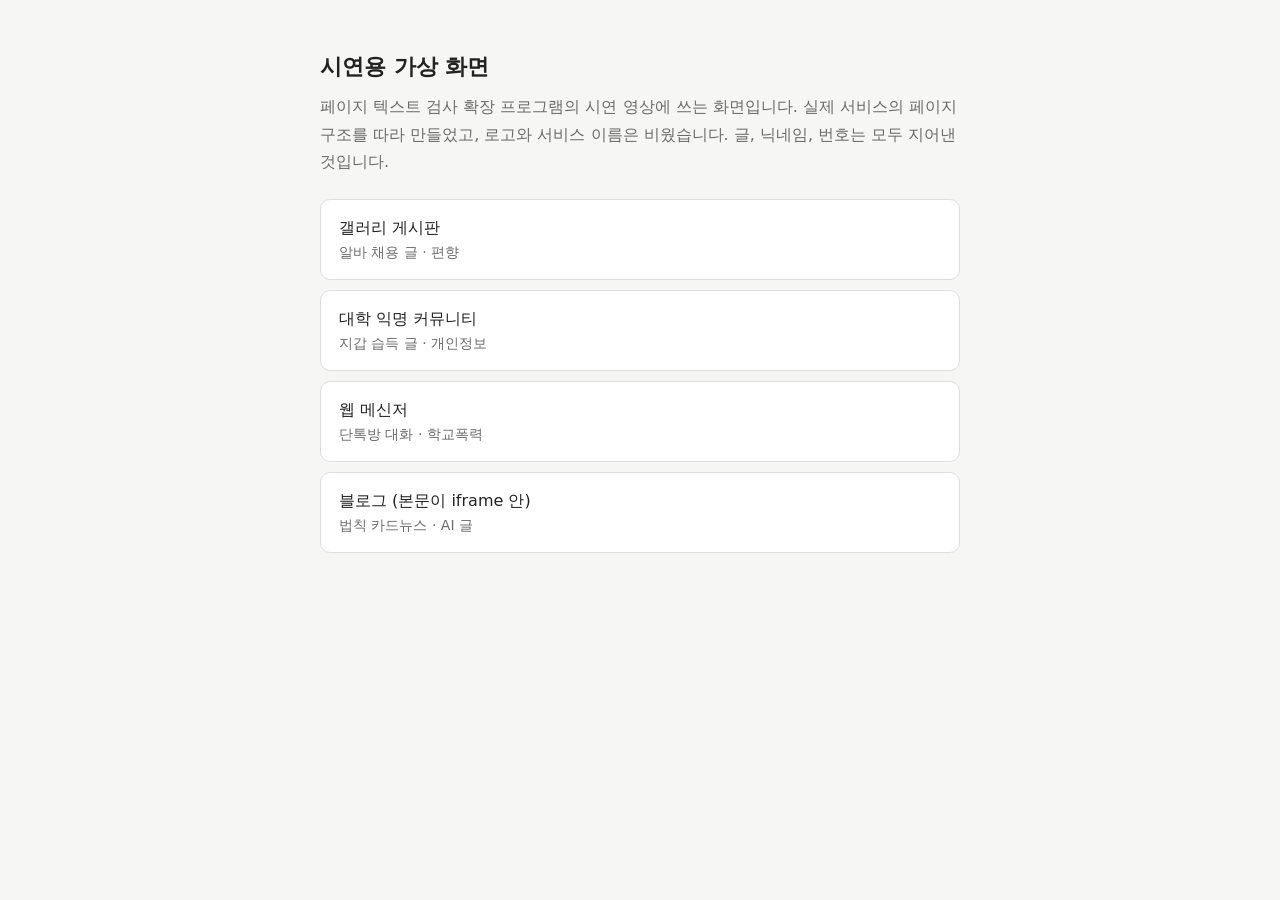
<file: index.html>
<!doctype html>
<html lang="ko">
<head>
<meta charset="utf-8">
<meta name="viewport" content="width=device-width, initial-scale=1">
<meta name="robots" content="noindex, nofollow">
<title>시연용 가상 화면</title>
<style>
  :root { --bg: #f6f6f4; --ink: #222; --muted: #6b6b6b; --line: #ddd; --paper: #fff; }
  @media (prefers-color-scheme: dark) { :root { --bg: #18181a; --ink: #eee; --muted: #a0a0a0; --line: #333; --paper: #222225; } }
  body { margin: 0; background: var(--bg); color: var(--ink); font: 16px/1.7 "Apple SD Gothic Neo", "Malgun Gothic", system-ui, sans-serif; }
  main { max-width: 640px; margin: 0 auto; padding: 48px 16px; }
  h1 { font-size: 22px; margin: 0 0 8px; }
  p { color: var(--muted); margin: 0 0 24px; }
  a { display: block; background: var(--paper); border: 1px solid var(--line); border-radius: 10px; padding: 14px 18px; margin-bottom: 10px; color: inherit; text-decoration: none; }
  a span { display: block; color: var(--muted); font-size: 14px; }
</style>
</head>
<body>
<main>
  <h1>시연용 가상 화면</h1>
  <p>페이지 텍스트 검사 확장 프로그램의 시연 영상에 쓰는 화면입니다. 실제 서비스의 페이지 구조를 따라 만들었고, 로고와 서비스 이름은 비웠습니다. 글, 닉네임, 번호는 모두 지어낸 것입니다.</p>
  <a href="gallery/index.html">갤러리 게시판<span>알바 채용 글 · 편향</span></a>
  <a href="campus/index.html">대학 익명 커뮤니티<span>지갑 습득 글 · 개인정보</span></a>
  <a href="chat/index.html">웹 메신저<span>단톡방 대화 · 학교폭력</span></a>
  <a href="blog/index.html">블로그 (본문이 iframe 안)<span>법칙 카드뉴스 · AI 글</span></a>
</main>
</body>
</html>
</file>
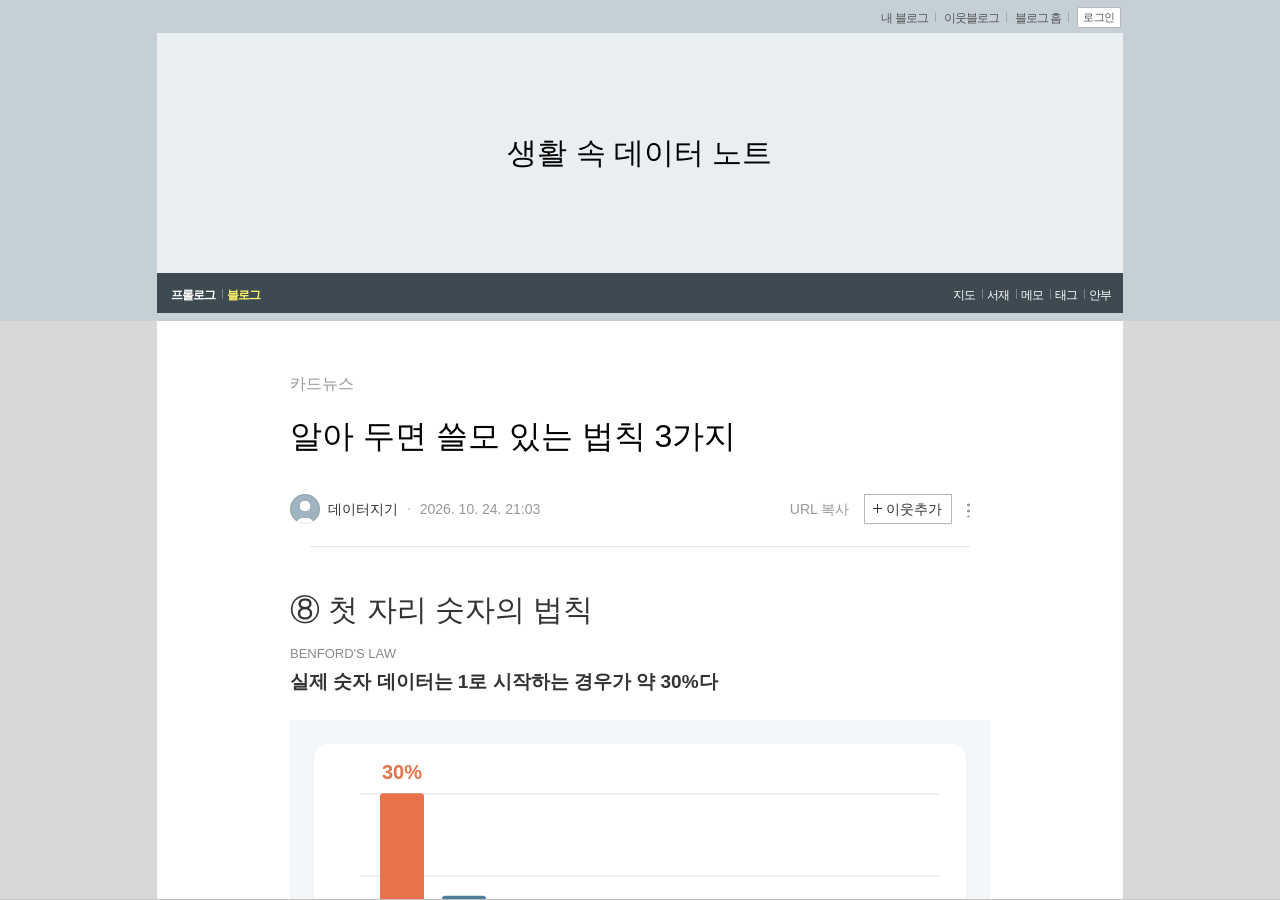
<file: blog/index.html>
<!DOCTYPE html>
<html lang="ko">
<head>
<meta charset="utf-8">
<meta name="robots" content="noindex, nofollow">
<title>생활 속 데이터 노트</title>
<style type="text/css">
html { width: 100%; height: 100%; }
body { width: 100%; height: 100%; margin: 0; padding: 0; font-size: 0; }
#mainFrame { width: 100%; height: 100%; margin: 0; padding: 0; border: 0; }
.blind { position: absolute; overflow: hidden; clip: rect(0 0 0 0); width: 1px; height: 1px; margin: -1px; }
</style>
</head>
<body>
<iframe id="mainFrame" name="mainFrame" allowfullscreen="true" src="PostView.html?blogId=datanote_jigi&amp;logNo=224460210384&amp;redirect=Dlog&amp;widgetTypeCall=true&amp;noTrackingCode=true&amp;directAccess=false" scrolling="auto"></iframe>
<p class="blind">이 페이지는 확장 프로그램 시연을 위해 만든 가상의 화면입니다. 글, 닉네임, 번호는 모두 지어낸 것입니다.</p>
<script>
// The outer page takes its title from the post page inside the frame.
(function () {
  var frame = document.getElementById("mainFrame");
  frame.addEventListener("load", function () {
    try { if (frame.contentDocument && frame.contentDocument.title) document.title = frame.contentDocument.title; } catch (e) {}
  });
})();
</script>
</body>
</html>
</file>
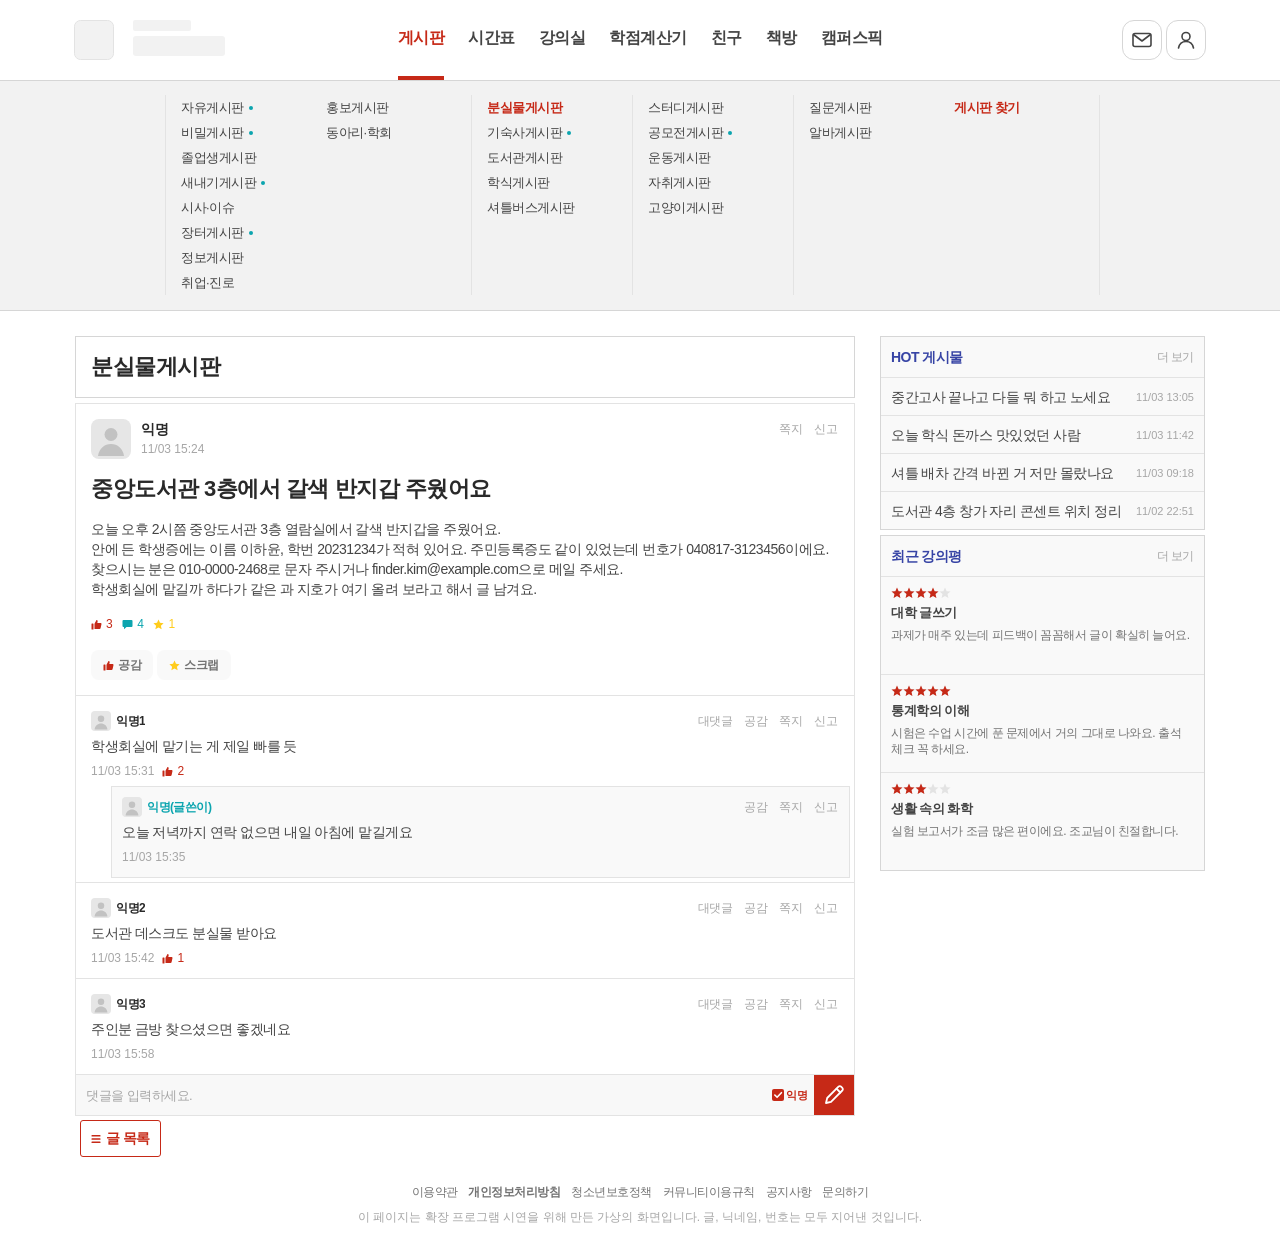
<file: campus/index.html>
<!DOCTYPE html>
<html lang="ko">
<head>
<meta charset="utf-8">
<meta name="robots" content="noindex, nofollow">
<meta name="viewport" content="width=device-width, initial-scale=1">
<title>분실물게시판</title>
<link rel="icon" href="data:,">
<link rel="stylesheet" href="style.css">
</head>
<body>
<div id="app">
  <nav>
    <div class="wrap">
      <div id="logo">
        <a href="./"><img src="img/blank.svg" alt=""></a>
        <p><span class="name multiple"></span><span class="subname"></span></p>
      </div>
      <div id="account">
        <a href="./" title="쪽지함" class="icon message">쪽지함</a>
        <a href="./" title="내 정보" class="icon my">내 정보</a>
      </div>
      <ul id="menu">
        <li class="active"><a href="./">게시판</a></li>
        <li><a href="./">시간표</a></li>
        <li><a href="./">강의실</a></li>
        <li><a href="./">학점계산기</a></li>
        <li><a href="./">친구</a></li>
        <li><a href="./">책방</a></li>
        <li><a href="./">캠퍼스픽</a></li>
      </ul>
    </div>
  </nav>

  <div id="submenu">
    <div class="wrap">
      <div class="divider"></div>
      <div class="group">
        <ul>
          <li><a href="./" class="new">자유게시판</a></li>
          <li><a href="./" class="new">비밀게시판</a></li>
          <li><a href="./">졸업생게시판</a></li>
          <li><a href="./" class="new">새내기게시판</a></li>
          <li><a href="./">시사·이슈</a></li>
          <li><a href="./" class="new">장터게시판</a></li>
          <li><a href="./">정보게시판</a></li>
          <li><a href="./">취업·진로</a></li>
        </ul>
      </div>
      <div class="group">
        <ul>
          <li><a href="./">홍보게시판</a></li>
          <li><a href="./">동아리·학회</a></li>
        </ul>
      </div>
      <div class="divider"></div>
      <div class="group">
        <ul>
          <li><a href="./" class="active">분실물게시판</a></li>
          <li><a href="./" class="new">기숙사게시판</a></li>
          <li><a href="./">도서관게시판</a></li>
          <li><a href="./">학식게시판</a></li>
          <li><a href="./">셔틀버스게시판</a></li>
        </ul>
      </div>
      <div class="divider"></div>
      <div class="group">
        <ul>
          <li><a href="./">스터디게시판</a></li>
          <li><a href="./" class="new">공모전게시판</a></li>
          <li><a href="./">운동게시판</a></li>
          <li><a href="./">자취게시판</a></li>
          <li><a href="./">고양이게시판</a></li>
        </ul>
      </div>
      <div class="divider"></div>
      <div class="group">
        <ul>
          <li><a href="./">질문게시판</a></li>
          <li><a href="./">알바게시판</a></li>
        </ul>
      </div>
      <div class="group">
        <ul>
          <li><a href="./" class="search">게시판 찾기</a></li>
        </ul>
      </div>
      <div class="divider"></div>
      <hr>
    </div>
  </div>

  <div id="container" class="article">
    <aside class="none">
      <div class="title">
        <a class="hamburger"></a>
        <h1><a href="./">분실물게시판</a></h1>
      </div>
    </aside>
    <div class="rightside">
      <div class="card">
        <div class="board">
          <h3><a href="./">HOT 게시물<span>더 보기</span></a></h3>
          <a class="list" href="./"><time>11/03 13:05</time><p>중간고사 끝나고 다들 뭐 하고 노세요</p><hr></a>
          <a class="list" href="./"><time>11/03 11:42</time><p>오늘 학식 돈까스 맛있었던 사람</p><hr></a>
          <a class="list" href="./"><time>11/03 09:18</time><p>셔틀 배차 간격 바뀐 거 저만 몰랐나요</p><hr></a>
          <a class="list" href="./"><time>11/02 22:51</time><p>도서관 4층 창가 자리 콘센트 위치 정리</p><hr></a>
        </div>
      </div>
      <div class="card">
        <div class="board">
          <h3><a href="./">최근 강의평<span>더 보기</span></a></h3>
          <a class="article" href="./"><span class="star"><span class="on" style="width: 80%;"></span></span><p class="title">대학 글쓰기</p><p class="small">과제가 매주 있는데 피드백이 꼼꼼해서 글이 확실히 늘어요.</p><hr></a>
          <a class="article" href="./"><span class="star"><span class="on" style="width: 100%;"></span></span><p class="title">통계학의 이해</p><p class="small">시험은 수업 시간에 푼 문제에서 거의 그대로 나와요. 출석 체크 꼭 하세요.</p><hr></a>
          <a class="article" href="./"><span class="star"><span class="on" style="width: 60%;"></span></span><p class="title">생활 속의 화학</p><p class="small">실험 보고서가 조금 많은 편이에요. 조교님이 친절합니다.</p><hr></a>
        </div>
      </div>
    </div>
    <div class="wrap title">
      <h1><a href="./">분실물게시판</a></h1>
      <hr>
    </div>
    <div class="wrap notification none"></div>
    <div class="wrap bubbles none"></div>
    <div class="wrap articles">
      <div class="loading"></div>
    </div>
    <hr>
  </div>

  <footer id="bottom">
    <ul class="links">
      <li><a href="./">이용약관</a></li>
      <li class="privacy"><a href="./">개인정보처리방침</a></li>
      <li><a href="./">청소년보호정책</a></li>
      <li><a href="./">커뮤니티이용규칙</a></li>
      <li><a href="./">공지사항</a></li>
      <li><a href="./">문의하기</a></li>
    </ul>
    <p class="notice">이 페이지는 확장 프로그램 시연을 위해 만든 가상의 화면입니다. 글, 닉네임, 번호는 모두 지어낸 것입니다.</p>
  </footer>
</div>

<script>
// The service fetches the article as data and renders it on the client; here the reply is inline.
var DATA = {
  moim: { name: "분실물게시판" },
  article: {
    title: "중앙도서관 3층에서 갈색 반지갑 주웠어요",
    text: "오늘 오후 2시쯤 중앙도서관 3층 열람실에서 갈색 반지갑을 주웠어요.<br />안에 든 학생증에는 이름 이하윤, 학번 20231234가 적혀 있어요. 주민등록증도 같이 있었는데 번호가 040817-3123456이에요.<br />찾으시는 분은 010-0000-2468로 문자 주시거나 finder.kim@example.com으로 메일 주세요.<br />학생회실에 맡길까 하다가 같은 과 지호가 여기 올려 보라고 해서 글 남겨요.",
    created_at: "2026-11-03 15:24:10",
    posvote: 3, comment: 4, scrap_count: 1,
    user_nickname: "익명", user_picture: "img/profile.svg"
  },
  comments: [
    { id: "c1", parent_id: "0", user_nickname: "익명1", text: "학생회실에 맡기는 게 제일 빠를 듯", created_at: "2026-11-03 15:31:02", posvote: 2 },
    { id: "c2", parent_id: "c1", user_nickname: "익명(글쓴이)", is_writer: true, text: "오늘 저녁까지 연락 없으면 내일 아침에 맡길게요", created_at: "2026-11-03 15:35:47", posvote: 0 },
    { id: "c3", parent_id: "0", user_nickname: "익명2", text: "도서관 데스크도 분실물 받아요", created_at: "2026-11-03 15:42:19", posvote: 1 },
    { id: "c4", parent_id: "0", user_nickname: "익명3", text: "주인분 금방 찾으셨으면 좋겠네요", created_at: "2026-11-03 15:58:33", posvote: 0 }
  ]
};

(function () {
  function el(tag, attrs, children) {
    var node = document.createElement(tag);
    for (var k in attrs || {}) {
      if (k === "text") node.textContent = attrs[k];
      else node.setAttribute(k, attrs[k]);
    }
    (children || []).forEach(function (c) { node.appendChild(c); });
    return node;
  }
  // "2026-11-03 15:24:10" -> "11/03 15:24"
  function shortTime(s) {
    var m = /^\d{4}-(\d{2})-(\d{2}) (\d{2}):(\d{2})/.exec(s);
    return m ? m[1] + "/" + m[2] + " " + m[3] + ":" + m[4] : s;
  }
  // The reply carries the body as text with <br /> between lines: one p.large, text nodes and <br>.
  function bodyParagraph(html) {
    var p = el("p", { "class": "large" });
    html.split(/<br\s*\/?>/i).forEach(function (line, i) {
      if (i > 0) p.appendChild(document.createElement("br"));
      p.appendChild(document.createTextNode(line));
    });
    return p;
  }
  function statusList(items, extraClass) {
    return el("ul", { "class": "status" + (extraClass ? " " + extraClass : "") }, items.map(function (it) {
      var li = el("li", { "class": it[0], text: it[1] });
      if (it[2]) li.setAttribute("title", it[2]);
      if (it[0] === "messagesend") li.setAttribute("data-modal", "messageSend");
      return li;
    }));
  }
  function commentNode(c) {
    var child = c.parent_id !== "0";
    var buttons = child ? [] : [["childcomment", "대댓글"]];
    buttons = buttons.concat([["commentvote", "공감"], ["messagesend", "쪽지"], ["abuse", "신고"]]);
    var vote = el("li", { "class": "vote commentvote", text: String(c.posvote) });
    vote.style.display = c.posvote > 0 ? "list-item" : "none";
    return el("article", { "class": child ? "child" : "parent" }, [
      el("img", { src: DATA.article.user_picture, "class": "picture medium", alt: "" }),
      el("h3", { "class": "medium" + (c.is_writer ? " writer" : ""), text: c.user_nickname }),
      statusList(buttons),
      el("hr"),
      el("p", { "class": "large", text: c.text }),
      el("time", { "class": "medium", text: shortTime(c.created_at) }),
      el("ul", { "class": "status commentvotestatus" }, [vote])
    ]);
  }
  function writeForm(child) {
    var anonym = el("li", { title: "익명", "class": "anonym active" });
    anonym.addEventListener("click", function () { anonym.classList.toggle("active"); });
    var form = el("form", { "class": child ? "writecomment child" : "writecomment" }, [
      el("input", { type: "text", name: "text", maxlength: "300", autocomplete: "off",
        placeholder: child ? "대댓글을 입력하세요." : "댓글을 입력하세요.", "class": "text" }),
      el("ul", { "class": "option" }, [anonym, el("li", { title: child ? "대댓글 작성 완료" : "댓글 작성 완료", "class": "submit" })]),
      el("div", { "class": "clearBothOnly" })
    ]);
    form.addEventListener("submit", function (e) { e.preventDefault(); });
    if (child) form.style.display = "none";
    return form;
  }

  function render() {
    var a = DATA.article;
    var post = el("a", { "class": "article" }, [
      el("img", { src: a.user_picture, "class": "picture large", alt: "" }),
      el("div", { "class": "profile" }, [
        el("h3", { "class": "large", text: a.user_nickname }),
        el("time", { "class": "large", text: shortTime(a.created_at) })
      ]),
      statusList([["messagesend", "쪽지"], ["abuse", "신고"]]),
      el("hr"),
      el("h2", { "class": "large", text: a.title }),
      bodyParagraph(a.text),
      statusList([["vote", String(a.posvote), "공감"], ["comment", String(a.comment), "댓글"], ["scrap", String(a.scrap_count), "스크랩"]], "left"),
      el("hr"),
      el("div", { "class": "buttons" }, [el("span", { "class": "posvote", text: "공감" }), el("span", { "class": "scrap", text: "스크랩" })])
    ]);
    var comments = el("div", { "class": "comments" }, DATA.comments.map(commentNode).concat([writeForm(true), writeForm(false)]));
    comments.style.display = "block";
    var wrap = document.querySelector("#container > div.wrap.articles");
    wrap.textContent = "";
    wrap.appendChild(el("article", { "class": "item" }, [post, comments]));
    wrap.appendChild(el("div", { "class": "clearBothOnly" }));
    wrap.appendChild(el("div", { "class": "pagination" }, [el("a", { "class": "list", href: "./", text: "글 목록" })]));
    document.title = a.title + " - " + DATA.moim.name;
  }

  window.addEventListener("load", function () { setTimeout(render, 120); });
})();
</script>
</body>
</html>
</file>
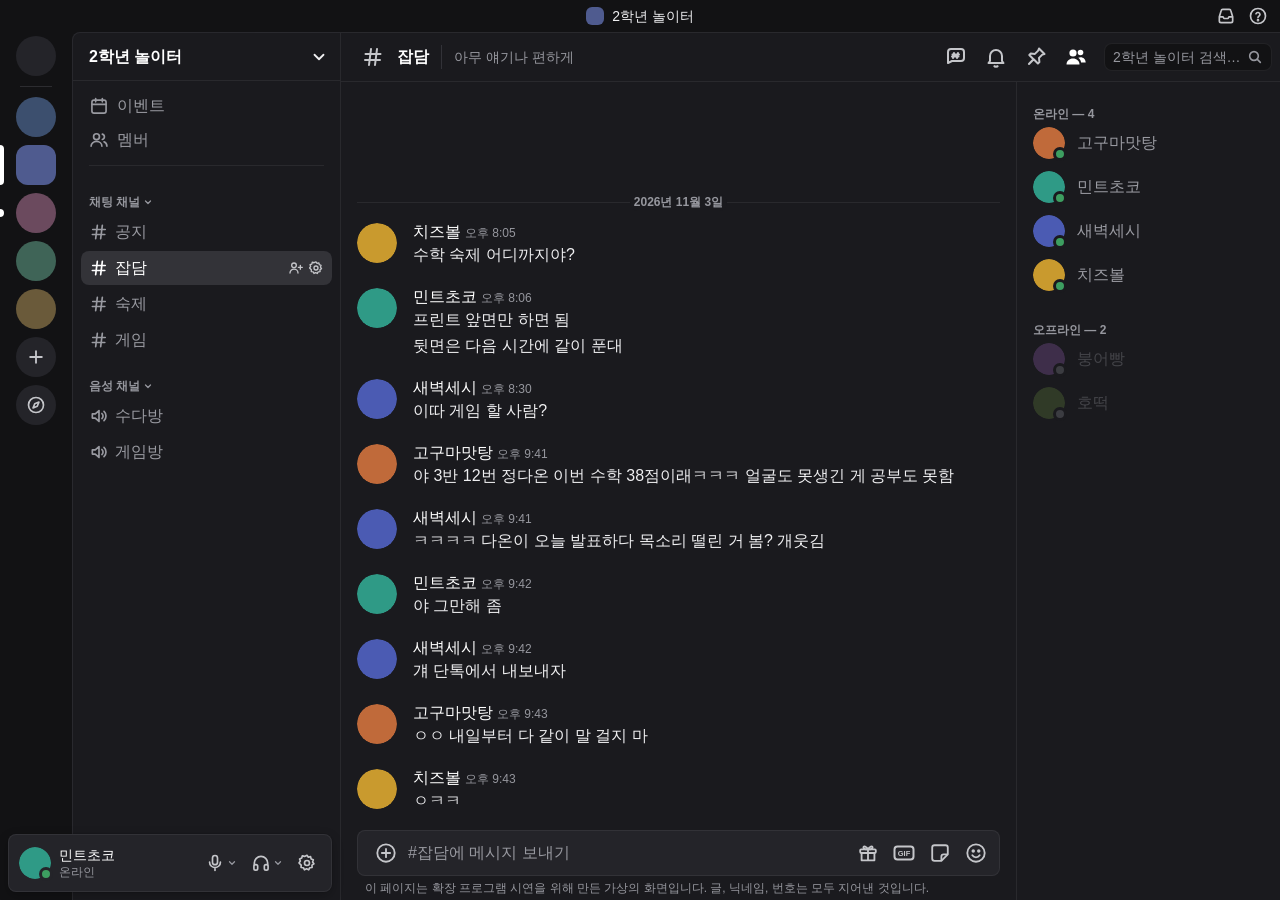
<file: chat/index.html>
<!doctype html>
<html lang="ko" class="platform-web theme-dark theme-darker images-dark density-default font-size-16 has-webkit-scrollbar visual-refresh">
<head>
<meta charset="utf-8">
<meta name="viewport" content="width=device-width, initial-scale=1">
<meta name="robots" content="noindex, nofollow">
<title>#잡담 | 2학년 놀이터</title>
<link rel="icon" href="data:,">
<style>
:root {
  --background-base-lowest: #121214;
  --background-base-lower: #1a1a1e;
  --background-base-low: #202024;
  --background-surface-high: #242429;
  --background-surface-higher: #28282d;
  --background-surface-highest: #2c2d32;
  --text-default: #efeff1;
  --text-strong: #ffffff;
  --text-subtle: #c5c6ca;
  --text-muted: #96979e;
  --channels-default: #999aa1;
  --text-link: #4d96ee;
  --brand-500: #5865f2;
  --border-subtle: rgba(151, 151, 159, 0.122);
  --border-normal: rgba(151, 151, 159, 0.2);
  --interactive-background-hover: rgba(151, 151, 159, 0.122);
  --interactive-background-active: rgba(151, 151, 159, 0.161);
  --interactive-background-selected: rgba(151, 151, 159, 0.2);
  --interactive-icon-default: #c5c6ca;
  --message-background-hover: rgba(151, 151, 159, 0.078);
  --status-online: #3d9e60;
  --status-danger: #da3e44;
  --font-primary: "gg sans", "Apple SD Gothic Neo", "Noto Sans KR", "Malgun Gothic", "Noto Sans", "Helvetica Neue", Helvetica, Arial, sans-serif;
  --custom-guild-list-width: 72px;
  --custom-guild-sidebar-width: 268px;
  --custom-member-list-width: 264px;
  --custom-channel-header-height: 49px;
  --custom-app-top-bar-height: 32px;
  --custom-message-group-spacing: 16px;
}
* { box-sizing: border-box; }
html, body { margin: 0; height: 100%; }
body {
  background: var(--background-base-lowest);
  color: var(--text-default);
  font-family: var(--font-primary);
  font-size: 16px;
  line-height: 1.375;
  overflow: hidden;
  -webkit-font-smoothing: antialiased;
  text-rendering: optimizeLegibility;
}
button { font: inherit; color: inherit; background: none; border: 0; padding: 0; cursor: pointer; }
ul, ol { list-style: none; margin: 0; padding: 0; }
h1, h2, h3 { margin: 0; font: inherit; }
svg { display: block; flex: none; }
.hiddenVisually_b18fe2 {
  position: absolute; width: 1px; height: 1px; margin: -1px; padding: 0; border: 0;
  overflow: hidden; clip: rect(0 0 0 0); clip-path: inset(50%); white-space: nowrap;
}

/* app shell */
.appMount__51fd7 { position: absolute; inset: 0; display: flex; flex-direction: column; }
.appMount__51fd7 > div, .appAsidePanelWrapper_a3002d, .notAppAsidePanel_a3002d, .app__160d8,
.layers__960e4, .layer__960e4, .container__5e434 { display: flex; flex: 1 1 auto; min-height: 0; min-width: 0; position: relative; }
.bg__960e4 { position: absolute; inset: 0; background: var(--background-base-lowest); }
.base__5e434 { display: flex; flex-direction: column; flex: 1 1 auto; min-width: 0; min-height: 0; }

/* top bar */
.bar_c38106 {
  height: var(--custom-app-top-bar-height); flex: none; display: grid;
  grid-template-columns: 1fr auto 1fr; align-items: center; padding: 0 8px;
}
.leading_c38106 { min-width: 0; }
.title_c38106 { display: flex; justify-content: center; min-width: 0; }
.title_edbb22 { display: flex; align-items: center; gap: 8px; }
.guildIcon_edbb22 { width: 18px; height: 18px; border-radius: 6px; background: #4f5b8f; flex: none; }
.defaultColor__4bd52 { color: var(--text-default); font-size: 14px; font-weight: 500; line-height: 18px; white-space: nowrap; }
.trailing_c38106 { display: flex; justify-content: flex-end; align-items: center; gap: 4px; }
.button__85643 { width: 28px; height: 28px; display: flex; align-items: center; justify-content: center; border-radius: 6px; color: var(--interactive-icon-default); }
.button__85643:hover { background: var(--interactive-background-hover); color: var(--text-strong); }

.content__5e434 { display: flex; flex: 1 1 auto; min-height: 0; position: relative; }

/* left: guild rail + channel list + user area */
.sidebar__5e434 {
  width: calc(var(--custom-guild-list-width) + var(--custom-guild-sidebar-width));
  flex: none; display: flex; position: relative; min-height: 0;
}
.guilds_c48ade { width: var(--custom-guild-list-width); flex: none; position: relative; overflow: hidden; background: var(--background-base-lowest); }
.tree_ef3116, .itemsContainer_ef3116 { height: 100%; }
.scroller_ef3116 { height: 100%; overflow: hidden; display: flex; flex-direction: column; align-items: center; gap: 8px; padding: 4px 0 88px; }
.stack_dbd263 { display: flex; flex-direction: column; align-items: center; gap: 8px; width: 100%; }
.listItem__650eb { position: relative; width: var(--custom-guild-list-width); display: flex; justify-content: center; }
.wrapper__58105 { position: absolute; top: 0; left: 0; width: 8px; height: 40px; display: flex; align-items: center; overflow: hidden; pointer-events: none; }
.item__58105 { display: block; width: 8px; margin-left: -4px; border-radius: 0 4px 4px 0; background: var(--text-strong); }
.blobContainer_e5445c { width: 40px; height: 40px; }
.wrapper__6e9f8 {
  width: 40px; height: 40px; border-radius: 50%; display: flex; align-items: center; justify-content: center;
  cursor: pointer; transition: border-radius .15s ease-out, background-color .15s ease-out; overflow: hidden;
}
.wrapper__6e9f8:hover, .wrapper__6e9f8.selected__6e9f8 { border-radius: 12px; }
.homeBlank__6e9f8 { background: var(--background-surface-high); }
.guildSeparator__252b6 { width: 32px; height: 1px; background: var(--border-normal); margin: 2px 0; }
.circleIconButton__5bc7e { background: var(--background-surface-high); color: var(--text-subtle); }
.circleIconButton__5bc7e:hover { background: var(--brand-500); color: #fff; }

.sidebarList__5e434 {
  width: var(--custom-guild-sidebar-width); flex: none; display: flex; flex-direction: column; min-height: 0;
  background: var(--background-base-lower); border-top: 1px solid var(--border-subtle); border-left: 1px solid var(--border-subtle);
}
.sidebarListRounded__5e434 { border-top-left-radius: 8px; }
.container__2637a { display: flex; flex-direction: column; flex: 1 1 auto; min-height: 0; }
.container_f37cb1 { flex: none; height: 48px; border-bottom: 1px solid var(--border-subtle); cursor: pointer; }
.container_f37cb1:hover { background: var(--interactive-background-hover); }
.header_f37cb1 { height: 100%; display: flex; align-items: center; padding: 0 12px 0 16px; }
.headerContent_f37cb1 { flex: 1 1 auto; min-width: 0; display: flex; align-items: center; }
.name_f37cb1 { font-size: 16px; font-weight: 600; line-height: 20px; color: var(--text-strong); white-space: nowrap; overflow: hidden; text-overflow: ellipsis; }
.headerButton_f37cb1 { color: var(--text-default); display: flex; }
.scroller__629e4 { flex: 1 1 auto; min-height: 0; overflow: hidden auto; padding-bottom: 76px; scrollbar-width: none; }
.scroller__629e4::-webkit-scrollbar { display: none; }
.content__629e4 { padding-top: 8px; }
.sectionDivider__629e4 { height: 1px; margin: 8px 16px; background: var(--border-subtle); }
.channelRow__629e4 { margin: 0 8px; }
.extraRow__629e4 {
  display: flex; align-items: center; gap: 8px; height: 34px; padding: 0 8px; border-radius: 8px;
  color: var(--channels-default); font-size: 16px; font-weight: 500; cursor: pointer;
}
.extraRow__629e4:hover { background: var(--interactive-background-hover); color: var(--text-default); }

.containerDefault__29444 { padding-top: 16px; }
.wrapper__29444 { display: flex; align-items: center; height: 24px; padding: 0 8px 0 16px; cursor: pointer; color: var(--text-muted); }
.wrapper__29444:hover { color: var(--text-default); }
.mainContent__29444 { display: flex; align-items: center; gap: 2px; flex: 1 1 auto; min-width: 0; }
.name__29444 { font-size: 12px; font-weight: 600; line-height: 16px; white-space: nowrap; }
.children__29444 { display: flex; opacity: 0; }
.wrapper__29444:hover .children__29444 { opacity: 1; }

.containerDefault_c69b6d { padding: 1px 0; margin: 0 8px; }
.wrapper__2ea32 { position: relative; border-radius: 8px; }
.wrapper__2ea32:hover { background: var(--interactive-background-hover); }
.wrapper__2ea32.modeSelected__2ea32 { background: var(--interactive-background-selected); }
.content__2ea32 { display: flex; align-items: center; height: 34px; padding: 0 8px; }
.link__2ea32 { display: flex; flex: 1 1 auto; min-width: 0; text-decoration: none; color: var(--channels-default); cursor: pointer; }
.wrapper__2ea32:hover .link__2ea32 { color: var(--text-default); }
.modeSelected__2ea32 .link__2ea32 { color: var(--text-strong); }
.linkTop__2ea32 { display: flex; align-items: center; gap: 6px; min-width: 0; }
.iconContainer__2ea32 { display: flex; color: var(--channels-default); }
.modeSelected__2ea32 .iconContainer__2ea32 { color: var(--text-strong); }
.name__2ea32 { font-size: 16px; font-weight: 500; line-height: 20px; white-space: nowrap; overflow: hidden; text-overflow: ellipsis; }
.children__2ea32 { display: none; gap: 4px; color: var(--interactive-icon-default); }
.wrapper__2ea32:hover .children__2ea32, .modeSelected__2ea32 .children__2ea32 { display: flex; }
.iconItem_c69b6d { display: flex; cursor: pointer; }
.iconItem_c69b6d:hover { color: var(--text-strong); }

/* user area: floats over the bottom of the rail and the channel list */
.panels__5e434 {
  position: absolute; left: 8px; right: 8px; bottom: 8px; z-index: 2;
  background: var(--background-surface-high); border: 1px solid var(--border-subtle); border-radius: 8px;
  box-shadow: 0 0 0 1px rgba(0,0,0,.08), 0 4px 12px rgba(0,0,0,.24);
}
.container__37e49 { height: 56px; display: flex; align-items: center; padding: 0 8px; gap: 4px; }
.avatarWrapper__37e49 { display: flex; align-items: center; gap: 8px; flex: 1 1 auto; min-width: 0; padding: 4px; margin-left: -2px; border-radius: 8px; cursor: pointer; }
.avatarWrapper__37e49:hover { background: var(--interactive-background-hover); }
.wrapper__44b0c { position: relative; flex: none; }
.avatar__44b0c { display: block; border-radius: 50%; }
.status__44b0c {
  position: absolute; right: -2px; bottom: -2px; width: 14px; height: 14px; border-radius: 50%;
  background: var(--status-online); border: 3px solid var(--background-surface-high);
}
.nameTag__37e49 { min-width: 0; }
.title_b6c092 { font-size: 14px; font-weight: 500; line-height: 18px; color: var(--text-strong); white-space: nowrap; }
.subtext__339d0 { font-size: 12px; line-height: 16px; color: var(--text-muted); white-space: nowrap; }
.buttons__37e49 { display: flex; align-items: center; gap: 2px; flex: none; }
.button__67645 { height: 32px; display: flex; align-items: center; justify-content: center; gap: 2px; padding: 0 6px; border-radius: 8px; color: var(--interactive-icon-default); }
.button__67645:hover { background: var(--interactive-background-hover); color: var(--text-strong); }
.button__67645 .caret__67645 { color: var(--text-muted); }

/* right: chat column + member list */
.page__5e434 {
  flex: 1 1 auto; min-width: 0; display: flex; background: var(--background-base-lower);
  border-top: 1px solid var(--border-subtle); border-left: 1px solid var(--border-subtle);
}
.page__5e434 > div { display: flex; flex: 1 1 auto; min-width: 0; }
.chat_f75fb0 { display: flex; flex-direction: column; flex: 1 1 auto; min-width: 0; min-height: 0; background: var(--background-base-lower); }
.subtitleContainer_f75fb0 { flex: none; }
.container__9293f {
  height: var(--custom-channel-header-height); display: flex; align-items: center; padding: 0 8px 0 16px;
  border-bottom: 1px solid var(--border-subtle); background: var(--background-base-lower);
}
.upperContainer__9293f { display: flex; align-items: center; flex: 1 1 auto; min-width: 0; }
.children__9293f { display: flex; align-items: center; flex: 1 1 auto; min-width: 0; overflow: hidden; }
.channelIcon__9293f { color: var(--text-muted); margin-right: 8px; display: flex; }
.titleWrapper__9293f { flex: none; }
.title__9293f { font-size: 16px; font-weight: 600; line-height: 20px; color: var(--text-strong); white-space: nowrap; }
.divider__9293f { width: 1px; height: 24px; margin: 0 12px; background: var(--border-normal); flex: none; }
.topic__6ec1a { font-size: 14px; line-height: 18px; color: var(--text-muted); white-space: nowrap; overflow: hidden; text-overflow: ellipsis; }
.toolbar__9293f { display: flex; align-items: center; gap: 8px; flex: none; }
.iconWrapper__9293f { display: flex; padding: 4px; color: var(--interactive-icon-default); cursor: pointer; border-radius: 6px; }
.iconWrapper__9293f:hover, .iconWrapper__9293f.selected__9293f { color: var(--text-strong); }
.search__49676 { margin-left: 4px; }
.searchBar__97492 {
  width: 168px; height: 28px; display: flex; align-items: center; justify-content: space-between; gap: 6px;
  padding: 0 8px; border-radius: 8px; background: var(--background-base-lowest); border: 1px solid var(--border-subtle);
  color: var(--text-muted); font-size: 14px; line-height: 18px; cursor: text;
}
.searchBar__97492 span { white-space: nowrap; overflow: hidden; text-overflow: ellipsis; }

.content_f75fb0 { display: flex; flex: 1 1 auto; min-height: 0; min-width: 0; }
.chatContent_f75fb0 { display: flex; flex-direction: column; flex: 1 1 auto; min-width: 0; min-height: 0; position: relative; background: var(--background-base-lower); }
.messagesWrapper__36d07 { position: relative; flex: 1 1 auto; min-height: 0; }
.scroller__36d07 { position: absolute; inset: 0; overflow: hidden scroll; overflow-anchor: none; }
.scroller__36d07::-webkit-scrollbar { width: 16px; }
.scroller__36d07::-webkit-scrollbar-track { background: transparent; }
.scroller__36d07::-webkit-scrollbar-thumb { background: #3f4047; border: 4px solid transparent; background-clip: padding-box; border-radius: 8px; min-height: 40px; }
.scrollerContent__36d07 { display: flex; flex-direction: column; justify-content: flex-end; min-height: 100%; }
.scrollerInner__36d07 { min-height: 0; overflow: hidden; outline: none; }
.navigationDescription__36d07 { display: none; }
.scrollerSpacer__36d07 { display: block; height: 24px; }
.chatGradient__36d07 { position: absolute; left: 0; right: 16px; bottom: 0; height: 8px; pointer-events: none; background: linear-gradient(transparent, var(--background-base-lower)); }

/* date divider */
.divider__908e2.hasContent__908e2 {
  position: relative; display: flex; align-items: center; justify-content: center; height: 0;
  margin: 24px 16px 8px; border-top: 1px solid var(--border-subtle); pointer-events: none;
}
.content__908e2 {
  display: block; padding: 2px 4px; margin-top: -1px; background: var(--background-base-lower);
  color: var(--text-muted); font-size: 12px; font-weight: 600; line-height: 13px; border-radius: 8px;
}

/* messages */
.messageListItem__5126c { position: relative; outline: none; }
.message__5126c { position: relative; }
.cozy_c19a55.wrapper_c19a55 {
  padding: 2px 48px 2px 72px; min-height: 22px; overflow-wrap: break-word; user-select: text;
}
.cozy_c19a55.groupStart__5126c { margin-top: var(--custom-message-group-spacing); min-height: 44px; }
.wrapper_c19a55:hover { background: var(--message-background-hover); }
.contents_c19a55 { position: static; }
.avatar_c19a55 {
  position: absolute; left: 16px; top: 2px; margin-top: 2px; width: 40px; height: 40px; border-radius: 50%;
  overflow: hidden; cursor: pointer; user-select: none; flex: none; z-index: 1;
}
.header_c19a55 {
  display: block; position: relative; overflow: hidden; min-height: 22px; line-height: 22px;
  color: var(--text-muted); white-space: break-spaces;
}
.headerText_c19a55 { margin-right: 4px; }
.username_c19a55 { font-size: 16px; font-weight: 500; line-height: 22px; color: var(--text-strong); cursor: pointer; overflow: hidden; }
.username_c19a55:hover { text-decoration: underline; }
.timestamp_c19a55 { font-size: 12px; font-weight: 500; line-height: 22px; color: var(--text-muted); vertical-align: baseline; cursor: default; }
.separator_c19a55 { display: inline-block; width: 0; height: 22px; opacity: 0; overflow: hidden; white-space: pre; vertical-align: top; font-style: normal; }
.alt_c19a55 {
  position: absolute; left: 0; width: 64px; text-align: right; padding-right: 8px;
  font-size: 11px; line-height: 22px; opacity: 0; user-select: none;
}
.wrapper_c19a55:hover .alt_c19a55 { opacity: 1; }
.markup__75297 { font-size: 16px; line-height: 22px; white-space: break-spaces; overflow-wrap: break-word; user-select: text; }
.messageContent_c19a55 { color: var(--text-default); position: relative; overflow: hidden; text-indent: 0; }
.container_b7e1cb { display: grid; grid-auto-flow: row; row-gap: 4px; padding: 0; }
.container_b7e1cb:empty { display: none; }

/* input */
.form_f75fb0 { flex: none; position: relative; padding: 0 16px; margin-top: -8px; }
.channelBottomBarArea_f75fb0 { position: relative; }
.channelTextArea__74017 { position: relative; margin-bottom: 0; }
.scrollableContainer__74017 {
  border-radius: 8px; background: var(--background-surface-high); border: 1px solid var(--border-subtle); overflow: hidden;
}
.inner__74017 { display: flex; align-items: flex-start; min-height: 44px; padding-left: 12px; }
.attachWrapper__0923f { flex: none; height: 44px; display: flex; align-items: center; margin-right: 6px; }
.attachButton__0923f { width: 32px; height: 32px; display: flex; align-items: center; justify-content: center; border-radius: 8px; color: var(--interactive-icon-default); }
.attachButton__0923f:hover { color: var(--text-strong); background: var(--interactive-background-hover); }
.textArea__74017 { position: relative; flex: 1 1 auto; min-width: 0; }
.placeholder__1b31f, .editor__1b31f { padding: 11px 10px 11px 0; font-size: 16px; line-height: 22px; }
.placeholder__1b31f { position: absolute; inset: 0; color: var(--text-muted); pointer-events: none; white-space: nowrap; overflow: hidden; text-overflow: ellipsis; }
.editor__1b31f { min-height: 44px; outline: none; color: var(--text-default); caret-color: var(--text-default); white-space: pre-wrap; overflow-wrap: break-word; }
.editor__1b31f:not(:empty) + .placeholder__1b31f, .textArea__74017.hasText__74017 .placeholder__1b31f { display: none; }
.buttons__74017 { flex: none; display: flex; align-items: center; height: 44px; padding-right: 6px; gap: 2px; }
.button__201d5.lookBlank__201d5 { width: 34px; height: 32px; display: flex; align-items: center; justify-content: center; border-radius: 8px; color: var(--interactive-icon-default); }
.button__201d5.lookBlank__201d5:hover { color: var(--text-strong); background: var(--interactive-background-hover); }
.base_b88801 {
  height: 24px; display: flex; align-items: center; padding: 0 8px; overflow: hidden;
  font-size: 12px; line-height: 16px; color: var(--text-muted); white-space: nowrap;
}

/* member list */
.container_c8ffbb { width: var(--custom-member-list-width); flex: none; display: flex; background: var(--background-base-lower); border-left: 1px solid var(--border-subtle); min-height: 0; }
.membersWrap_c8ffbb { flex: 1 1 auto; display: flex; flex-direction: column; min-height: 0; }
.members_c8ffbb { flex: 1 1 auto; overflow: hidden auto; padding: 0 8px 20px; scrollbar-width: none; }
.members_c8ffbb::-webkit-scrollbar { display: none; }
.membersGroup_c8ffbb { height: 40px; padding: 24px 8px 0 8px; font-size: 12px; font-weight: 600; line-height: 16px; color: var(--text-muted); white-space: nowrap; }
.member__5d473 { margin-bottom: 2px; }
.container__91a9d { display: flex; align-items: center; height: 42px; padding: 0 8px; border-radius: 8px; cursor: pointer; }
.container__91a9d:hover { background: var(--interactive-background-hover); }
.container__91a9d:hover .name__91a9d { color: var(--text-default); }
.avatar__91a9d { margin-right: 12px; }
.content__91a9d { min-width: 0; flex: 1 1 auto; }
.name__91a9d { font-size: 16px; font-weight: 500; line-height: 20px; color: var(--channels-default); white-space: nowrap; overflow: hidden; text-overflow: ellipsis; }
.subText__91a9d { font-size: 12px; line-height: 16px; color: var(--text-muted); white-space: nowrap; overflow: hidden; text-overflow: ellipsis; }
.offline__5d473 { opacity: .32; }
.offline__5d473 .status__44b0c { background: #82838b; }
.members_c8ffbb .status__44b0c { border-color: var(--background-base-lower); }
</style>
</head>
<body>
<div id="app-mount" class="appMount__51fd7">
<div>
<div class="appAsidePanelWrapper_a3002d">
<div class="notAppAsidePanel_a3002d">
<div class="app__160d8">
<div class="bg__960e4 theme-dark theme-darker images-dark"></div>
<div class="layers__960e4 layers__160d8">
<div class="layer__960e4 baseLayer__960e4">
<div class="container__5e434">
<div class="base__5e434">

  <div class="bar_c38106 theme-dark theme-darker images-dark">
    <div class="leading_c38106"></div>
    <div class="title_c38106">
      <div class="title_edbb22">
        <div class="icon_f34534 guildIcon_edbb22 iconSizeSmol_f34534 iconActiveSmol_f34534" aria-hidden="true"></div>
        <div class="defaultColor__4bd52 lineClamp1__4bd52 text-sm/medium_cf4812" data-text-variant="text-sm/medium">2학년 놀이터</div>
      </div>
    </div>
    <div class="trailing_c38106">
      <div class="clickable__81391 button__85643" role="button" tabindex="0" aria-label="받은 편지함">
        <svg width="20" height="20" viewBox="0 0 24 24" fill="none" stroke="currentColor" stroke-width="2" stroke-linejoin="round"><path d="M4 13l2.2-7.4A2 2 0 0 1 8.1 4h7.8a2 2 0 0 1 1.9 1.6L20 13v5a2 2 0 0 1-2 2H6a2 2 0 0 1-2-2z"/><path d="M4 13h4.5l1 2h5l1-2H20"/></svg>
      </div>
      <a class="anchor_edefb8 button__85643" href="#" aria-label="도움말">
        <svg width="20" height="20" viewBox="0 0 24 24" fill="none" stroke="currentColor" stroke-width="2" stroke-linecap="round"><circle cx="12" cy="12" r="9"/><path d="M9.6 9.3a2.5 2.5 0 0 1 4.8.9c0 1.7-2.4 2.1-2.4 3.6"/><circle cx="12" cy="17" r=".6" fill="currentColor"/></svg>
      </a>
    </div>
  </div>

  <div class="content__5e434">

    <div class="sidebar__5e434">
      <nav class="wrapper_ef3116 guilds_c48ade theme-dark images-dark" aria-label="서버 사이드바">
        <ul class="tree_ef3116" role="tree" tabindex="0" data-list-id="guildsnav">
          <div class="itemsContainer_ef3116">
            <div class="stack_dbd263 scroller_ef3116 scrollerBase_d125d2" data-direction="vertical">
              <div class="tutorialContainer__1f388">
                <div class="listItem__650eb">
                  <div class="listItemWrapper__91816">
                    <div class="wrapper__6e9f8 homeBlank__6e9f8" role="treeitem" data-list-item-id="guildsnav___home" tabindex="-1" aria-level="1" aria-label="다이렉트 메시지"></div>
                  </div>
                </div>
              </div>
              <div class="listItem__650eb"><div class="guildSeparator__252b6"></div></div>
              <div class="stack_dbd263" role="group" aria-label="서버" id="guild-list"></div>
              <div class="listItem__650eb">
                <div class="wrapper__6e9f8 circleIconButton__5bc7e" role="treeitem" tabindex="-1" aria-label="서버 추가하기">
                  <svg width="20" height="20" viewBox="0 0 24 24" fill="none" stroke="currentColor" stroke-width="2.2" stroke-linecap="round"><path d="M12 5v14M5 12h14"/></svg>
                </div>
              </div>
              <div class="listItem__650eb">
                <div class="wrapper__6e9f8 circleIconButton__5bc7e" role="treeitem" tabindex="-1" aria-label="둘러보기">
                  <svg width="20" height="20" viewBox="0 0 24 24" fill="none" stroke="currentColor" stroke-width="2" stroke-linejoin="round"><circle cx="12" cy="12" r="9"/><path d="M15.5 8.5l-2 5-5 2 2-5z"/></svg>
                </div>
              </div>
            </div>
          </div>
        </ul>
      </nav>

      <div class="sidebarList__5e434 sidebarListRounded__5e434">
        <nav class="container__2637a" aria-label="2학년 놀이터 (서버)">
          <div class="container_f37cb1 clickable_f37cb1">
            <header class="header_f37cb1">
              <div class="headerContent_f37cb1 primaryInfo_f37cb1"><h1 class="name_f37cb1">2학년 놀이터</h1></div>
              <div class="headerButton_f37cb1" role="button" aria-label="2학년 놀이터, 서버 작업" tabindex="0">
                <svg width="18" height="18" viewBox="0 0 24 24" fill="none" stroke="currentColor" stroke-width="2.4" stroke-linecap="round" stroke-linejoin="round"><path d="M6 9l6 6 6-6"/></svg>
              </div>
            </header>
          </div>
          <div class="scroller__629e4 thin_d125d2 scrollerBase_d125d2" id="channels" tabindex="0">
            <ul aria-label="채널" class="content__629e4" id="channel-tree"></ul>
          </div>
        </nav>
      </div>

      <section class="panels__5e434" aria-label="사용자 영역">
        <div class="container__37e49">
          <div class="avatarWrapper__37e49" role="button" tabindex="0" aria-label="상태 설정">
            <div class="wrapper__44b0c avatar__37e49" role="img" aria-label="민트초코, 온라인" style="width:32px;height:32px">
              <img class="avatar__44b0c" id="self-avatar" width="32" height="32" alt=" " aria-hidden="true">
              <span class="status__44b0c"></span>
            </div>
            <div class="nameTag__37e49 canCopy__37e49">
              <div class="panelTitleContainer__37e49"><div class="text-sm/medium_cf4812 title_b6c092">민트초코</div></div>
              <div class="panelSubtextContainer__37e49"><div class="text-xs/normal_cf4812 subtext__339d0">온라인</div></div>
            </div>
          </div>
          <div class="buttons__37e49">
            <button type="button" role="switch" aria-checked="false" aria-label="마이크 음소거" class="button__67645">
              <svg width="20" height="20" viewBox="0 0 24 24" fill="none" stroke="currentColor" stroke-width="2" stroke-linecap="round"><rect x="9" y="3" width="6" height="11" rx="3"/><path d="M5.5 11a6.5 6.5 0 0 0 13 0M12 17.5V21"/></svg>
              <svg class="caret__67645" width="10" height="10" viewBox="0 0 24 24" fill="none" stroke="currentColor" stroke-width="3" stroke-linecap="round" stroke-linejoin="round"><path d="M6 9l6 6 6-6"/></svg>
            </button>
            <button type="button" role="switch" aria-checked="false" aria-label="헤드셋 음소거" class="button__67645">
              <svg width="20" height="20" viewBox="0 0 24 24" fill="none" stroke="currentColor" stroke-width="2" stroke-linejoin="round"><path d="M4 15v-3a8 8 0 0 1 16 0v3"/><rect x="3.5" y="14" width="4.5" height="6.5" rx="2"/><rect x="16" y="14" width="4.5" height="6.5" rx="2"/></svg>
              <svg class="caret__67645" width="10" height="10" viewBox="0 0 24 24" fill="none" stroke="currentColor" stroke-width="3" stroke-linecap="round" stroke-linejoin="round"><path d="M6 9l6 6 6-6"/></svg>
            </button>
            <button type="button" aria-label="사용자 설정" class="button__67645">
              <svg width="20" height="20" viewBox="0 0 24 24" fill="none" stroke="currentColor" stroke-width="2" stroke-linejoin="round"><circle cx="12" cy="12" r="3"/><path d="M12 2.8l1.6 2.3 2.7-.7.7 2.7 2.6 1-.9 2.6 1.6 2.3-2.3 1.6.1 2.8-2.8.3-1.3 2.5-2.5-1.2-2.5 1.2-1.3-2.5-2.8-.3.1-2.8L2.4 12l1.6-2.3-.9-2.6 2.6-1 .7-2.7 2.7.7z"/></svg>
            </button>
          </div>
        </div>
      </section>
    </div>

    <div class="page__5e434">
      <div>
        <div class="chat_f75fb0">
          <div class="subtitleContainer_f75fb0">
            <section class="title_f75fb0 container__9293f themed__9293f" aria-label="채널 헤더">
              <div class="upperContainer__9293f">
                <div class="children__9293f">
                  <div class="channelIcon__9293f iconWrapper__9293f" aria-hidden="true">
                    <svg width="24" height="24" viewBox="0 0 24 24" fill="none" stroke="currentColor" stroke-width="2" stroke-linecap="round"><path d="M10 4L8 20M16 4l-2 16M4.5 9h15M4 15h15"/></svg>
                  </div>
                  <span class="hiddenVisually_b18fe2">텍스트 채널</span>
                  <div class="titleWrapper__9293f"><h1 class="title__9293f"><span class="hiddenVisually_b18fe2">2학년 놀이터:</span>잡담</h1></div>
                  <div class="divider__9293f"></div>
                  <div class="topic__6ec1a">아무 얘기나 편하게</div>
                </div>
                <div class="toolbar__9293f">
                  <div class="iconWrapper__9293f clickable__9293f" role="button" aria-label="스레드" tabindex="0">
                    <svg width="24" height="24" viewBox="0 0 24 24" fill="none" stroke="currentColor" stroke-width="2" stroke-linecap="round" stroke-linejoin="round"><path d="M4 18V7a3 3 0 0 1 3-3h10a3 3 0 0 1 3 3v6a3 3 0 0 1-3 3H8z"/><path d="M10 8l-1 5M14 8l-1 5M8.5 9.5h6.5M8 11.5h6.5"/></svg>
                  </div>
                  <div class="iconWrapper__9293f clickable__9293f" role="button" aria-label="알림 설정" tabindex="0">
                    <svg width="24" height="24" viewBox="0 0 24 24" fill="none" stroke="currentColor" stroke-width="2" stroke-linejoin="round"><path d="M6 16V11a6 6 0 0 1 12 0v5l1.5 2h-15z"/><path d="M10 20.5a2.2 2.2 0 0 0 4 0"/></svg>
                  </div>
                  <div class="iconWrapper__9293f clickable__9293f" role="button" aria-label="고정된 메시지" tabindex="0">
                    <svg width="24" height="24" viewBox="0 0 24 24" fill="none" stroke="currentColor" stroke-width="2" stroke-linecap="round" stroke-linejoin="round"><path d="M15 3.5l5.5 5.5-2.2.6-3.3 3.3.4 4.1-1.5 1.5-4.2-4.2L5 19l-.1-.1 4.6-4.7-4.2-4.2L6.8 8.5l4.1.4 3.3-3.3z"/></svg>
                  </div>
                  <div class="iconWrapper__9293f clickable__9293f selected__9293f" role="button" aria-label="멤버 목록 숨기기" tabindex="0">
                    <svg width="24" height="24" viewBox="0 0 24 24" fill="currentColor"><circle cx="9" cy="8" r="3.6"/><path d="M2.5 19.5c0-3.6 2.9-6 6.5-6s6.5 2.4 6.5 6z"/><circle cx="16.5" cy="7.5" r="2.8"/><path d="M16.5 12.2c3 0 5.2 2.2 5.2 5.3h-4.6c-.3-2-1.3-3.7-2.8-4.8.7-.3 1.4-.5 2.2-.5z"/></svg>
                  </div>
                  <div class="search__49676">
                    <div class="search__97492">
                      <div class="searchBar__97492" role="combobox" aria-expanded="false" aria-label="검색">
                        <span>2학년 놀이터 검색하기</span>
                        <svg width="16" height="16" viewBox="0 0 24 24" fill="none" stroke="currentColor" stroke-width="2.4" stroke-linecap="round"><circle cx="10.5" cy="10.5" r="6.5"/><path d="M15.5 15.5L20 20"/></svg>
                      </div>
                    </div>
                  </div>
                </div>
              </div>
            </section>
          </div>

          <div class="content_f75fb0">
            <main class="chatContent_f75fb0" aria-label="잡담 (채널)">
              <span class="hiddenVisually_b18fe2"><h2>잡담 채팅</h2></span>
              <div class="messagesWrapper__36d07 group-spacing-16">
                <div class="scroller__36d07 customTheme_d125d2 auto_d125d2 scrollerBase_d125d2 managedReactiveScroller_d125d2" role="group" id="chat-scroller">
                  <div class="scrollerContent__36d07 content_d125d2">
                    <ol class="scrollerInner__36d07" role="list" aria-label="잡담의 메시지" data-list-id="chat-messages" tabindex="0" aria-orientation="vertical" id="chat-list"></ol>
                  </div>
                </div>
                <div class="chatGradient__36d07 chatGradientBase__36d07"></div>
              </div>
              <form class="form_f75fb0 formWithLoadedChatInput_f75fb0" onsubmit="return false">
                <div>
                  <div class="channelBottomBarArea_f75fb0">
                    <div class="channelTextArea_f75fb0 channelTextArea__74017">
                      <div class="scrollableContainer__74017 themedBackground__74017">
                        <div class="inner__74017">
                          <div class="attachWrapper__0923f">
                            <button type="button" class="attachButton__0923f attachButton__74017" aria-label="메시지 옵션 더 보기">
                              <svg width="22" height="22" viewBox="0 0 24 24" fill="none" stroke="currentColor" stroke-width="2" stroke-linecap="round"><circle cx="12" cy="12" r="9.5"/><path d="M12 7.5v9M7.5 12h9"/></svg>
                            </button>
                          </div>
                          <div class="textArea__74017 textAreaSlate__74017 slateContainer_ec4baf" id="text-area">
                            <div class="markup__75297 editor__1b31f slateTextArea_ec4baf fontSize16Padding__74017" role="textbox" aria-label="#잡담에 메시지 보내기" contenteditable="true" aria-multiline="true" data-slate-editor="true" spellcheck="true" aria-haspopup="listbox" aria-autocomplete="list" id="editor"></div>
                            <div class="placeholder__1b31f slateTextArea_ec4baf fontSize16Padding__74017" aria-hidden="true">#잡담에 메시지 보내기</div>
                          </div>
                          <div class="buttons__74017">
                            <button type="button" class="button__201d5 lookBlank__201d5" aria-label="선물 보내기">
                              <svg width="22" height="22" viewBox="0 0 24 24" fill="none" stroke="currentColor" stroke-width="2" stroke-linejoin="round"><rect x="3.5" y="8" width="17" height="4" rx="1"/><path d="M5 12v8h14v-8M12 8v12"/><path d="M12 8c-1.5-3.5-5-4-5-1.8C7 8 12 8 12 8zM12 8c1.5-3.5 5-4 5-1.8C17 8 12 8 12 8z"/></svg>
                            </button>
                            <button type="button" class="button__201d5 lookBlank__201d5" aria-label="GIF 선택기 열기">
                              <svg width="24" height="24" viewBox="0 0 24 24" fill="none" stroke="currentColor" stroke-width="2"><rect x="2.5" y="5.5" width="19" height="13" rx="3"/><text x="12" y="15.2" text-anchor="middle" font-size="7.5" font-weight="700" font-family="Arial, Helvetica, sans-serif" fill="currentColor" stroke="none">GIF</text></svg>
                            </button>
                            <button type="button" class="button__201d5 lookBlank__201d5" aria-label="스티커 선택기 열기">
                              <svg width="22" height="22" viewBox="0 0 24 24" fill="none" stroke="currentColor" stroke-width="2" stroke-linejoin="round"><path d="M20.5 13.5V6a2.5 2.5 0 0 0-2.5-2.5H6A2.5 2.5 0 0 0 3.5 6v12A2.5 2.5 0 0 0 6 20.5h7.5z"/><path d="M13.5 20.5v-4.5a2.5 2.5 0 0 1 2.5-2.5h4.5"/></svg>
                            </button>
                            <button type="button" class="button__201d5 lookBlank__201d5" aria-label="이모지 선택하기">
                              <svg width="22" height="22" viewBox="0 0 24 24" fill="none" stroke="currentColor" stroke-width="2" stroke-linecap="round"><circle cx="12" cy="12" r="9.5"/><path d="M8 14.5c1 1.5 2.4 2.2 4 2.2s3-.7 4-2.2"/><circle cx="9" cy="9.8" r=".9" fill="currentColor"/><circle cx="15" cy="9.8" r=".9" fill="currentColor"/></svg>
                            </button>
                          </div>
                        </div>
                      </div>
                    </div>
                  </div>
                  <div class="base_b88801" role="note">이 페이지는 확장 프로그램 시연을 위해 만든 가상의 화면입니다. 글, 닉네임, 번호는 모두 지어낸 것입니다.</div>
                </div>
              </form>
            </main>

            <div class="container_c8ffbb">
              <aside class="membersWrap_c8ffbb" aria-label="멤버">
                <div class="members_c8ffbb thin_d125d2 scrollerBase_d125d2" role="list" aria-label="멤버" id="member-list" tabindex="0"></div>
              </aside>
            </div>
          </div>
        </div>
      </div>
    </div>

  </div>
</div>
</div>
</div>
</div>
</div>
</div>
</div>
</div>
</div>
<div id="uid_1" hidden>,</div>
<div id="uid_2" hidden>,</div>

<script>
(function () {
  "use strict";

  // ---- data (fictional) -------------------------------------------------------------
  var GUILD_ID = "1417730985213665300";
  var CHANNEL_ID = "1417731342966829156";

  var PEOPLE = {
    "고구마맛탕": { id: "1189204413276606514", colour: "#c06a3a" },
    "새벽세시":   { id: "1203975517310746695", colour: "#4b5bb3" },
    "민트초코":   { id: "1197338104906342461", colour: "#2f9a86" },
    "치즈볼":     { id: "1221480670935466024", colour: "#c99a2e" },
    "붕어빵":     { id: "1234011845712072704", colour: "#8a5aa8" },
    "호떡":       { id: "1240918563409854474", colour: "#5f7d3a" }
  };

  // time: ISO in UTC (the page shows Korean time, UTC+9)
  var MESSAGES = [
    { author: "치즈볼",     time: "2026-11-03T11:05:12.418Z", text: "수학 숙제 어디까지야?" },
    { author: "민트초코",   time: "2026-11-03T11:06:03.902Z", text: "프린트 앞면만 하면 됨" },
    { author: "민트초코",   time: "2026-11-03T11:06:41.157Z", text: "뒷면은 다음 시간에 같이 푼대" },
    { author: "새벽세시",   time: "2026-11-03T11:30:21.733Z", text: "이따 게임 할 사람?" },
    { author: "고구마맛탕", time: "2026-11-03T12:41:05.286Z", text: "야 3반 12번 정다온 이번 수학 38점이래ㅋㅋㅋ 얼굴도 못생긴 게 공부도 못함" },
    { author: "새벽세시",   time: "2026-11-03T12:41:38.054Z", text: "ㅋㅋㅋㅋ 다온이 오늘 발표하다 목소리 떨린 거 봄? 개웃김" },
    { author: "민트초코",   time: "2026-11-03T12:42:10.671Z", text: "야 그만해 좀" },
    { author: "새벽세시",   time: "2026-11-03T12:42:31.390Z", text: "걔 단톡에서 내보내자" },
    { author: "고구마맛탕", time: "2026-11-03T12:43:02.815Z", text: "ㅇㅇ 내일부터 다 같이 말 걸지 마" },
    { author: "치즈볼",     time: "2026-11-03T12:43:15.247Z", text: "ㅇㅋㅋ" }
  ];

  var GUILDS = [
    { id: "1356218840735305728", name: "동네 친구들", colour: "#3c4f6e" },
    { id: GUILD_ID,              name: "2학년 놀이터", colour: "#4f5b8f", selected: true },
    { id: "1381942311872532490", name: "그림 모임",   colour: "#6b4a5e", unread: true },
    { id: "1390270086652461076", name: "보드게임 방", colour: "#3f6457" },
    { id: "1402183570961240104", name: "노래 듣는 곳", colour: "#6a5a3a" }
  ];

  var CHANNELS = [
    { category: "채팅 채널", id: "1417731342966829150", items: [
      { id: "1417731342966829153", name: "공지", type: "text" },
      { id: CHANNEL_ID,            name: "잡담", type: "text", selected: true },
      { id: "1417731342966829160", name: "숙제", type: "text" },
      { id: "1417731342966829163", name: "게임", type: "text" }
    ] },
    { category: "음성 채널", id: "1417731342966829151", items: [
      { id: "1417731342966829170", name: "수다방", type: "voice" },
      { id: "1417731342966829172", name: "게임방", type: "voice" }
    ] }
  ];

  var MEMBERS = [
    { group: "온라인", names: ["고구마맛탕", "민트초코", "새벽세시", "치즈볼"], online: true },
    { group: "오프라인", names: ["붕어빵", "호떡"], online: false }
  ];

  // ---- helpers ------------------------------------------------------------------------
  var SVGNS = "http://www.w3.org/2000/svg";

  // Element builder. No whitespace text nodes between elements, as the client renders them.
  function h(tag, attrs) {
    var el = document.createElement(tag);
    if (attrs) for (var k in attrs) {
      if (attrs[k] === null || attrs[k] === undefined || attrs[k] === false) continue;
      if (k === "className") el.className = attrs[k];
      else el.setAttribute(k, attrs[k]);
    }
    for (var i = 2; i < arguments.length; i++) {
      var c = arguments[i];
      if (c === null || c === undefined) continue;
      el.appendChild(typeof c === "string" ? document.createTextNode(c) : c);
    }
    return el;
  }

  function svgIcon(size, markup) {
    var wrap = document.createElement("span");
    wrap.innerHTML = '<svg xmlns="' + SVGNS + '" width="' + size + '" height="' + size + '" viewBox="0 0 24 24" aria-hidden="true">' + markup + "</svg>";
    return wrap.firstChild;
  }
  var ICON_HASH = '<path d="M10 4L8 20M16 4l-2 16M4.5 9h15M4 15h15" fill="none" stroke="currentColor" stroke-width="2" stroke-linecap="round"/>';
  var ICON_SPEAKER = '<path d="M4 9.5h3.5L12 5.5v13l-4.5-4H4z" fill="none" stroke="currentColor" stroke-width="2" stroke-linejoin="round"/><path d="M15.5 9a4 4 0 0 1 0 6M18 6.5a7.5 7.5 0 0 1 0 11" fill="none" stroke="currentColor" stroke-width="2" stroke-linecap="round"/>';
  var ICON_CHEVRON = '<path d="M7 10l5 5 5-5" fill="none" stroke="currentColor" stroke-width="2.6" stroke-linecap="round" stroke-linejoin="round"/>';
  var ICON_PLUS = '<path d="M12 6v12M6 12h12" fill="none" stroke="currentColor" stroke-width="2.4" stroke-linecap="round"/>';
  var ICON_INVITE = '<circle cx="9" cy="8" r="3.5" fill="none" stroke="currentColor" stroke-width="2"/><path d="M3 19.5c0-3.4 2.7-5.8 6-5.8s6 2.4 6 5.8M18.5 8v6M15.5 11h6" fill="none" stroke="currentColor" stroke-width="2" stroke-linecap="round"/>';
  var ICON_GEAR = '<circle cx="12" cy="12" r="3" fill="none" stroke="currentColor" stroke-width="2"/><path d="M12 2.8l1.6 2.3 2.7-.7.7 2.7 2.6 1-.9 2.6 1.6 2.3-2.3 1.6.1 2.8-2.8.3-1.3 2.5-2.5-1.2-2.5 1.2-1.3-2.5-2.8-.3.1-2.8L2.4 12l1.6-2.3-.9-2.6 2.6-1 .7-2.7 2.7.7z" fill="none" stroke="currentColor" stroke-width="2" stroke-linejoin="round"/>';
  var ICON_EVENTS = '<rect x="3.5" y="5" width="17" height="15.5" rx="2.5" fill="none" stroke="currentColor" stroke-width="2"/><path d="M3.5 10h17M8 3v4M16 3v4" fill="none" stroke="currentColor" stroke-width="2" stroke-linecap="round"/>';
  var ICON_MEMBERS = '<circle cx="9" cy="8" r="3.5" fill="none" stroke="currentColor" stroke-width="2"/><path d="M2.5 19.5c0-3.4 2.9-5.8 6.5-5.8s6.5 2.4 6.5 5.8" fill="none" stroke="currentColor" stroke-width="2" stroke-linecap="round"/><path d="M16 5a3.3 3.3 0 0 1 0 6.4M18 14.2c2 .8 3.5 2.6 3.5 5.3" fill="none" stroke="currentColor" stroke-width="2" stroke-linecap="round"/>';

  function avatarSrc(colour) {
    return "data:image/svg+xml," + encodeURIComponent(
      '<svg xmlns="' + SVGNS + '" width="80" height="80" viewBox="0 0 80 80"><circle cx="40" cy="40" r="40" fill="' + colour + '"/></svg>');
  }

  // Snowflake-style id from a timestamp: (ms since 2015-01-01) << 22, plus a counter.
  var EPOCH = 1420070400000;
  function snowflake(iso, seq) {
    var ms = Date.parse(iso) - EPOCH;
    return (BigInt(ms) * 4194304n + BigInt(seq)).toString();
  }

  var DAYS = ["일요일", "월요일", "화요일", "수요일", "목요일", "금요일", "토요일"];
  function kst(iso) {
    var d = new Date(Date.parse(iso) + 9 * 3600 * 1000); // read with getUTC* = Korean wall clock
    var hr = d.getUTCHours(), min = d.getUTCMinutes();
    var ampm = hr < 12 ? "오전" : "오후";
    var h12 = hr % 12 === 0 ? 12 : hr % 12;
    var clock = ampm + " " + h12 + ":" + (min < 10 ? "0" : "") + min;
    var date = d.getUTCFullYear() + "년 " + (d.getUTCMonth() + 1) + "월 " + d.getUTCDate() + "일";
    return { clock: clock, date: date, full: date + " " + DAYS[d.getUTCDay()] + " " + clock, day: date };
  }

  // ---- guild rail ---------------------------------------------------------------------
  var guildList = document.getElementById("guild-list");
  GUILDS.forEach(function (g, i) {
    var pill = h("div", { className: (g.selected ? "pill_e5445c" : "pill_e5445c") + " wrapper__58105", "aria-hidden": "true" });
    if (g.selected || g.unread) pill.appendChild(h("span", { className: "item__58105", style: "height:" + (g.selected ? 40 : 8) + "px" }));
    var icon = h("div", {
      className: "wrapper__6e9f8" + (g.selected ? " selected__6e9f8" : ""),
      role: "treeitem", "data-list-item-id": "guildsnav___" + g.id, tabindex: g.selected ? "0" : "-1",
      "aria-level": "1", "aria-setsize": String(GUILDS.length), "aria-posinset": String(i + 1),
      "aria-selected": g.selected ? "true" : "false", style: "background-color:" + g.colour
    }, h("span", { className: "hiddenVisually_b18fe2" }, g.name));
    guildList.appendChild(h("div", { className: "listItem__650eb" },
      pill,
      h("div", null, h("div", { className: "blobContainer_e5445c" + (g.selected ? " selected_e5445c" : ""), "data-dnd-name": g.name, draggable: "true" },
        h("div", { className: "wrapper_cc5dd2" }, icon)))));
  });

  // ---- channel list -------------------------------------------------------------------
  var tree = document.getElementById("channel-tree");
  tree.appendChild(h("li", { className: "channelRow__629e4" },
    h("div", { className: "extraRow__629e4", role: "button", tabindex: "0" }, svgIcon(20, ICON_EVENTS), h("span", null, "이벤트"))));
  tree.appendChild(h("li", { className: "channelRow__629e4" },
    h("div", { className: "extraRow__629e4", role: "button", tabindex: "0" }, svgIcon(20, ICON_MEMBERS), h("span", null, "멤버"))));
  tree.appendChild(h("li", { "aria-hidden": "true" }, h("div", { className: "sectionDivider__629e4" })));
  CHANNELS.forEach(function (cat) {
    tree.appendChild(h("li", { className: "containerDefault__29444", "data-dnd-name": cat.category, draggable: "true" },
      h("div", { className: "iconVisibility__29444 wrapper__29444 clickable__29444" },
        h("div", { className: "mainContent__29444", tabindex: "-1", "data-list-item-id": "channels___" + cat.id, "aria-label": cat.category + " (카테고리)", "aria-expanded": "true", role: "button" },
          h("h3", { className: "name__29444 container__13cf1" }, h("div", { className: "overflow__82b15" }, cat.category)),
          svgIcon(12, ICON_CHEVRON)),
        h("div", { className: "children__29444" }, h("div", { className: "addButton__29444", role: "button", "aria-label": "채널 만들기" }, svgIcon(16, ICON_PLUS))))));
    cat.items.forEach(function (ch) {
      var label = ch.name + (ch.type === "voice" ? " (음성 채널)" : " (텍스트 채널)");
      tree.appendChild(h("li", { className: "containerDefault_c69b6d" + (ch.selected ? " selected_c69b6d" : ""), "data-dnd-name": ch.name, draggable: "true" },
        h("div", { className: "iconVisibility_c69b6d wrapper__2ea32" + (ch.selected ? " modeSelected__2ea32" : "") + (ch.type === "voice" ? " typeVoice__2ea32" : "") },
          h("div", { className: "content__2ea32" },
            h("a", { href: "#", role: "link", className: "link__2ea32", "data-list-item-id": "channels___" + ch.id, tabindex: "-1", "aria-label": label },
              h("div", { className: "linkTop__2ea32" },
                h("div", { "aria-label": ch.type === "voice" ? "음성" : "텍스트", role: "img", className: "iconContainer__2ea32" }, svgIcon(20, ch.type === "voice" ? ICON_SPEAKER : ICON_HASH)),
                h("div", { className: "name__2ea32 overflow__82b15", "aria-hidden": "true" }, h("div", { className: "channelName__2ea32" }, ch.name)))),
            h("div", { className: "children__2ea32" },
              h("div", { className: "iconItem_c69b6d", "aria-label": "초대 코드 만들기", role: "button", tabindex: "0" }, svgIcon(16, ICON_INVITE)),
              h("div", { className: "iconItem_c69b6d", "aria-label": "채널 편집", role: "button", tabindex: "0" }, svgIcon(16, ICON_GEAR)))))));
    });
  });

  document.getElementById("self-avatar").src = avatarSrc(PEOPLE["민트초코"].colour);

  // ---- member list --------------------------------------------------------------------
  var memberList = document.getElementById("member-list");
  MEMBERS.forEach(function (grp) {
    memberList.appendChild(h("h3", { className: "membersGroup_c8ffbb container__13cf1", "aria-hidden": "true" },
      h("span", { className: "hiddenVisually_b18fe2" }, grp.group + ", " + grp.names.length + "명"),
      h("span", { "aria-hidden": "true" }, grp.group + " — " + grp.names.length)));
    grp.names.forEach(function (name) {
      var p = PEOPLE[name];
      memberList.appendChild(h("div", { className: "member__5d473 container__91a9d clickable__91a9d" + (grp.online ? "" : " offline__5d473"), role: "listitem", "data-list-item-id": "members-" + CHANNEL_ID + "___" + p.id, tabindex: "-1" },
        h("div", { className: "avatar__91a9d" },
          h("div", { className: "wrapper__44b0c", role: "img", "aria-label": name + ", " + (grp.online ? "온라인" : "오프라인"), style: "width:32px;height:32px" },
            h("img", { className: "avatar__44b0c", src: avatarSrc(p.colour), width: "32", height: "32", alt: " ", "aria-hidden": "true" }),
            h("span", { className: "status__44b0c" }))),
        h("div", { className: "content__91a9d" },
          h("div", { className: "nameAndDecorators__91a9d" },
            h("div", { className: "name__91a9d" }, h("span", { className: "username__703b9" }, name))))));
    });
  });

  // ---- message list -------------------------------------------------------------------
  var list = document.getElementById("chat-list");
  list.appendChild(h("span", { id: "messagesNavigationDescription", className: "navigationDescription__36d07", "aria-hidden": "true" },
    "위 또는 아래 화살표 키를 사용해 메시지 사이를 빠르게 이동하세요."));

  var GROUP_GAP_MS = 7 * 60 * 1000;
  var prev = null, groupHeadId = null, lastDay = null, seq = 1;

  MESSAGES.forEach(function (m) {
    var id = snowflake(m.time, seq++);
    var t = kst(m.time);
    var p = PEOPLE[m.author];

    if (t.day !== lastDay) {
      list.appendChild(h("div", { className: "divider__5126c hasContent__5126c divider__908e2 hasContent__908e2", role: "separator", "aria-label": t.date },
        h("span", { className: "content__908e2" }, t.date)));
      lastDay = t.day;
      prev = null;
    }

    var groupStart = !prev || prev.author !== m.author || (Date.parse(m.time) - Date.parse(prev.time)) > GROUP_GAP_MS;
    if (groupStart) groupHeadId = id;

    var contents = h("div", { className: "contents_c19a55" });
    if (groupStart) {
      contents.appendChild(h("img", { src: avatarSrc(p.colour), "aria-hidden": "true", className: "avatar_c19a55 clickable_c19a55", alt: " " }));
      contents.appendChild(h("h3", { className: "header_c19a55", "aria-labelledby": "message-username-" + id + " message-timestamp-" + id },
        h("span", { id: "message-username-" + id, className: "headerText_c19a55" },
          h("span", { className: "username_c19a55 clickable_c19a55", "aria-expanded": "false", "data-text": m.author, role: "button", tabindex: "0" }, m.author)),
        // The client also renders the full date as a span.hiddenVisually here; it is left out because the
        // extension reads visually hidden text, and that line, repeated per message, raised the 환각 grade.
        // The full date stays available to screen readers as the time element's aria-label.
        h("span", { className: "timestamp_c19a55 timestampInline_c19a55" },
          h("span", null, h("time", { id: "message-timestamp-" + id, datetime: m.time, "aria-label": t.full },
            h("i", { className: "separator_c19a55", "aria-hidden": "true" }, " — "), t.clock)))));
    } else {
      contents.appendChild(h("span", { className: "latin24CompactTimeStamp_c19a55 timestamp_c19a55 timestampVisibleOnHover_c19a55 alt_c19a55" },
        h("span", null, h("time", { id: "message-timestamp-" + id, datetime: m.time, "aria-label": t.full },
          h("i", { className: "separator_c19a55", "aria-hidden": "true" }, "["), t.clock,
          h("i", { className: "separator_c19a55", "aria-hidden": "true" }, "] ")))));
    }
    contents.appendChild(h("div", { id: "message-content-" + id, className: "markup__75297 messageContent_c19a55" }, h("span", null, m.text)));

    var key = "chat-messages-" + CHANNEL_ID + "-" + id;
    list.appendChild(h("li", { id: key, className: "messageListItem__5126c", "aria-setsize": "-1" },
      h("div", {
        className: "message__5126c cozyMessage__5126c" + (groupStart ? " groupStart__5126c" : "") + " wrapper_c19a55 cozy_c19a55 zalgo_c19a55",
        role: "article", "data-list-item-id": "chat-messages___" + key, tabindex: "-1", "aria-setsize": "-1",
        "aria-roledescription": "메시지",
        "aria-labelledby": "message-username-" + groupHeadId + " uid_1 message-content-" + id + " uid_2 message-timestamp-" + id
      }, contents, h("div", { id: "message-accessories-" + id, className: "container_b7e1cb" }))));
    prev = m;
  });
  list.appendChild(h("div", { className: "scrollerSpacer__36d07" }));

  // Pinned to the newest message, as the client opens a channel.
  var scroller = document.getElementById("chat-scroller");
  function toBottom() { scroller.scrollTop = scroller.scrollHeight; }
  toBottom();
  requestAnimationFrame(toBottom);

  // Placeholder hides while typing (nothing is sent anywhere).
  var editor = document.getElementById("editor"), area = document.getElementById("text-area");
  editor.addEventListener("input", function () {
    area.classList.toggle("hasText__74017", editor.textContent.length > 0);
  });
  editor.addEventListener("keydown", function (e) { if (e.key === "Enter" && !e.shiftKey) e.preventDefault(); });
})();
</script>
</body>
</html>
</file>
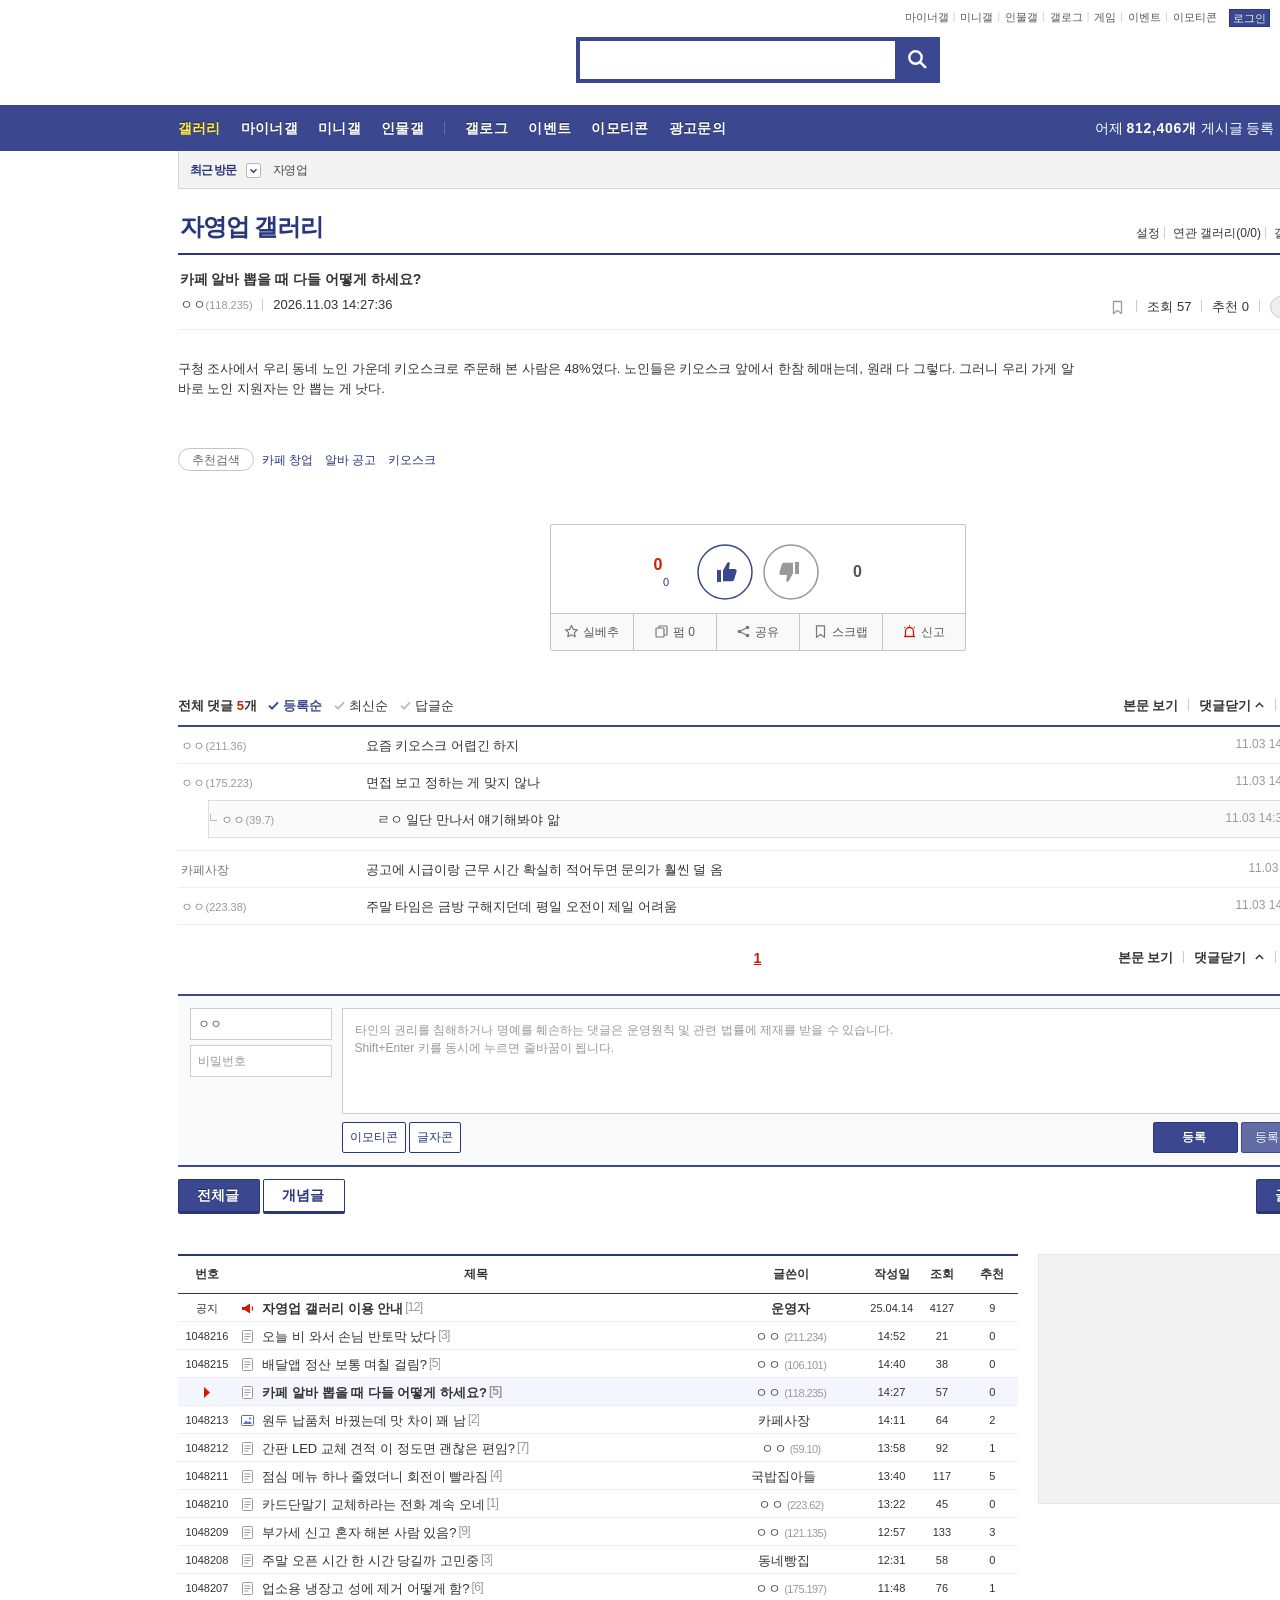
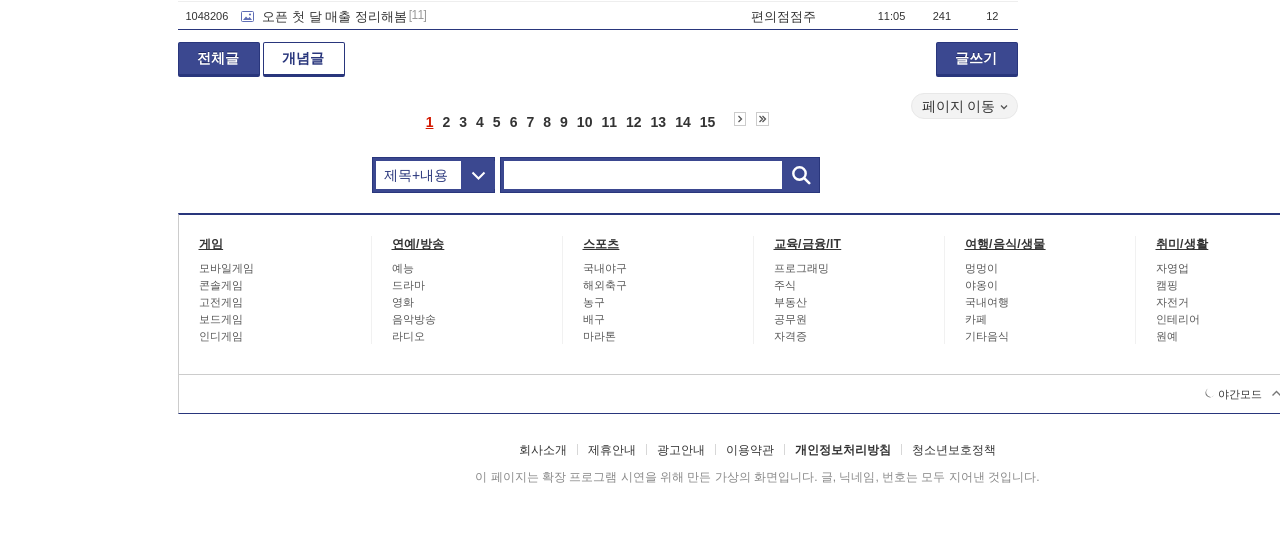
<file: gallery/index.html>
<!DOCTYPE html>
<html lang="ko" class="darkmode">
<head>
<meta charset="utf-8">
<meta name="robots" content="noindex, nofollow">
<title>카페 알바 뽑을 때 다들 어떻게 하세요? - 자영업 갤러리</title>
<link rel="icon" href="data:,">
<link rel="stylesheet" href="css/common.css">
</head>
<body>
<div class="skip">
  <a href="#search_wrap"><span>통합검색 바로가기</span></a>
  <a href="#container"><span>본문영역 바로가기</span></a>
  <a href="#bottom_listwrap"><span>페이지 하단 게시물 리스트 바로가기</span></a>
</div>
<div id="top" class="dcwrap width1160 view_wrap">
  <header class="dcheader typea">
    <div class="dchead">
      <h1 class="dclogo">
        <a href="./" class="logo_img"><span class="blind">홈</span></a>
        <a href="./" class="logo_img2"><span class="blind">갤러리 홈</span></a>
      </h1>
      <div id="search_wrap" class="wrap_search">
        <h2 class="blind">갤러리 검색</h2>
        <form id="searchform" name="search_process" class="sch_smit" onsubmit="return false;">
          <fieldset>
            <legend class="blind">통합검색</legend>
            <div class="top_search clear">
              <div class="inner_search">
                <input class="in_keyword" type="text" name="search" id="preSWord" title="검색어 입력" value="">
              </div>
              <button type="submit" class="sp_img bnt_search" id="searchSubmit"><span class="blind">검색</span></button>
            </div>
          </fieldset>
        </form>
      </div>
      <div class="area_links clear">
        <ul class="fl clear">
          <li><a href="#">마이너갤</a></li>
          <li><a href="#">미니갤</a></li>
          <li><a href="#">인물갤</a></li>
          <li><a href="#">갤로그</a></li>
          <li><a href="#">게임</a></li>
          <li><a href="#">이벤트</a></li>
          <li><a href="#">이모티콘</a></li>
          <li><a class="btn_top_loginout" href="#">로그인</a></li>
        </ul>
        <div class="fl darkmodebox">
          <a href="#" class="darkonoff"><em class="sp_img icon_tdark"></em>야간모드</a>
        </div>
      </div>
    </div>
  </header>

  <div class="gnb_bar">
    <nav class="gnb clear">
      <h2 class="blind">GNB</h2>
      <ul class="gnb_list clear">
        <li><a class="hover_gnb link_gnb on" href="#">갤러리</a></li>
        <li><a href="#" class="link_gnb">마이너갤</a></li>
        <li><a href="#" class="link_gnb">미니갤</a></li>
        <li><a href="#" class="link_gnb sep">인물갤</a></li>
        <li><a href="#" class="link_gnb">갤로그</a></li>
        <li><a href="#" class="link_gnb">이벤트</a></li>
        <li><a href="#" class="link_gnb">이모티콘</a></li>
        <li><a href="#" class="link_gnb">광고문의</a></li>
      </ul>
      <div class="gall_exposure">
        <div class="posts">어제 <em class="num" id="total_content_count">812,406개</em> 게시글 등록</div>
        <div class="reply">어제 <em class="num" id="total_reple_count">2,503,117개</em> 댓글 등록</div>
      </div>
    </nav>
  </div>

  <div class="visit_bookmark" id="visit_history">
    <div class="newvisit_history vst">
      <h3 class="tit vst_title l_div_style">최근 방문</h3>
      <button type="button" class="btn_open"><span class="blind">레이어 열기</span><em class="sp_img icon_listmore"></em></button>
      <div class="newvisit_box">
        <ul class="newvisit_list vst_listbox l_div_style">
          <li class="lately_gall_jayoung"><a href="./" class="logClass">자영업</a><button type="button" class="btn_visit_del"><span class="blind">삭제</span><em class="icon_visit_del"></em></button></li>
        </ul>
      </div>
      <button type="button" class="bnt_newvisit_more">전체</button>
    </div>
  </div>

  <div class="wrap_inner">
    <main id="container" class="clear gallery_view">
      <section>
        <header>
          <div class="page_head clear">
            <div class="fl clear">
              <h2><a href="./">자영업 갤러리</a></h2>
            </div>
            <div class="fr gall_issuebox">
              <div class="bundle"><button type="button" class="issue_setting" id="issue_setting">설정</button><button type="button" class="relate">연관 갤러리(0/0)</button><button type="button" class="adr_copy">갤주소 복사</button></div>
            </div>
          </div>
        </header>

        <article>
          <h2 class="blind">갤러리 이슈박스, 최근방문 갤러리</h2>
          <div class="issue_wrap">
            <div class="issuebox gallery_box"></div>
          </div>
        </article>

        <article>
          <form id="_view_form_" name="frm">
            <input type="hidden" id="id" name="id" value="jayoung">
            <input type="hidden" id="no" name="no" value="1048214">
            <input type="hidden" name="_GALLTYPE_" id="_GALLTYPE_" value="G">
          </form>
          <h2 class="blind">갤러리 본문 영역</h2>
          <div class="view_content_wrap">
            <header>
              <div class="gallview_head clear ub-content">
                <h3 class="title ub-word">
                  <span class="title_headtext"></span> <span class="title_subject">카페 알바 뽑을 때 다들 어떻게 하세요?</span><span class="title_device"></span></h3>
                <div class="gall_writer ub-writer" data-nick="ㅇㅇ" data-uid="" data-ip="118.235" data-loc="view">
                  <div class="fl">
                    <span><span class="nickname" title="ㅇㅇ"><em>ㅇㅇ</em></span><span class="ip">(118.235)</span></span>
                    <span class="gall_date" title="2026-11-03 14:27:36">2026.11.03 14:27:36</span>
                  </div>
                  <div class="fr">
                    <span class="gall_scrap"><button class="sp_scrap viewscrap">스크랩</button></span>
                    <span class="gall_count">조회 57</span>
                    <span class="gall_reply_num">추천 0</span>
                    <span class="gall_comment"><a href="#focus_cmt">댓글 5</a></span>
                  </div>
                </div>
              </div>
            </header>
            <div class="gallview_contents">
              <div class="inner clear">
                <div class="writing_view_box">
                  <div class="tip_box2 tip_video" id="tip_video" style="display:none"></div>
                  <div id="ad_nv_slot" style="width:300px;height:250px;display:none;"></div>
                  <div class="write_div" style="overflow:hidden;width:900px;" data-tracking="7d2a91c04be3f586">
<p>구청 조사에서 우리 동네 노인 가운데 키오스크로 주문해 본 사람은 48%였다. 노인들은 키오스크 앞에서 한참 헤매는데, 원래 다 그렇다. 그러니 우리 가게 알바로 노인 지원자는 안 뽑는 게 낫다.</p>
                  </div>
                </div>
                <div class="con_banner writing_banbox"></div>
              </div>
              <div id="sch_alliance_box_1048214" class="sch_alliance_box clear">
                <div class="fl"><span class="sch_alliance">추천검색</span></div>
                <div id="sch_logbox_1048214" class="fl sch_logbox"><a href="#">카페 창업</a><a href="#">알바 공고</a><a href="#">키오스크</a></div>
              </div>
              <div class="positionr">
                <div class="btn_recommend_box recomuse_y morebox">
                  <h3 class="blind">추천 비추천</h3>
                  <div class="inner_box">
                    <div class="inner">
                      <div class="up_num_box">
                        <p class="up_num font_red" id="recommend_view_up_1048214">0</p>
                        <p class="sup_num"><span class="writer_nikcon"></span><span class="font_blue smallnum" id="recommend_view_up_fix_1048214">0</span></p>
                      </div>
                      <button type="button" class="btn_recom_up" data-no="1048214"><span class="blind">개념 추천</span><em class="sp_img icon_recom_up"></em></button>
                    </div>
                    <div class="inner">
                      <button type="button" class="btn_recom_down" data-no="1048214"><span class="blind">개념 비추천</span><em class="sp_img icon_recom_down"></em></button>
                      <div class="down_num_box">
                        <p class="down_num" id="recommend_view_down_1048214">0</p>
                      </div>
                    </div>
                  </div>
                  <div class="recom_bottom_box clear">
                    <button type="button" class="btn_silbechu" data-no="1048214"><em class="sp_img icon_silbechu"></em>실베추</button>
                    <button type="button" class="btn_cloned btn_svc"><em class="sp_img icon_cloned_b"></em>펌 0</button>
                    <button type="button" class="btn_snsmore" data-no="1048214"><em class="sp_img icon_snsmore"></em>공유</button>
                    <button type="button" class="btn_snscrap" data-no="1048214"><em class="sp_img icon_scrap"></em>스크랩</button>
                    <button type="button" class="btn_report" data-no="1048214"><em class="sp_img icon_report"></em>신고</button>
                  </div>
                </div>
              </div>
            </div>

            <div class="view_comment" id="focus_cmt" tabindex="0">
              <h2 class="blind">댓글 영역</h2>
              <div id="comment_wrap_1048214" class="comment_wrap" data-sort-type="I">
                <div class="comment_count">
                  <div class="fl num_box">
                    전체 댓글 <em class="font_red"><span id="comment_total_1048214">0</span></em>개
                    <div class="comment_sort" data-no="1048214">
                      <span class="radiobox imgcheck"><input type="radio" id="sample1" name="selCommentSort" value="D" checked="checked"><em class="checkmark"></em><label for="sample1">등록순</label></span>
                      <span class="radiobox imgcheck"><input type="radio" id="sample2" name="selCommentSort" value="N"><em class="checkmark"></em><label for="sample2">최신순</label></span>
                      <span class="radiobox imgcheck"><input type="radio" id="sample3" name="selCommentSort" value="R"><em class="checkmark"></em><label for="sample3">답글순</label></span>
                    </div>
                  </div>
                  <div class="fr">
                    <a href="#container" class="contgo">본문 보기</a><button type="button" class="btn_cmt_close" data-no="1048214" data-loc="TOP"><span>댓글닫기</span><em class="sp_img icon_cmt_more"></em></button><button type="button" class="btn_cmt_refresh" data-no="1048214" data-sort="">새로고침</button>
                  </div>
                </div>
              </div>

              <div class="cmt_write_box clear">
                <div class="fl">
                  <div class="user_info_input nomem_nick">
                    <label for="user_nick" class="blind">닉네임</label>
                    <input type="text" id="name_1048214" name="name" placeholder="닉네임" maxlength="20" value="ㅇㅇ">
                  </div>
                  <div class="user_info_input">
                    <label for="password_1048214" class="blind">비밀번호</label>
                    <input type="password" id="password_1048214" name="password" placeholder="비밀번호" maxlength="20">
                  </div>
                </div>
                <div class="cmt_txt_cont">
                  <div class="cmt_write">
                    <label for="memo_1048214" class="cmt_textarea_label">타인의 권리를 침해하거나 명예를 훼손하는 댓글은 운영원칙 및 관련 법률에 제재를 받을 수 있습니다.<br>Shift+Enter 키를 동시에 누르면 줄바꿈이 됩니다.</label>
                    <textarea id="memo_1048214" name="memo" maxlength="400"></textarea>
                  </div>
                  <div class="cmt_cont_bottm clear">
                    <div class="dccon_guidebox">
                      <button type="button" class="btn_white small tx_dccon">이모티콘</button><button type="button" class="btn_white small tx_txtcon">글자콘</button>
                    </div>
                    <div class="fr">
                      <button type="button" class="btn_blue btn_svc small repley_add">등록</button><button type="button" class="btn_lightblue btn_svc small repley_add_vote">등록+추천</button>
                    </div>
                  </div>
                </div>
              </div>

              <div class="view_bottom_btnbox clear">
                <div class="fl">
                  <button type="button" class="btn_blue concept">전체글</button><button type="button" class="btn_white concept">개념글</button>
                </div>
                <div class="fr">
                  <button type="button" id="btn_write" class="btn_blue write">글쓰기</button>
                </div>
              </div>
            </div>
          </div>
        </article>

        <article>
          <div id="bottom_listwrap" class="listwrap clear">
            <section class="left_content">
              <h2 class="blind">왼쪽 컨텐츠 영역</h2>
              <article>
                <h2 class="blind">갤러리 리스트 영역</h2>
                <div class="gall_listwrap list">
                  <table class="gall_list">
                    <caption>갤러리 리스트</caption>
                    <colgroup><col style="width:7%"><col><col style="width:18%"><col style="width:6%"><col style="width:6%"><col style="width:6%"></colgroup>
                    <thead>
                      <tr><th scope="col">번호</th><th scope="col">제목</th><th scope="col">글쓴이</th><th scope="col">작성일</th><th scope="col">조회</th><th scope="col">추천</th></tr>
                    </thead>
                    <tbody>
                      <tr class="ub-content">
                        <td class="gall_num">공지</td>
                        <td class="gall_tit ub-word"><a href="#"><em class="icon_img icon_notice"></em><b>자영업 갤러리 이용 안내</b></a><a class="reply_numbox" href="#"><span class="reply_num">[12]</span></a></td>
                        <td class="gall_writer ub-writer" data-nick="운영자" data-uid="" data-ip="" data-loc="view_list"><div class="addbox"><b>운영자</b></div></td>
                        <td class="gall_date" title="2025-04-14 10:02:11">25.04.14</td>
                        <td class="gall_count">4127</td>
                        <td class="gall_recommend">9</td>
                      </tr>
                      <tr class="ub-content">
                        <td class="gall_num">1048216</td>
                        <td class="gall_tit ub-word"><a href="#"><em class="icon_img icon_txt"></em>오늘 비 와서 손님 반토막 났다</a><a class="reply_numbox" href="#"><span class="reply_num">[3]</span></a></td>
                        <td class="gall_writer ub-writer" data-nick="ㅇㅇ" data-uid="" data-ip="211.234" data-loc="view_list"><div class="addbox"><span class="nickname" title="ㅇㅇ"><em>ㅇㅇ</em></span><span class="ip">(211.234)</span></div></td>
                        <td class="gall_date" title="2026-11-03 14:52:40">14:52</td>
                        <td class="gall_count">21</td>
                        <td class="gall_recommend">0</td>
                      </tr>
                      <tr class="ub-content">
                        <td class="gall_num">1048215</td>
                        <td class="gall_tit ub-word"><a href="#"><em class="icon_img icon_txt"></em>배달앱 정산 보통 며칠 걸림?</a><a class="reply_numbox" href="#"><span class="reply_num">[5]</span></a></td>
                        <td class="gall_writer ub-writer" data-nick="ㅇㅇ" data-uid="" data-ip="106.101" data-loc="view_list"><div class="addbox"><span class="nickname" title="ㅇㅇ"><em>ㅇㅇ</em></span><span class="ip">(106.101)</span></div></td>
                        <td class="gall_date" title="2026-11-03 14:40:05">14:40</td>
                        <td class="gall_count">38</td>
                        <td class="gall_recommend">0</td>
                      </tr>
                      <tr class="ub-content crt">
                        <td class="gall_num"><span class="sp_img crt_icon"> </span></td>
                        <td class="gall_tit ub-word"><a href="./index.html"><em class="icon_img icon_txt"></em>카페 알바 뽑을 때 다들 어떻게 하세요?</a><a class="reply_numbox" href="#focus_cmt"><span class="reply_num">[5]</span></a></td>
                        <td class="gall_writer ub-writer" data-nick="ㅇㅇ" data-uid="" data-ip="118.235" data-loc="view_list"><div class="addbox"><span class="nickname" title="ㅇㅇ"><em>ㅇㅇ</em></span><span class="ip">(118.235)</span></div></td>
                        <td class="gall_date" title="2026-11-03 14:27:36">14:27</td>
                        <td class="gall_count">57</td>
                        <td class="gall_recommend">0</td>
                      </tr>
                      <tr class="ub-content">
                        <td class="gall_num">1048213</td>
                        <td class="gall_tit ub-word"><a href="#"><em class="icon_img icon_pic"></em>원두 납품처 바꿨는데 맛 차이 꽤 남</a><a class="reply_numbox" href="#"><span class="reply_num">[2]</span></a></td>
                        <td class="gall_writer ub-writer" data-nick="카페사장" data-uid="beanbag" data-ip="" data-loc="view_list"><div class="addbox"><span class="nickname in" title="카페사장"><em>카페사장</em></span><a class="writer_nikcon"></a></div></td>
                        <td class="gall_date" title="2026-11-03 14:11:52">14:11</td>
                        <td class="gall_count">64</td>
                        <td class="gall_recommend">2</td>
                      </tr>
                      <tr class="ub-content">
                        <td class="gall_num">1048212</td>
                        <td class="gall_tit ub-word"><a href="#"><em class="icon_img icon_txt"></em>간판 LED 교체 견적 이 정도면 괜찮은 편임?</a><a class="reply_numbox" href="#"><span class="reply_num">[7]</span></a></td>
                        <td class="gall_writer ub-writer" data-nick="ㅇㅇ" data-uid="" data-ip="59.10" data-loc="view_list"><div class="addbox"><span class="nickname" title="ㅇㅇ"><em>ㅇㅇ</em></span><span class="ip">(59.10)</span></div></td>
                        <td class="gall_date" title="2026-11-03 13:58:17">13:58</td>
                        <td class="gall_count">92</td>
                        <td class="gall_recommend">1</td>
                      </tr>
                      <tr class="ub-content">
                        <td class="gall_num">1048211</td>
                        <td class="gall_tit ub-word"><a href="#"><em class="icon_img icon_txt"></em>점심 메뉴 하나 줄였더니 회전이 빨라짐</a><a class="reply_numbox" href="#"><span class="reply_num">[4]</span></a></td>
                        <td class="gall_writer ub-writer" data-nick="국밥집아들" data-uid="soupson" data-ip="" data-loc="view_list"><div class="addbox"><span class="nickname in" title="국밥집아들"><em>국밥집아들</em></span><a class="writer_nikcon"></a></div></td>
                        <td class="gall_date" title="2026-11-03 13:40:29">13:40</td>
                        <td class="gall_count">117</td>
                        <td class="gall_recommend">5</td>
                      </tr>
                      <tr class="ub-content">
                        <td class="gall_num">1048210</td>
                        <td class="gall_tit ub-word"><a href="#"><em class="icon_img icon_txt"></em>카드단말기 교체하라는 전화 계속 오네</a><a class="reply_numbox" href="#"><span class="reply_num">[1]</span></a></td>
                        <td class="gall_writer ub-writer" data-nick="ㅇㅇ" data-uid="" data-ip="223.62" data-loc="view_list"><div class="addbox"><span class="nickname" title="ㅇㅇ"><em>ㅇㅇ</em></span><span class="ip">(223.62)</span></div></td>
                        <td class="gall_date" title="2026-11-03 13:22:03">13:22</td>
                        <td class="gall_count">45</td>
                        <td class="gall_recommend">0</td>
                      </tr>
                      <tr class="ub-content">
                        <td class="gall_num">1048209</td>
                        <td class="gall_tit ub-word"><a href="#"><em class="icon_img icon_txt"></em>부가세 신고 혼자 해본 사람 있음?</a><a class="reply_numbox" href="#"><span class="reply_num">[9]</span></a></td>
                        <td class="gall_writer ub-writer" data-nick="ㅇㅇ" data-uid="" data-ip="121.135" data-loc="view_list"><div class="addbox"><span class="nickname" title="ㅇㅇ"><em>ㅇㅇ</em></span><span class="ip">(121.135)</span></div></td>
                        <td class="gall_date" title="2026-11-03 12:57:44">12:57</td>
                        <td class="gall_count">133</td>
                        <td class="gall_recommend">3</td>
                      </tr>
                      <tr class="ub-content">
                        <td class="gall_num">1048208</td>
                        <td class="gall_tit ub-word"><a href="#"><em class="icon_img icon_txt"></em>주말 오픈 시간 한 시간 당길까 고민중</a><a class="reply_numbox" href="#"><span class="reply_num">[3]</span></a></td>
                        <td class="gall_writer ub-writer" data-nick="동네빵집" data-uid="breadtown" data-ip="" data-loc="view_list"><div class="addbox"><span class="nickname in" title="동네빵집"><em>동네빵집</em></span><a class="writer_nikcon"></a></div></td>
                        <td class="gall_date" title="2026-11-03 12:31:10">12:31</td>
                        <td class="gall_count">58</td>
                        <td class="gall_recommend">0</td>
                      </tr>
                      <tr class="ub-content">
                        <td class="gall_num">1048207</td>
                        <td class="gall_tit ub-word"><a href="#"><em class="icon_img icon_txt"></em>업소용 냉장고 성에 제거 어떻게 함?</a><a class="reply_numbox" href="#"><span class="reply_num">[6]</span></a></td>
                        <td class="gall_writer ub-writer" data-nick="ㅇㅇ" data-uid="" data-ip="175.197" data-loc="view_list"><div class="addbox"><span class="nickname" title="ㅇㅇ"><em>ㅇㅇ</em></span><span class="ip">(175.197)</span></div></td>
                        <td class="gall_date" title="2026-11-03 11:48:36">11:48</td>
                        <td class="gall_count">76</td>
                        <td class="gall_recommend">1</td>
                      </tr>
                      <tr class="ub-content">
                        <td class="gall_num">1048206</td>
                        <td class="gall_tit ub-word"><a href="#"><em class="icon_img icon_pic"></em>오픈 첫 달 매출 정리해봄</a><a class="reply_numbox" href="#"><span class="reply_num">[11]</span></a></td>
                        <td class="gall_writer ub-writer" data-nick="편의점점주" data-uid="cornerstore" data-ip="" data-loc="view_list"><div class="addbox"><span class="nickname in" title="편의점점주"><em>편의점점주</em></span><a class="writer_nikcon"></a></div></td>
                        <td class="gall_date" title="2026-11-03 11:05:58">11:05</td>
                        <td class="gall_count">241</td>
                        <td class="gall_recommend">12</td>
                      </tr>
                    </tbody>
                  </table>
                </div>
                <div class="list_bottom_btnbox">
                  <div class="fl">
                    <button type="button" class="list_bottom btn_blue">전체글</button><button type="button" class="list_bottom btn_white">개념글</button>
                  </div>
                  <div class="fr">
                    <button type="button" class="btn_blue write">글쓰기</button>
                  </div>
                </div>
                <div class="bottom_paging_wrap">
                  <div class="bottom_paging_box iconpaging">
                    <em>1</em><a href="#">2</a><a href="#">3</a><a href="#">4</a><a href="#">5</a><a href="#">6</a><a href="#">7</a><a href="#">8</a><a href="#">9</a><a href="#">10</a><a href="#">11</a><a href="#">12</a><a href="#">13</a><a href="#">14</a><a href="#">15</a><a href="#" class="sp_pagingicon page_next">다음</a><a href="#" class="sp_pagingicon page_end">끝</a>
                  </div>
                  <div class="bottom_movebox">
                    <button type="button" class="btn_grey_roundbg btn_schmove">페이지 이동<span class="sp_img icon_schmove"></span></button>
                  </div>
                </div>
                <form name="frmSearch" onsubmit="return false;">
                  <fieldset>
                    <legend class="blind">갤러리 내부 검색</legend>
                    <div class="buttom_search_wrap clear">
                      <div class="select_box bottom_array fl">
                        <select id="search_type" name="search_type"><option value="search_subject_memo">제목+내용</option></select>
                        <div class="select_area"><span id="search_type_txt">제목+내용</span><span class="inner"><em class="sp_img icon_option_more"></em></span></div>
                      </div>
                      <div class="bottom_search fl clear">
                        <div class="inner_search"><input class="in_keyword" type="text" name="search_keyword" title="검색어 입력" value=""></div>
                        <button class="sp_img bnt_search"><span class="blind">검색</span></button>
                      </div>
                    </div>
                  </fieldset>
                </form>
              </article>
            </section>
            <section class="right_content">
              <h2 class="blind">오른쪽 컨텐츠 영역</h2>
              <div class="empty_box"></div>
            </section>
          </div>
        </article>
      </section>
    </main>
  </div>

  <footer class="dcfoot type1">
    <div class="dc_all">
      <div class="all_box">
        <div class="all_list">
          <dl><dt>게임</dt><dd><a href="#">모바일게임</a></dd><dd><a href="#">콘솔게임</a></dd><dd><a href="#">고전게임</a></dd><dd><a href="#">보드게임</a></dd><dd><a href="#">인디게임</a></dd></dl>
          <dl><dt>연예/방송</dt><dd><a href="#">예능</a></dd><dd><a href="#">드라마</a></dd><dd><a href="#">영화</a></dd><dd><a href="#">음악방송</a></dd><dd><a href="#">라디오</a></dd></dl>
          <dl><dt>스포츠</dt><dd><a href="#">국내야구</a></dd><dd><a href="#">해외축구</a></dd><dd><a href="#">농구</a></dd><dd><a href="#">배구</a></dd><dd><a href="#">마라톤</a></dd></dl>
          <dl><dt>교육/금융/IT</dt><dd><a href="#">프로그래밍</a></dd><dd><a href="#">주식</a></dd><dd><a href="#">부동산</a></dd><dd><a href="#">공무원</a></dd><dd><a href="#">자격증</a></dd></dl>
          <dl><dt>여행/음식/생물</dt><dd><a href="#">멍멍이</a></dd><dd><a href="#">야옹이</a></dd><dd><a href="#">국내여행</a></dd><dd><a href="#">카페</a></dd><dd><a href="#">기타음식</a></dd></dl>
          <dl><dt>취미/생활</dt><dd><a href="#">자영업</a></dd><dd><a href="#">캠핑</a></dd><dd><a href="#">자전거</a></dd><dd><a href="#">인테리어</a></dd><dd><a href="#">원예</a></dd></dl>
        </div>
        <div class="all_bottom">
          <span class="bottom_menu">
            <a class="menu_link" href="#"><em class="sp_img icon_sdark"></em>야간모드</a>
            <a class="menu_link" href="#top"><em class="sp_img icon_up"></em>맨위로</a>
          </span>
        </div>
      </div>
    </div>
    <div class="info_policy">
      <a href="#">회사소개</a><a href="#">제휴안내</a><a href="#">광고안내</a><a href="#">이용약관</a><a href="#"><b>개인정보처리방침</b></a><a href="#">청소년보호정책</a>
    </div>
    <div class="copyright">이 페이지는 확장 프로그램 시연을 위해 만든 가상의 화면입니다. 글, 닉네임, 번호는 모두 지어낸 것입니다.</div>
  </footer>
</div>

<script type="application/json" id="comment_data">
{
  "article_no": 1048214,
  "total_cnt": 5,
  "pagination": "<em>1</em>",
  "comments": [
    {"no": 3817201, "user_id": "", "name": "ㅇㅇ", "ip": "211.36", "reg_date": "11.03 14:31:08", "rcnt": 0, "c_no": 0, "depth": 0, "del_btn": "Y", "memo": "요즘 키오스크 어렵긴 하지"},
    {"no": 3817205, "user_id": "", "name": "ㅇㅇ", "ip": "175.223", "reg_date": "11.03 14:35:42", "rcnt": 1, "c_no": 0, "depth": 0, "del_btn": "Y", "memo": "면접 보고 정하는 게 맞지 않나"},
    {"no": 3817209, "user_id": "", "name": "ㅇㅇ", "ip": "39.7", "reg_date": "11.03 14:38:10", "rcnt": 1, "c_no": 3817205, "depth": 1, "del_btn": "Y", "memo": "ㄹㅇ 일단 만나서 얘기해봐야 앎"},
    {"no": 3817213, "user_id": "beanbag", "name": "카페사장", "ip": "", "reg_date": "11.03 14:44:57", "rcnt": 0, "c_no": 0, "depth": 0, "del_btn": "N", "memo": "공고에 시급이랑 근무 시간 확실히 적어두면 문의가 훨씬 덜 옴"},
    {"no": 3817220, "user_id": "", "name": "ㅇㅇ", "ip": "223.38", "reg_date": "11.03 14:52:19", "rcnt": 0, "c_no": 0, "depth": 0, "del_btn": "Y", "memo": "주말 타임은 금방 구해지던데 평일 오전이 제일 어려움"}
  ]
}
</script>
<script src="js/comment.js"></script>
</body>
</html>
</file>
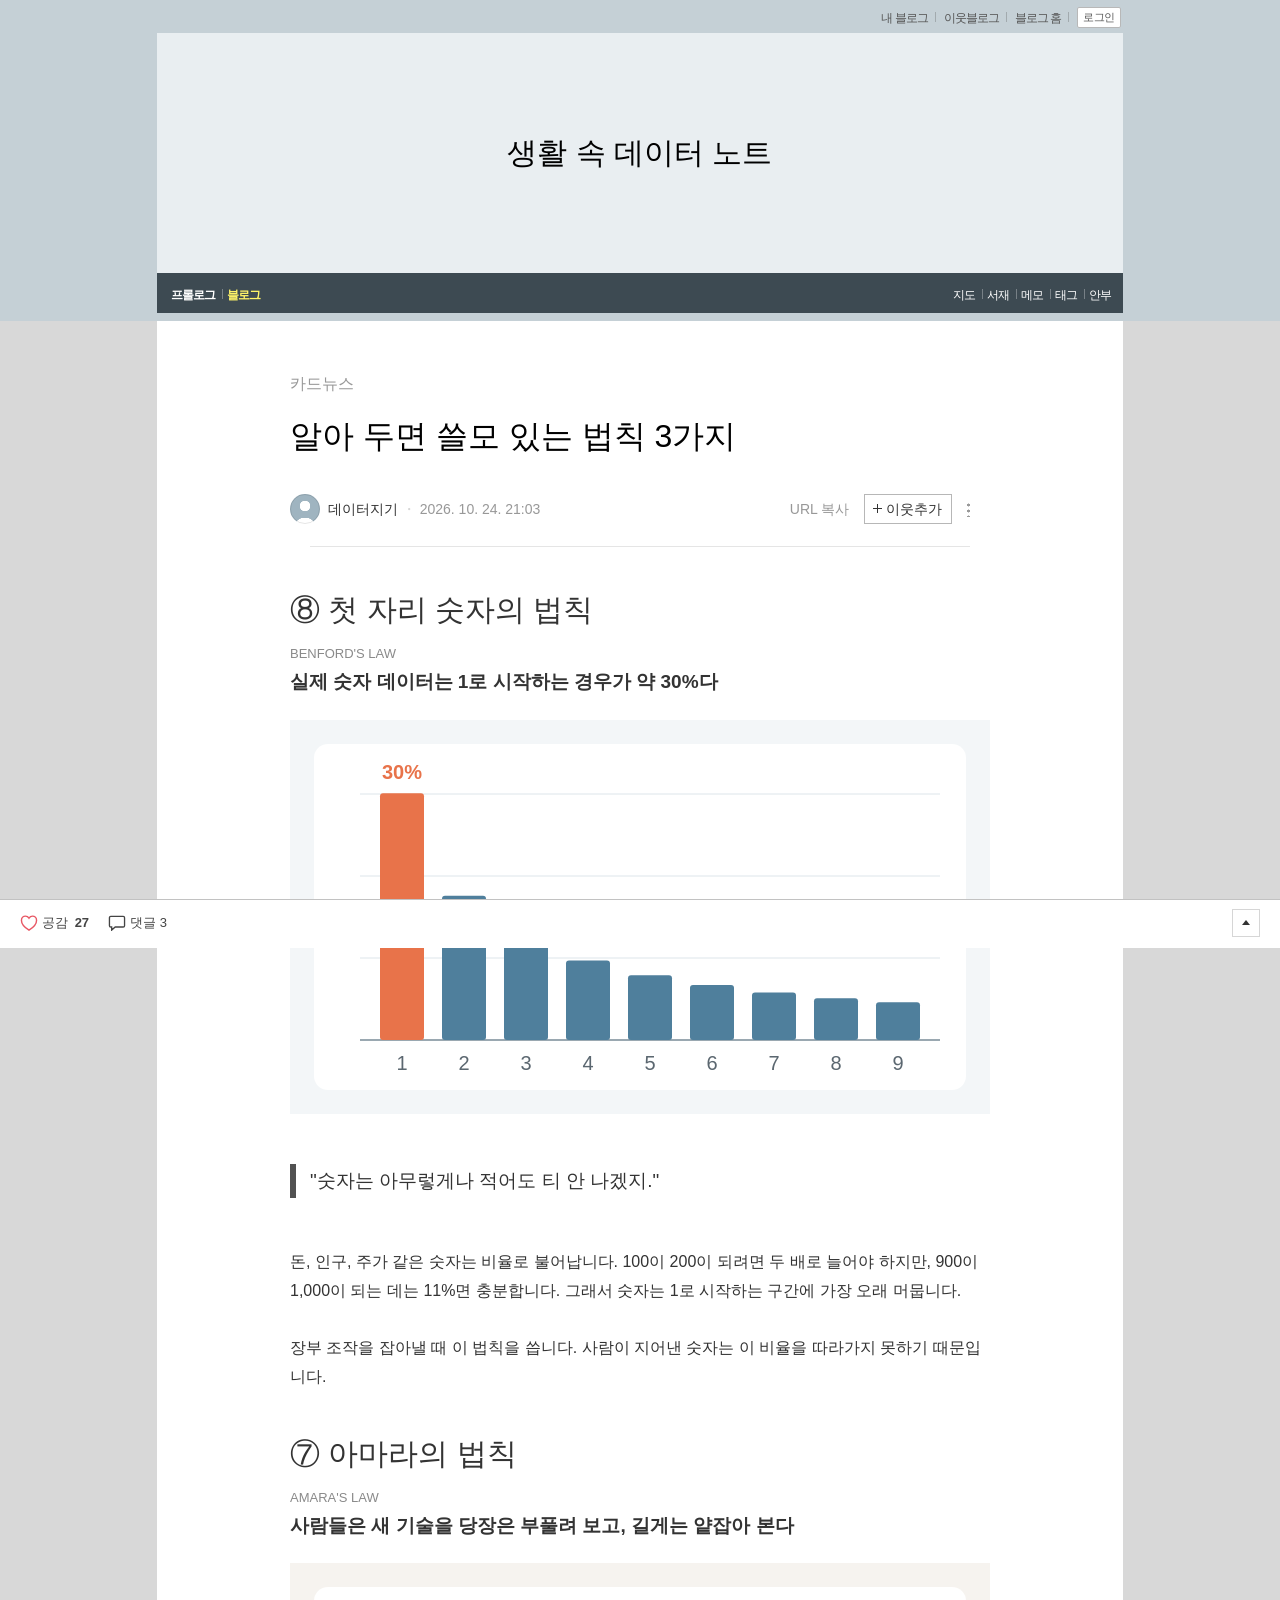
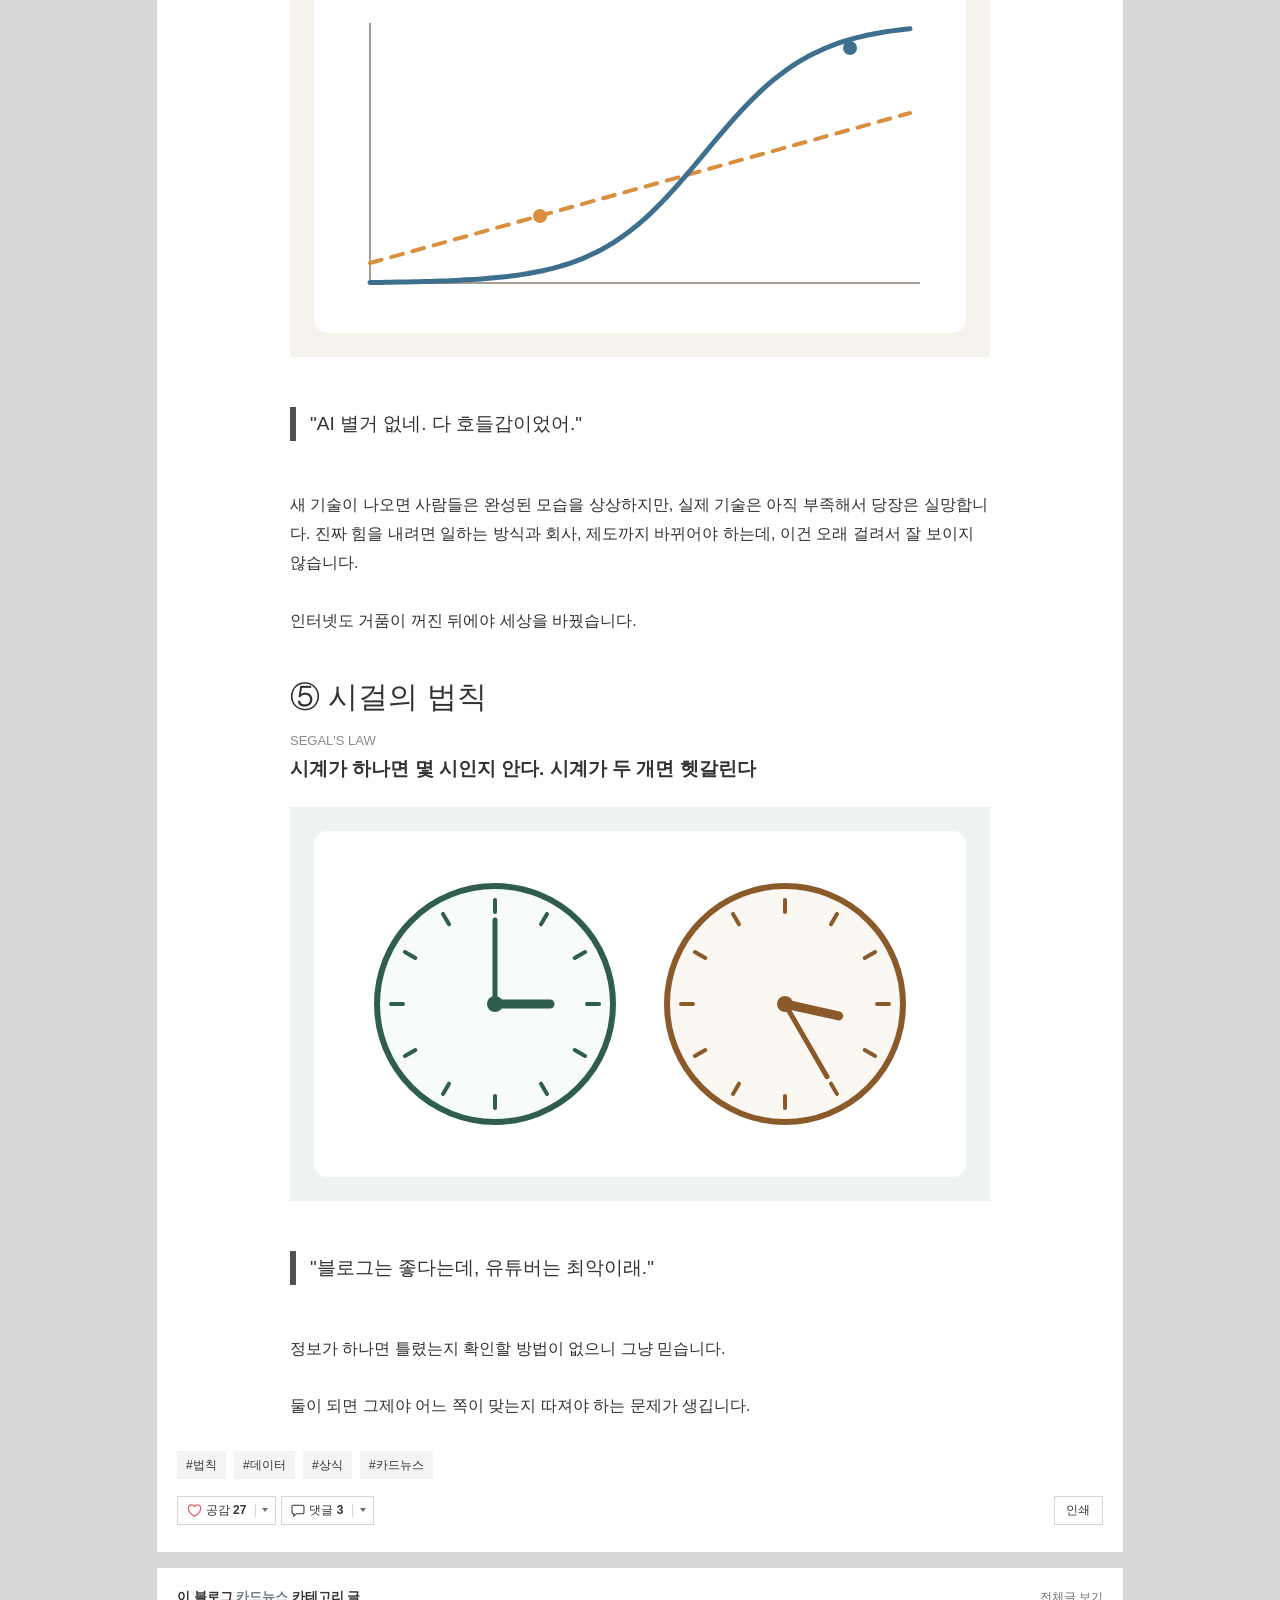
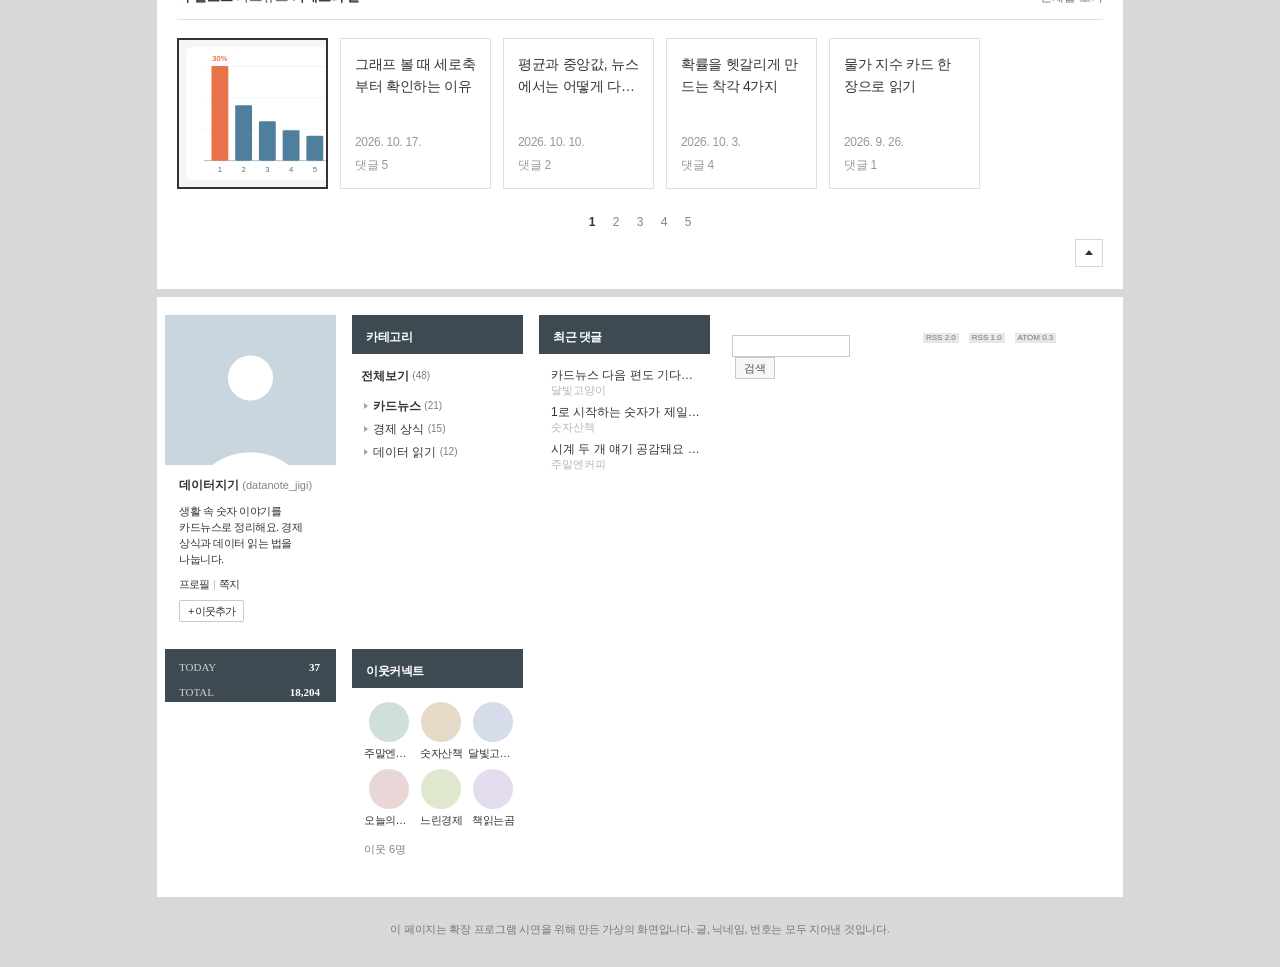
<file: blog/PostView.html>
<!DOCTYPE html>
<html lang="ko">
<head>
<meta charset="utf-8">
<meta name="robots" content="noindex, nofollow">
<meta http-equiv="X-UA-Compatible" content="IE=edge">
<title>알아 두면 쓸모 있는 법칙 3가지 : 생활 속 데이터 노트</title>
<link rel="stylesheet" type="text/css" href="static/blog.css">
<style type="text/css">
html {overflow: scroll; overflow-x: auto;}
</style>
<style type="text/css">
/*<![CDATA[*/
body {background-color:rgb(216, 216, 216);background-image:none;}
#head-skin {background:linear-gradient(rgb(197, 208, 214), rgb(197, 208, 214)) no-repeat 50% 0 / 100% 321px;}

#whole-border {border-width:0px;border-color:rgb(0, 0, 0);border-style:solid;background:transparent;}
#whole-head {height:0;background:transparent;}
#whole-body {padding:0 8px;background:transparent;}

#bottom-tight-area .side-border {border:0;}
#bottom-tight-area .side-head {height:18px;background:rgb(255, 255, 255);}
#bottom-tight-area .side-body {background:rgb(255, 255, 255);}
#bottom-tight-area .side-footer {height:18px;background:rgb(255, 255, 255);}

.cm-col1 {color:rgb(125, 125, 125);}
.cm-head {background:rgb(61, 74, 82);}
.cm-body {background:rgb(255, 255, 255);}
.cm-footer {background:transparent;}
.cm-icol {color:rgb(255, 255, 255);}
#blog-category ul li .listimage {color:rgb(61, 74, 82);}

#blog-gnb .link {color:rgb(85, 85, 85);}
#blog-gnb .bar {background:rgb(85, 85, 85);}

#body {width:982px;margin:0 auto;padding:0;}
#wrapper {width:966px;padding-top:8px;}
#content-area {width:966px;}

.itemfont, a.itemfont:link, a.itemfont:visited, a.itemfont:hover, a.itemfont:active {font-size:9pt;font-family:돋움, 굴림, seoul, verdana, arial;}
a.itemTagfont:link, a.itemTagfont:visited {font-size:9pt;font-family:돋움, 굴림, seoul, verdana, arial;}
a.itemTagfont:hover, a.itemTagfont:active {font-size:9pt;font-family:돋움, 굴림, seoul, verdana, arial; color:#418F21;}

#blog-profile .col {color:rgb(51, 51, 51);}
#blog-profile .image .profile_img {background:radial-gradient(circle at 50% 42%, rgb(255, 255, 255) 0 22px, transparent 23px), radial-gradient(ellipse 52px 40px at 50% 118%, rgb(255, 255, 255) 0 51px, transparent 52px), rgb(201, 214, 221);}

#blog-rss {height:10px;}
#blog-counter {height:53px;background:rgb(61, 74, 82);}
#blog-counter .cnt1, #blog-counter .cnt2 {color:rgb(255, 255, 255);font-family:tahoma;font-size:11px;font-weight:bold;}

#blog-title {height:240px;background:rgb(233, 238, 241);}
#blogTitleText {vertical-align:middle;text-align:center;}
#blogTitleName {display:inline;color:rgb(0, 0, 0);font-family:"나눔명조", NanumMyeongjo, "Nanum Myeongjo", "맑은 고딕", Dotum, "돋움", Helvetica, "Apple SD Gothic Neo", sans-serif;font-size:30px;}

#blog-menu .border {height:40px;border-width:0px;border-style:solid;border-color:rgb(0, 0, 0);}
#blog-menu table {height:40px;background:rgb(61, 74, 82);}
#blog-menu .on {color:rgb(255, 244, 104);}
#blog-menu .off {color:rgb(255, 255, 255);}
#blog-menu .bar {background:rgb(255, 255, 255);}

#post-area .post {border-width:0px;border-color:rgb(235, 235, 235);border-style:none;}
#post-area .post-back {background:rgb(255, 255, 255);}
#post-area .pcol1 {color:rgb(0, 0, 0);font-size:14px;}
#post-area .pcol2 {color:rgb(51, 51, 51);}
#post-area .pcol2b {background:rgb(51, 51, 51);}
#post-area .cline {border-bottom-color:rgb(51, 51, 51);}
#post-area .pcol3 {color:rgb(106, 125, 135);}
#post-area .htl {width:15px;height:15px;background:none;}
#post-area .htc {height:15px;background:none;}
#post-area .htr {width:15px;height:15px;background:none;}
#post-area .ftl {width:15px;height:15px;background:none;}
#post-area .ftc {height:15px;background:none;}
#post-area .ftr {width:15px;height:15px;background:none;}
#post-area .bcl {width:15px;background:none;}
#post-area .bcc {background:none;}
#post-area .bcr {width:15px;background:none;}
.post-back {background:rgb(255, 255, 255);}
.pcol2 {color:rgb(51, 51, 51);}
.pcol3 {color:rgb(106, 125, 135);}
/*]]>*/
</style>
</head>
<body class="contw-966">
<div id="floating_area_header" class="floating_header">
    <div class="inner">
        <div class="area_logo">
            <a href="#" class="link_home sp_blog"></a><a href="#" class="link_blog sp_blog"></a><i class="icon_bar"></i>
        </div>
        <div class="area_blog_name">
            <a href="#" class="link_user_blog"><strong class="user_blog_name">생활 속 데이터 노트</strong></a>
        </div>
        <div class="area_search">
            <form id="floatingSearchForm" onsubmit="return false;">
                <fieldset>
                    <legend class="blind">블로그 검색</legend>
                    <div class="search_box">
                        <input type="text" id="this_blog_search" name="query" class="text_box" autocomplete="off">
                        <label for="this_blog_search" id="this_blog_search_placeholder" class="label_text_box">이 블로그에서 검색</label>
                        <a href="#" id="this_blog_floating_search_btn" class="btn_search"><span class="blind">검색</span></a>
                    </div>
                </fieldset>
            </form>
        </div>
        <div class="area_category floating_area_btn_category_parent">
            <a href="#" class="btn_category floating_area_btn_category"><span class="icon_category_group"><i class="line"></i><i class="line"></i><i class="line"></i></span><span class="blind">카테고리</span></a>
        </div>
    </div>
</div>
<div id="floating_bottom" class="floating_bottom">
    <div class="inner">
        <div class="wrap_postcomment" style="z-index: 1001">
            <div class="area_sympathy">
                <div class="blog_like_area"><div class="my_reaction"><div class="u_likeit_list_module _reactionModule _reactionModule_BLOG">
                    <a class="u_likeit_button _face off" href="#" role="button" aria-pressed="false"><span class="u_likeit_icons _icons"><span class="u_likeit_icon"></span></span><span class="u_likeit_text _label text">공감</span> <span class="u_likeit_text _count num"></span></a>
                </div></div></div>
            </div>
            <div class="area_comment">
                <a href="#" role="button" class="btn_comment _floating_bottom_btn_comment" id="btn_comment_2"><i class="ico"></i><em id="floating_bottom_comment_label">댓글</em> <em id="floating_bottom_commentCount" class="_commentCount"></em></a>
            </div>
        </div>
        <div class="area_btn_top"><a href="#" class="btn_top pcol2" role="button"><i class="aline"></i><i class="icon"></i><span class="blind">화면 최상단으로 이동</span></a></div>
    </div>
</div>
<div id="head-skin">
<div id="body">
    <div id="blog-gnb">
        <div id="gnb-area" class="gnb">
            <ul>
                <li class="i3"><a href="#" class="link">내 블로그</a><i class="bar"></i></li>
                <li class="i4"><a href="#" class="link">이웃블로그</a><i class="bar"></i></li>
                <li class="i2"><a href="#" class="link">블로그 홈</a><i class="bar"></i></li>
                <li class="i1 login"><a href="#" class="btn_blog_login">로그인</a></li>
            </ul>
        </div>
    </div>
    <div id="whole-border">
        <div id="whole-head"></div>
        <div id="whole-body">
            <div id="top-area">
                <div id="blog-title">
                    <table role="presentation"><tr><td id="blogTitleText"><h1><a id="blog-title-anchor" href="#"><span id="blogTitleName" class="itemtitlefont">생활 속 데이터 노트</span></a></h1></td></tr></table>
                </div>
                <div id="blog-menu">
                    <div class="border">
                        <table role="presentation"><tr>
                            <td class="menu1"><ul>
                                <li><i class="bar"></i><a href="#" class="off itemfont">프롤로그</a></li>
                                <li><i class="bar"></i><a href="#" class="on itemfont">블로그</a></li>
                            </ul></td>
                            <td class="menu2"><ul>
                                <li><i class="bar"></i><a href="#" class="off itemfont">지도</a></li>
                                <li><i class="bar"></i><a href="#" class="off itemfont">서재</a></li>
                                <li><i class="bar"></i><a href="#" class="off itemfont">메모</a></li>
                                <li><i class="bar"></i><a href="#" class="off itemfont">태그</a></li>
                                <li><i class="bar"></i><a href="#" class="off itemfont">안부</a></li>
                            </ul></td>
                        </tr></table>
                    </div>
                </div>
            </div>
            <div id="wrapper" class="clearfix"><div id="twocols" class="clearfix">
            <div id="content-area">
            <div id="post-area" class="post-area">
            <div id="postListBody">
    <div id="post_1" class="post _post_wrap _param(1)" data-post-editor-version="4">
        <div class="post-back">
            <table class="post-head" cellspacing="0" cellpadding="0" role="presentation"><tr><td class="htl"></td><td class="htc"></td><td class="htr"></td></tr></table>
            <table id="printPost1" class="post-body" cellspacing="0" cellpadding="0" role="presentation">
                <tr>
                    <td class="bcl"></td>
                    <td class="bcc">
                        <div id="post-view224460210384" class="wrap_rabbit pcol2 _param(1) _postViewArea224460210384">
                            <!-- Rabbit HTML --><div class="se-viewer se-theme-default" lang="ko-KR">
    <!-- SE_DOC_HEADER_START -->
    <div class="se-component se-documentTitle se-l-default " id="SE-ac1e8a29-6719-42ed-bf07-6cf06be61a67">
        <div class="se-component-content">
            <div class="se-section se-section-documentTitle se-l-default se-section-align-left">
<div class="blog2_series">
    <a href="#" class="pcol2">카드뉴스</a>
</div>
<div class="pcol1">
                <div class="se-module se-module-text se-title-text">
                    <p class="se-text-paragraph se-text-paragraph-align-" style="" id="SE-5d1bd470-8c6b-43a4-b1b0-ad7bb7dd249c"><span style="" class="se-fs- se-ff-" id="SE-589721db-6e84-4268-85d3-0e13d264a743"><!-- -->알아 두면 쓸모 있는 법칙 3가지<!-- --></span></p>                </div>
</div>
<div class="blog2_container">
    <span class="writer">
        <span class="area_profile"><a href="#" class="link"><span class="img" style="background:radial-gradient(circle at 50% 40%, #fff 0 5px, transparent 5.5px), radial-gradient(ellipse 10px 8px at 50% 105%, #fff 0 9.5px, transparent 10px), #9fb4c0;"></span></a></span>
        <span class="nick"><a href="#" class="link pcol2">데이터지기</a></span>
        <span class="desc">
            <i class="dot"> ・ </i>
            <span class="se_publishDate pcol2">2026. 10. 24. 21:03</span>
        </span>
    </span>
</div>
<div class="blog2_post_function">
    <a href="#" id="copyBtn_224460210384" class="url pcol2 _setClipboard _returnFalse _se3copybtn _transPosition" style="cursor:pointer;">URL 복사</a>
    <a href="#" class="btn_buddy btn_addbuddy pcol2 _buddy_popup_btn _returnFalse"><i class="ico"></i>이웃추가<i class="aline"></i></a>
    <div class="overflow_menu">
        <a href="#" class="btn_overflow_menu _open_overflowmenu pcol2 _param(224460210384) _returnFalse" role="button" aria-haspopup="true" aria-expanded="false"><span class="blind">본문 기타 기능</span></a>
        <div id="overflowmenu-224460210384" class="lyr_overflow_menu _overflowmenu_layer" aria-hidden="true">
            <a href="#" class="btn_splugin share _title_share">공유하기</a>
            <a href="#" class="_report">신고하기</a>
        </div>
    </div>
</div>
            </div>
        </div>
    </div>
    <!-- SE_DOC_HEADER_END -->
    <div class="se-main-container">
                <div class="se-component se-sectionTitle se-l-default" id="SE-0fc18357-c49b-42ce-9dcf-c29a86af85e6">
                    <div class="se-component-content">
                        <div class="se-section se-section-sectionTitle se-l-default">
                            <div class="se-module se-module-text"><!-- SE-TEXT { --><p class="se-text-paragraph se-text-paragraph-align- " style="" id="SE-163f48dd-8f03-432b-a784-9635be067553"><span style="" class="se-fs- se-ff-   " id="SE-da23f777-8323-4658-a0a2-0bcd56a9c4f4">⑧ 첫 자리 숫자의 법칙</span></p>
<!-- } SE-TEXT --></div>
                        </div>
                    </div>
                    <script type="text/data" class="__se_module_data" data-module-v2='{"type": "v2_sectionTitle", "id": "SE-0fc18357-c49b-42ce-9dcf-c29a86af85e6", "data": {"ctype": "sectionTitle"  }}'></script>
                </div>
                <div class="se-component se-text se-l-default" id="SE-410b5122-4465-4684-9496-db6ff1215607">
                    <div class="se-component-content">
                        <div class="se-section se-section-text se-l-default">
                            <div class="se-module se-module-text">
                                    <!-- SE-TEXT { --><p class="se-text-paragraph se-text-paragraph-align- " style="" id="SE-9cffbfd6-80cf-4023-a6b9-c96bee0e0d7b"><span style="color:#8a8a8a;" class="se-fs-fs13 se-ff-   " id="SE-80b34cbc-6600-4db9-98d0-bc5ee98feca4">BENFORD'S LAW</span></p>
<!-- } SE-TEXT --><!-- SE-TEXT { --><p class="se-text-paragraph se-text-paragraph-align- " style="" id="SE-790b4d57-2c9a-4ffc-81ed-208028e810a8"><span style="" class="se-fs-fs19 se-ff-   " id="SE-9544a67d-7c99-4371-a5ac-455d6f4c2147"><b>실제 숫자 데이터는 1로 시작하는 경우가 약 30%다</b></span></p>
<!-- } SE-TEXT -->
                            </div>
                        </div>
                    </div>
                    <script type="text/data" class="__se_module_data" data-module-v2='{"type": "v2_text", "id": "SE-410b5122-4465-4684-9496-db6ff1215607", "data": {"ctype": "text"}}'></script>
                </div>
                <div class="se-component se-image se-l-default" id="SE-139f9fc9-4915-40d7-95d7-33195e7e8f9c">
                    <div class="se-component-content se-component-content-fit">
                        <div class="se-section se-section-image se-l-default se-section-align-center" >
                                <div class="se-module se-module-image" style="">
                                    <a href="#" class="se-module-image-link __se_image_link __se_link" style="" onclick="return false;" data-linktype="img" data-linkdata='{"id" : "SE-139f9fc9-4915-40d7-95d7-33195e7e8f9c", "src" : "static/img/card-first-digit.svg", "originalWidth" : "700", "originalHeight" : "394", "linkUse" : "false", "link" : "", "fileSize" : "2048"}'>
                                        <img src="static/img/card-first-digit.svg" data-lazy-src="static/img/card-first-digit.svg" data-width="700" data-height="394" alt="" class="se-image-resource" />
                                    </a>
                                </div>
                        </div>
                    </div>
                    <script type="text/data" class="__se_module_data" data-module-v2='{"type": "v2_image", "id": "SE-139f9fc9-4915-40d7-95d7-33195e7e8f9c", "data": {"ctype": "image", "ai": "false", "fileSize": "2048" }}'></script>
                </div>
                <div class="se-component se-quotation se-l-quotation_line" id="SE-6b5ecba9-d7a6-4e7a-8b13-2239d5264f45">
                    <div class="se-component-content">
                        <div class="se-section se-section-quotation se-l-quotation_line">
                            <blockquote class="se-quotation-container">
                                <div class="se-module se-module-text se-quote"><!-- SE-TEXT { --><p class="se-text-paragraph se-text-paragraph-align- " style="" id="SE-dc901dd2-2404-4efe-8f7e-984cdadc6c60"><span style="" class="se-fs- se-ff-   " id="SE-298722c4-80a0-4998-b9ee-e9d24f7e2e83">"숫자는 아무렇게나 적어도 티 안 나겠지."</span></p>
<!-- } SE-TEXT --></div>
                            </blockquote>
                        </div>
                    </div>
                </div>
                <div class="se-component se-text se-l-default" id="SE-8f8b5368-c604-4942-a152-04a47dd773b3">
                    <div class="se-component-content">
                        <div class="se-section se-section-text se-l-default">
                            <div class="se-module se-module-text">
                                    <!-- SE-TEXT { --><p class="se-text-paragraph se-text-paragraph-align- " style="" id="SE-ee741971-ed09-4b04-851f-6358220901b2"><span style="" class="se-fs-fs16 se-ff-   " id="SE-ad348ca4-3d76-41d5-9e35-a47816599cf3">돈, 인구, 주가 같은 숫자는 비율로 불어납니다. 100이 200이 되려면 두 배로 늘어야 하지만, 900이 1,000이 되는 데는 11%면 충분합니다. 그래서 숫자는 1로 시작하는 구간에 가장 오래 머뭅니다.</span></p>
<!-- } SE-TEXT --><!-- SE-TEXT { --><p class="se-text-paragraph se-text-paragraph-align- " style="" id="SE-8e181dfb-d473-4aea-888b-3ad9942d1cd6"><span style="" class="se-fs-fs16 se-ff-   " id="SE-7529ca10-512e-415d-bb2f-71f24fb048d7">​</span></p>
<!-- } SE-TEXT --><!-- SE-TEXT { --><p class="se-text-paragraph se-text-paragraph-align- " style="" id="SE-095e894d-e38e-4cd8-9fdd-32ff0e6c54e6"><span style="" class="se-fs-fs16 se-ff-   " id="SE-7f93a7d1-14b4-4594-b1cc-a8516732cc71">장부 조작을 잡아낼 때 이 법칙을 씁니다. 사람이 지어낸 숫자는 이 비율을 따라가지 못하기 때문입니다.</span></p>
<!-- } SE-TEXT --><!-- SE-TEXT { --><p class="se-text-paragraph se-text-paragraph-align- " style="" id="SE-13013f29-b9df-4b82-ad28-e51596b7e0b4"><span style="" class="se-fs-fs16 se-ff-   " id="SE-3102bd25-04ce-4309-a628-11774ee95c57">​</span></p>
<!-- } SE-TEXT -->
                            </div>
                        </div>
                    </div>
                    <script type="text/data" class="__se_module_data" data-module-v2='{"type": "v2_text", "id": "SE-8f8b5368-c604-4942-a152-04a47dd773b3", "data": {"ctype": "text"}}'></script>
                </div>
                <div class="se-component se-sectionTitle se-l-default" id="SE-b8f58117-fc12-4559-b27f-d92ab32e44ef">
                    <div class="se-component-content">
                        <div class="se-section se-section-sectionTitle se-l-default">
                            <div class="se-module se-module-text"><!-- SE-TEXT { --><p class="se-text-paragraph se-text-paragraph-align- " style="" id="SE-0e9400d7-034f-4124-b9be-f39d3e9d7b4d"><span style="" class="se-fs- se-ff-   " id="SE-13b03aa5-68ea-4700-80b9-dd9c865e439f">⑦ 아마라의 법칙</span></p>
<!-- } SE-TEXT --></div>
                        </div>
                    </div>
                    <script type="text/data" class="__se_module_data" data-module-v2='{"type": "v2_sectionTitle", "id": "SE-b8f58117-fc12-4559-b27f-d92ab32e44ef", "data": {"ctype": "sectionTitle"  }}'></script>
                </div>
                <div class="se-component se-text se-l-default" id="SE-3bfe6a6b-a30b-4156-9baf-38938ff08ca4">
                    <div class="se-component-content">
                        <div class="se-section se-section-text se-l-default">
                            <div class="se-module se-module-text">
                                    <!-- SE-TEXT { --><p class="se-text-paragraph se-text-paragraph-align- " style="" id="SE-c896c749-df7e-4c3c-9bab-daab49c3d1ea"><span style="color:#8a8a8a;" class="se-fs-fs13 se-ff-   " id="SE-0e20b301-2b8e-42c6-acb1-865685d34f4f">AMARA'S LAW</span></p>
<!-- } SE-TEXT --><!-- SE-TEXT { --><p class="se-text-paragraph se-text-paragraph-align- " style="" id="SE-2c4e4d2e-85df-4cde-b943-f66377aa9244"><span style="" class="se-fs-fs19 se-ff-   " id="SE-6870ad30-b088-420f-839f-de689e9bbdae"><b>사람들은 새 기술을 당장은 부풀려 보고, 길게는 얕잡아 본다</b></span></p>
<!-- } SE-TEXT -->
                            </div>
                        </div>
                    </div>
                    <script type="text/data" class="__se_module_data" data-module-v2='{"type": "v2_text", "id": "SE-3bfe6a6b-a30b-4156-9baf-38938ff08ca4", "data": {"ctype": "text"}}'></script>
                </div>
                <div class="se-component se-image se-l-default" id="SE-a9b4b940-2f7f-4442-adb4-a36f4c86756e">
                    <div class="se-component-content se-component-content-fit">
                        <div class="se-section se-section-image se-l-default se-section-align-center" >
                                <div class="se-module se-module-image" style="">
                                    <a href="#" class="se-module-image-link __se_image_link __se_link" style="" onclick="return false;" data-linktype="img" data-linkdata='{"id" : "SE-a9b4b940-2f7f-4442-adb4-a36f4c86756e", "src" : "static/img/card-new-tech.svg", "originalWidth" : "700", "originalHeight" : "394", "linkUse" : "false", "link" : "", "fileSize" : "2048"}'>
                                        <img src="static/img/card-new-tech.svg" data-lazy-src="static/img/card-new-tech.svg" data-width="700" data-height="394" alt="" class="se-image-resource" />
                                    </a>
                                </div>
                        </div>
                    </div>
                    <script type="text/data" class="__se_module_data" data-module-v2='{"type": "v2_image", "id": "SE-a9b4b940-2f7f-4442-adb4-a36f4c86756e", "data": {"ctype": "image", "ai": "false", "fileSize": "2048" }}'></script>
                </div>
                <div class="se-component se-quotation se-l-quotation_line" id="SE-8bae7101-8c33-4888-8dc5-62c03d19db2a">
                    <div class="se-component-content">
                        <div class="se-section se-section-quotation se-l-quotation_line">
                            <blockquote class="se-quotation-container">
                                <div class="se-module se-module-text se-quote"><!-- SE-TEXT { --><p class="se-text-paragraph se-text-paragraph-align- " style="" id="SE-aed19158-c49e-4fba-af2d-e104254aa52e"><span style="" class="se-fs- se-ff-   " id="SE-f9077f28-c3e1-43a5-a44c-0df37310d7b0">"AI 별거 없네. 다 호들갑이었어."</span></p>
<!-- } SE-TEXT --></div>
                            </blockquote>
                        </div>
                    </div>
                </div>
                <div class="se-component se-text se-l-default" id="SE-66886d0f-3c5e-46e8-b8a8-f94c83380529">
                    <div class="se-component-content">
                        <div class="se-section se-section-text se-l-default">
                            <div class="se-module se-module-text">
                                    <!-- SE-TEXT { --><p class="se-text-paragraph se-text-paragraph-align- " style="" id="SE-9d61b9ba-8e8a-43a0-bffb-b38269a81f2e"><span style="" class="se-fs-fs16 se-ff-   " id="SE-20091bb8-cd71-454e-880d-76ec42f53913">새 기술이 나오면 사람들은 완성된 모습을 상상하지만, 실제 기술은 아직 부족해서 당장은 실망합니다. 진짜 힘을 내려면 일하는 방식과 회사, 제도까지 바뀌어야 하는데, 이건 오래 걸려서 잘 보이지 않습니다.</span></p>
<!-- } SE-TEXT --><!-- SE-TEXT { --><p class="se-text-paragraph se-text-paragraph-align- " style="" id="SE-bf316a94-d773-4e43-b727-9823e03b881a"><span style="" class="se-fs-fs16 se-ff-   " id="SE-ad8cd5af-f155-4079-a36f-7e7fc55bdc87">​</span></p>
<!-- } SE-TEXT --><!-- SE-TEXT { --><p class="se-text-paragraph se-text-paragraph-align- " style="" id="SE-8fccc9be-aa8e-4b23-89cb-81f68511f3ae"><span style="" class="se-fs-fs16 se-ff-   " id="SE-2d52e338-11c2-4f8d-b858-7e6561909406">인터넷도 거품이 꺼진 뒤에야 세상을 바꿨습니다.</span></p>
<!-- } SE-TEXT --><!-- SE-TEXT { --><p class="se-text-paragraph se-text-paragraph-align- " style="" id="SE-a9660396-0c51-44a4-88fc-8aaa1de57f87"><span style="" class="se-fs-fs16 se-ff-   " id="SE-5a56c56b-2f92-4f59-bf13-29b37ea8986b">​</span></p>
<!-- } SE-TEXT -->
                            </div>
                        </div>
                    </div>
                    <script type="text/data" class="__se_module_data" data-module-v2='{"type": "v2_text", "id": "SE-66886d0f-3c5e-46e8-b8a8-f94c83380529", "data": {"ctype": "text"}}'></script>
                </div>
                <div class="se-component se-sectionTitle se-l-default" id="SE-b88aa53c-ddaf-4f0a-8747-b80e52a76360">
                    <div class="se-component-content">
                        <div class="se-section se-section-sectionTitle se-l-default">
                            <div class="se-module se-module-text"><!-- SE-TEXT { --><p class="se-text-paragraph se-text-paragraph-align- " style="" id="SE-b05d1b21-2229-4f8e-a19e-5498732b2c27"><span style="" class="se-fs- se-ff-   " id="SE-620cd9be-f5b4-43a1-81e9-57b25fb4a9c3">⑤ 시걸의 법칙</span></p>
<!-- } SE-TEXT --></div>
                        </div>
                    </div>
                    <script type="text/data" class="__se_module_data" data-module-v2='{"type": "v2_sectionTitle", "id": "SE-b88aa53c-ddaf-4f0a-8747-b80e52a76360", "data": {"ctype": "sectionTitle"  }}'></script>
                </div>
                <div class="se-component se-text se-l-default" id="SE-b9f5ee2a-83d1-4f4e-9bb3-6644c0126bb8">
                    <div class="se-component-content">
                        <div class="se-section se-section-text se-l-default">
                            <div class="se-module se-module-text">
                                    <!-- SE-TEXT { --><p class="se-text-paragraph se-text-paragraph-align- " style="" id="SE-e5cb458d-d84a-40ad-9f03-b3cb5c77732a"><span style="color:#8a8a8a;" class="se-fs-fs13 se-ff-   " id="SE-8a72b2b8-47a8-4007-a0f5-765ad1c66c59">SEGAL'S LAW</span></p>
<!-- } SE-TEXT --><!-- SE-TEXT { --><p class="se-text-paragraph se-text-paragraph-align- " style="" id="SE-1971a9f8-4851-4730-a64b-4c0a5692af6d"><span style="" class="se-fs-fs19 se-ff-   " id="SE-3e5c3dc9-c938-4ea3-ba97-3e15336bac09"><b>시계가 하나면 몇 시인지 안다. 시계가 두 개면 헷갈린다</b></span></p>
<!-- } SE-TEXT -->
                            </div>
                        </div>
                    </div>
                    <script type="text/data" class="__se_module_data" data-module-v2='{"type": "v2_text", "id": "SE-b9f5ee2a-83d1-4f4e-9bb3-6644c0126bb8", "data": {"ctype": "text"}}'></script>
                </div>
                <div class="se-component se-image se-l-default" id="SE-07e647e2-b579-4f52-ae9e-011c8eb26430">
                    <div class="se-component-content se-component-content-fit">
                        <div class="se-section se-section-image se-l-default se-section-align-center" >
                                <div class="se-module se-module-image" style="">
                                    <a href="#" class="se-module-image-link __se_image_link __se_link" style="" onclick="return false;" data-linktype="img" data-linkdata='{"id" : "SE-07e647e2-b579-4f52-ae9e-011c8eb26430", "src" : "static/img/card-two-clocks.svg", "originalWidth" : "700", "originalHeight" : "394", "linkUse" : "false", "link" : "", "fileSize" : "2048"}'>
                                        <img src="static/img/card-two-clocks.svg" data-lazy-src="static/img/card-two-clocks.svg" data-width="700" data-height="394" alt="" class="se-image-resource" />
                                    </a>
                                </div>
                        </div>
                    </div>
                    <script type="text/data" class="__se_module_data" data-module-v2='{"type": "v2_image", "id": "SE-07e647e2-b579-4f52-ae9e-011c8eb26430", "data": {"ctype": "image", "ai": "false", "fileSize": "2048" }}'></script>
                </div>
                <div class="se-component se-quotation se-l-quotation_line" id="SE-12a764ea-bdea-443e-a0f3-33f0dea14170">
                    <div class="se-component-content">
                        <div class="se-section se-section-quotation se-l-quotation_line">
                            <blockquote class="se-quotation-container">
                                <div class="se-module se-module-text se-quote"><!-- SE-TEXT { --><p class="se-text-paragraph se-text-paragraph-align- " style="" id="SE-65b0e2f0-7e30-43e9-9f46-62cb3069436c"><span style="" class="se-fs- se-ff-   " id="SE-00aa4ef2-b24e-454f-80ea-094bcc1a93b7">"블로그는 좋다는데, 유튜버는 최악이래."</span></p>
<!-- } SE-TEXT --></div>
                            </blockquote>
                        </div>
                    </div>
                </div>
                <div class="se-component se-text se-l-default" id="SE-0a955146-0dac-40d7-8c0b-3ea00881b23e">
                    <div class="se-component-content">
                        <div class="se-section se-section-text se-l-default">
                            <div class="se-module se-module-text">
                                    <!-- SE-TEXT { --><p class="se-text-paragraph se-text-paragraph-align- " style="" id="SE-1784cfe6-7272-48f9-82af-1792ccfdc4bb"><span style="" class="se-fs-fs16 se-ff-   " id="SE-4ecad166-0032-4cd8-b198-362f3cda20dd">정보가 하나면 틀렸는지 확인할 방법이 없으니 그냥 믿습니다.</span></p>
<!-- } SE-TEXT --><!-- SE-TEXT { --><p class="se-text-paragraph se-text-paragraph-align- " style="" id="SE-5a5024ce-1b44-4aaf-a92a-cecaeec3f727"><span style="" class="se-fs-fs16 se-ff-   " id="SE-b6748273-04f5-452c-82ae-9401dcabc409">​</span></p>
<!-- } SE-TEXT --><!-- SE-TEXT { --><p class="se-text-paragraph se-text-paragraph-align- " style="" id="SE-f79f94dd-3985-4c3b-b43e-f744198cbd0b"><span style="" class="se-fs-fs16 se-ff-   " id="SE-24e334e0-19a2-4702-b06a-22e2bc9340d9">둘이 되면 그제야 어느 쪽이 맞는지 따져야 하는 문제가 생깁니다.</span></p>
<!-- } SE-TEXT -->
                            </div>
                        </div>
                    </div>
                    <script type="text/data" class="__se_module_data" data-module-v2='{"type": "v2_text", "id": "SE-0a955146-0dac-40d7-8c0b-3ea00881b23e", "data": {"ctype": "text"}}'></script>
                </div>
    </div>
</div>
                        </div>
                        <div id="post_footer_contents" class="post_footer_contents">
                            <div class="wrap_tag">
                                <div class="_param(false|false|4)" id="tagList_224460210384" style="cursor:default;">
                                    <strong class="blind">태그</strong>
                <a href="#" class="item pcol2 itemTagfont _setTop"><span class="ell">#법칙</span><i class="pcol2b"></i></a>
                <a href="#" class="item pcol2 itemTagfont _setTop"><span class="ell">#데이터</span><i class="pcol2b"></i></a>
                <a href="#" class="item pcol2 itemTagfont _setTop"><span class="ell">#상식</span><i class="pcol2b"></i></a>
                <a href="#" class="item pcol2 itemTagfont _setTop"><span class="ell">#카드뉴스</span><i class="pcol2b"></i></a>
                                </div>
                            </div>
                        </div>
                        <div class="post-btn post_btn2">
                            <div class="wrap_postcomment">
                                <div id="area_sympathy224460210384" class="area_sympathy pcol2">
                                    <div class="blog_like_area"><div class="my_reaction"><div class="u_likeit_list_module _reactionModule _reactionModule_BLOG">
                                        <a class="u_likeit_button _face off" href="#" role="button" aria-haspopup="true" aria-pressed="false"><span class="u_likeit_icons _icons _longpress"><span class="u_likeit_icon"></span></span><span class="u_likeit_text _label text">공감</span><span class="u_likeit_text _count num"></span></a>
                                    </div></div></div>
                                    <a id="Sympathy224460210384" href="#" class="btn_arr pcol2 _symList _returnFalse"><i class="aline bar"></i><i class="bu_arr"></i><span class="blind">이 글에 공감한 블로거 열고 닫기</span></a>
                                    <i class="aline"></i>
                                </div>
                                <div class="area_comment pcol2">
                                    <a href="#" role="button" id="Comi224460210384" class="btn_comment pcol2 _cmtList _returnFalse"><i class="ico"></i>댓글 <em id="commentCount" class="_commentCount"></em><span class="bar_wrap"><i class="aline bar"></i></span><span class="btn_arr"><i class="bu_arr"></i><span class="blind">이 글에 댓글 단 블로거 열고 닫기</span></span></a>
                                    <i class="aline"></i>
                                </div>
                            </div>
                            <div class="wrap_postedit">
                                <div class="area_btn_postedit pcol2">
                                    <i class="aline"></i>
                                    <a href="#" class="pcol2 _printPost _returnFalse">인쇄</a>
                                </div>
                            </div>
                        </div>
                        <div id="postComment_201_224460210384_ct" class="comment_area_ct" style="display:none">
                            <div class="commentbox_header _commentHeader">
                                <a href="#" class="btn_write_comment _commentWriteBtn _returnFalse">댓글쓰기</a>
                                <div class="commentbox_pagination">
                                    <div class="num"><strong class="_currentPageNo">1</strong>/<span class="_lastPageNo">1</span></div>
                                </div>
                            </div>
                            <div id="postComment_201_224460210384"></div>
                        </div>
                    </td>
                    <td class="bcr"></td>
                </tr>
            </table>
            <table class="post-footer" cellspacing="0" cellpadding="0" role="presentation"><tr><td class="ftl"></td><td class="ftc"></td><td class="ftr"></td></tr></table>
        </div>
    </div>
            </div>
            <div class="division-line-x plile"></div>
<div id="postListBottom" style="display: block;" class="other_category_and_popular_expose">
    <div class="post">
        <div class="post-back">
            <table cellspacing="0" cellpadding="0" class="post-head" role="presentation"><tr><td class="htl"></td><td class="htc"></td><td class="htr"></td></tr></table>
            <table cellspacing="0" cellpadding="0" class="post-body" role="presentation">
                <tr>
                    <td class="bcl"></td>
                    <td class="bcc">
                        <div class="wrap_blog2_list wrap_blog2_thumblist">
                            <div class="wrap_title">
                                <h4 class="title pcol2">이 블로그 <a href="#" class="pcol2"> <strong class="pcol3">카드뉴스</strong> </a> 카테고리 글</h4>
                                <a href="#" class="btn_openlist pcol2">전체글 보기</a>
                                <i class="cline"></i>
                            </div>
                            <div class="wrap_list">
                                <div class="blog2_thumblist">
                                    <ul class="thumblist" id="postBottomThumbnailTitleListBody"></ul>
                                </div>
                                <div class="wrap_blog2_paginate">
                                    <div class="blog2_paginate" id="postBottomThumbnailTitleListNavigation"></div>
                                </div>
                            </div>
                            <div class="area_btn_top">
                                <a href="#" class="btn_top pcol2" role="button"><i class="aline"></i><i class="icon"></i><span class="blind">화면 최상단으로 이동</span></a>
                            </div>
                        </div>
                    </td>
                    <td class="bcr"></td>
                </tr>
            </table>
            <table cellspacing="0" cellpadding="0" class="post-footer" role="presentation"><tr><td class="ftl"></td><td class="ftc"></td><td class="ftr"></td></tr></table>
        </div>
    </div>
</div>
            </div>
            </div>
            </div></div>
            <div id="bottom-tight-area" class="side-width"><div class="side-border"><div class="side-head"></div>
                <div class="side-body onestyle">
<div id="blog-profile" class="widget"></div>
<div class="division-line-x"></div>
<div id="blog-category" class="widget"></div>
<div class="division-line-x"></div>
<div id="blog-recent-comment" class="widget"></div>
<div class="division-line-x"></div>
<div id="blog-search" class="widget">
    <div class="blog_search">
        <form name="searchfrm" id="searchfrm" onsubmit="return false;">
        <h3 class="blind">검색</h3>
        <label for="searchText" class="blind">글 검색</label><input type="text" id="searchText" name="SearchText" class="inp" value=""><button type="submit" class="btn_search">검색</button>
        </form>
    </div>
</div>
<div class="division-line-x"></div>
<div id="blog-rss" class="widget">
    <a href="#" class="rss1">RSS 2.0</a><a href="#" class="rss2">RSS 1.0</a><a href="#" class="rss3">ATOM 0.3</a>
</div>
<div class="division-line-x"></div>
<div class="clear"></div></div><!-- side-body -->
                <div class="side-body onestyle">
<div id="blog-counter" class="widget"></div>
<div class="division-line-x"></div>
<div id="blog_buddyconnect" class="widget"></div>
<div class="division-line-x"></div><div class="clear"></div></div><!-- side-body -->
                <div class="side-footer"></div></div></div>
        </div>
    </div>
    <div id="whole-footer">
        <p class="demo_notice">이 페이지는 확장 프로그램 시연을 위해 만든 가상의 화면입니다. 글, 닉네임, 번호는 모두 지어낸 것입니다.</p>
    </div>
</div>
<div id="blog-sign"></div>
</div>
<div id="bottom-skin"></div>
<script src="static/postview.js"></script>
</body>
</html>
</file>
<file: campus/style.css>
@charset "utf-8";
/* Board article view. Values follow the research notes (2022 stylesheet, class names confirmed 2025-2026). */

* { margin: 0; padding: 0; }
body, div, nav, aside, article, h1, h2, h3, h4, ol, ul, li, p, span, form, input, textarea, select {
  color: #666; font-family: "맑은 고딕", 돋움, tahoma, sans-serif; font-size: 12px; letter-spacing: -0.5px;
}
body { background-color: #f8f8f8; }
img { border: 0; }
div, nav, aside, article, figure { display: block; }
ul, ol, li { list-style: none; }
img, input, select, textarea { vertical-align: middle; }
a { color: #666; text-decoration: none; -webkit-tap-highlight-color: rgba(0, 0, 0, 0); }
.clearBothOnly { clear: both !important; margin: 0 !important; padding: 0 !important; height: 0 !important; }
#container > div.wrap.none { display: none; }

/* top bar */
#logo > a { float: left; display: block; margin: 20px 16px 20px 0; width: 40px; height: 40px; }
#logo > a > img { width: 100%; height: 100%; }
#logo > p { float: left; }
/* name and school name are left blank: empty boxes keep their place */
#logo > p > span.name { display: block; margin-top: 20px; margin-left: 3px; width: 58px; height: 11px; border-radius: 2px; background-color: #f2f2f2; }
#logo > p > span.subname { display: block; margin-top: 5px; margin-left: 3px; width: 92px; height: 20px; border-radius: 3px; background-color: #f2f2f2; }
#account { padding: 20px 0; box-sizing: border-box; font-size: 0; }
#account a { position: relative; display: inline-block; margin-left: 4px; height: 40px; line-height: 40px; box-sizing: border-box; border: 1px solid #d6d6d6; border-radius: 12px; vertical-align: top; }
#account a.icon { width: 40px; color: transparent; font-size: 0; background-repeat: no-repeat; background-position: center center; background-size: 24px 24px; }
#account a.icon.message { background-image: url('img/message.svg'); }
#account a.icon.my { background-image: url('img/user.svg'); }
#menu > li > a { color: #444444; font-size: 16px; font-weight: bold; }
#menu > li > a:hover, #menu > li.active > a { color: #c62917; }

/* board groups bar */
#submenu { border-bottom: 1px solid #d6d6d6; background-color: #f2f2f2; }
#submenu > div.wrap { box-sizing: border-box; font-size: 0; text-align: center; white-space: nowrap; overflow: hidden; overflow-x: auto; }
#submenu > div.wrap > div.divider { display: inline-block; width: 1px; height: 200px; background-color: #e3e3e3; }
#submenu > div.wrap > div.group { display: inline-block; vertical-align: top; box-sizing: border-box; text-align: left; }
#submenu > div.wrap > div.group > ul > li > a { display: block; line-height: 25px; white-space: nowrap; overflow: hidden; text-overflow: ellipsis; color: #444444; }
#submenu > div.wrap > div.group > ul > li > a:hover { color: #c62917; }
#submenu > div.wrap > div.group > ul > li > a.active { color: #c62917; font-weight: bold; }
#submenu > div.wrap > div.group > ul > li > a.search { color: #c62917; font-weight: bold; }
#submenu > div.wrap > div.group > ul > li > a.new:after { content: ''; display: inline-block; margin-left: 5px; margin-bottom: 2px; width: 4px; height: 4px; border-radius: 2px; background-color: #0ca5af; }
#submenu hr { clear: both; height: 0; border: 0; }

#container > hr, #container hr { clear: both; width: 100%; height: 0; border: 0; }

/* page body: title, article, comments */
#container > div.title { margin-bottom: -20px; padding: 15px; border: 1px solid #d6d6d6; box-sizing: border-box; }
#container > div.title > h1 > a { color: #292929; font-size: 22px; font-weight: bold; }
#container > div.articles > article { margin-bottom: -1px; box-sizing: border-box; border: 1px solid #e3e3e3; background-color: #fff; }
#container > div.articles > article > a.article { display: block; padding: 15px; }
#container > div.articles > article img.picture { float: left; }
#container > div.articles > article img.picture.medium { margin: 0 5px 5px 0; width: 20px; height: 20px; border-radius: 4px; }
#container > div.articles > article img.picture.large { margin: 0 10px 15px 0; width: 40px; height: 40px; border-radius: 8px; }
#container > div.articles > article div.profile { float: left; margin-bottom: 15px; height: 40px; }
#container > div.articles > article h3 { color: #292929; white-space: nowrap; overflow: hidden; text-overflow: ellipsis; }
#container > div.articles > article h3.writer { color: #0ca5af; }
#container > div.articles > article h3.medium { float: left; max-width: 90px; margin: 0 10px 5px 0; height: 20px; line-height: 20px; font-size: 12px; font-weight: bold; }
#container > div.articles > article h3.large { height: 20px; max-width: 200px; line-height: 20px; font-size: 14px; font-weight: bold; }
#container > div.articles > article time { color: #a6a6a6; letter-spacing: 0; }
#container > div.articles > article time.medium { float: left; margin-bottom: 5px; height: 20px; line-height: 20px; font-size: 12px; }
#container > div.articles > article time.large { display: block; height: 20px; line-height: 20px; font-size: 12px; }
#container > div.articles > article h2 { color: #292929; }
#container > div.articles > article h2.large { margin-bottom: 15px; font-size: 22px; font-weight: bold; }
#container > div.articles > article p { word-break: break-all; }
#container > div.articles > article p.large { padding-bottom: 15px; line-height: 20px; color: #444444; font-size: 14px; }
#container > div.articles > article ul.status { float: right; }
#container > div.articles > article ul.status.left { float: left; }
#container > div.articles > article ul.status li { float: left; margin-left: 8px; padding: 0 2px; height: 20px; line-height: 20px; color: #a6a6a6; font-size: 12px; background-repeat: no-repeat; background-position: left center; background-size: 11px 11px; cursor: pointer; }
#container > div.articles > article ul.status li.vote { padding-left: 15px; color: #c62917; background-image: url('img/vote.svg'); }
#container > div.articles > article ul.status li.comment { padding-left: 15px; color: #0ca5af; background-image: url('img/comment.svg'); }
#container > div.articles > article ul.status li.scrap { padding-left: 15px; color: #ffcc1c; background-image: url('img/scrap.svg'); }
#container > div.articles > article ul.status.left li { margin-left: 0; margin-right: 8px; cursor: auto; }
#container > div.articles > article hr { clear: both; height: 0; border: 0; }
#container > div.articles > article div.buttons { display: flex; padding-top: 16px; }
#container > div.articles > article div.buttons span { margin-right: 4px; padding: 0 12px 0 27px; line-height: 30px; border-radius: 8px; color: #737373; font-size: 12px; font-weight: bold; cursor: pointer; background-color: #f9f9f9; background-repeat: no-repeat; background-position: left 12px center; background-size: 11px 11px; }
#container > div.articles > article div.buttons span.posvote { background-image: url('img/vote.svg'); }
#container > div.articles > article div.buttons span.scrap { background-image: url('img/scrap.svg'); }
#container > div.articles > article > div.comments { display: none; }
#container > div.articles > article > div.comments article { margin: 0; border: 0; background-color: #fff; }
#container > div.articles > article > div.comments article::after { content: ""; display: block; clear: both; }
#container > div.articles > article > div.comments article.parent { padding: 15px 15px 0 15px; border-top: 1px solid #e3e3e3; }
#container > div.articles > article > div.comments article.child { margin: -5px 4px 4px 35px; padding: 10px 10px 0 10px; border: 1px solid #e3e3e3; background-color: #f9f9f9; }
#container > div.articles > article > div.comments article p.large { padding-bottom: 5px; }
#container > div.articles > article > div.comments article time { padding-bottom: 5px; }
#container > div.articles > article > div.comments article ul.commentvotestatus { float: left; }
#container > div.articles > article form.writecomment { position: relative; border-top: 1px solid #e3e3e3; background-color: #f8f8f8; }
#container > div.articles > article form.writecomment.child { margin: 0 4px 4px 35px; border: 1px solid #e3e3e3; }
#container > div.articles > article form.writecomment *:focus { outline: none; }
#container > div.articles > article form.writecomment input.text { margin: 0; padding: 10px 85px 10px 10px; border: 0; width: 100%; height: 40px; line-height: 20px; box-sizing: border-box; color: #262626; font-size: 13px; overflow: hidden; background-color: transparent; }
#container > div.articles > article form.writecomment input.text::placeholder { color: #a6a6a6; }
#container > div.articles > article form.writecomment ul.option { position: absolute; right: 0; top: 0; height: 40px; font-size: 0; }
#container > div.articles > article form.writecomment ul.option li { display: inline-block; width: 40px; height: 40px; background-repeat: no-repeat; background-position: center center; background-size: 40px 40px; cursor: pointer; }
#container > div.articles > article form.writecomment ul.option li.anonym { margin-right: 5px; background-image: url('img/anonym.svg'); }
#container > div.articles > article form.writecomment ul.option li.anonym.active { background-image: url('img/anonym.active.svg'); }
#container > div.articles > article form.writecomment ul.option li.submit { background-color: #c62917; background-image: url('img/submit.svg'); }
#container > div.articles > div.pagination > a { display: block; margin-top: 5px; margin-left: 5px; padding: 0 10px 0 25px; height: 35px; line-height: 35px; border: 1px solid #c62917; border-radius: 3px; color: #c62917; font-size: 14px; font-weight: bold; background-repeat: no-repeat; background-position: 10px center; background-size: 10px 10px; cursor: pointer; }
#container > div.articles > div.pagination > a.list { float: left; background-image: url('img/list.svg'); }
#container > div.articles > div.loading { padding: 80px 0; color: #a6a6a6; font-size: 18px; text-align: center; }

/* right column cards */
#container > div.rightside div.card { margin-bottom: 5px; border: 1px solid #d6d6d6; background-color: #f9f9f9; }
#container div.card h3 { padding: 10px; }
#container div.card h3 > a { display: block; line-height: 20px; color: #3744a5; font-size: 14px; font-weight: bold; }
#container div.card h3 > a > span { float: right; line-height: 20px; color: #a6a6a6; font-size: 12px; font-weight: normal; }
#container div.card > div.board > a { display: block; padding: 10px; border-top: 1px solid #e3e3e3; }
#container div.card > div.board > a:hover { background-color: #fff; }
#container div.card > div.board > a.list > p { height: 17px; line-height: 18px; white-space: nowrap; overflow: hidden; text-overflow: ellipsis; color: #444444; font-size: 14px; }
#container div.card > div.board > a.list > time { float: right; margin-left: 10px; height: 17px; line-height: 18px; color: #a6a6a6; font-size: 11px; letter-spacing: 0; }
#container div.card > div.board > a.article > span.star { display: block; margin-bottom: 5px; width: 60px; height: 12px; background: transparent url('img/star.off.svg') no-repeat; background-size: 60px 12px; }
#container div.card > div.board > a.article > span.star > span.on { float: left; display: block; height: 12px; background: transparent url('img/star.on.svg') no-repeat; background-size: 60px 12px; }
#container div.card > div.board > a.article > p { margin-bottom: 5px; height: 36px; line-height: 18px; white-space: normal; overflow: hidden; color: #444444; font-size: 13px; }
#container div.card > div.board > a.article > p.title { height: 18px; font-weight: bold; white-space: nowrap; text-overflow: ellipsis; }
#container div.card > div.board > a.article > p.small { height: 32px; line-height: 16px; color: #737373; font-size: 12px; }
#container > div.rightside form.search { margin-bottom: 5px; }
#container > div.rightside form.search > input.text { width: 100%; height: 40px; line-height: 20px; padding: 10px; box-sizing: border-box; border: 2px solid #d6d6d6; color: #292929; font-size: 14px; background: transparent url('img/search.svg') no-repeat right center; background-size: 40px 40px; }
#container > div.rightside form.search > input.text:focus { outline: none; border-color: #a6a6a6; }
#container > div.rightside form.search > input.text::placeholder { color: #a6a6a6; }

/* footer */
#bottom { text-align: center; }
#bottom ul.links li { display: inline-block; }
#bottom > ul.links > li > a { display: inline-block; margin: 0 4px 4px 4px; line-height: 20px; color: #737373; font-size: 12px; }
#bottom > ul.links > li.privacy > a { font-weight: bold; }
#bottom > ul.links > li > a:hover { color: #c62917; }
#bottom > p.notice { margin-top: 2px; line-height: 18px; color: #a6a6a6; font-size: 12px; letter-spacing: 0; }

@media only screen and (min-width: 641px) {
  body { background-color: #fff; }
  aside { display: none; }
  nav { position: fixed; z-index: 100; left: 0; top: 0; width: 100%; height: 80px; border-bottom: 1px solid #d6d6d6; background-color: #fff; }
  nav > div.wrap { margin: 0 auto; width: 1180px; height: 100%; }
  #logo { float: left; margin-left: 24px; height: 100%; }
  #account { float: right; margin-right: 24px; height: 100%; }
  #menu { margin: 0 auto; width: 600px; height: 100%; font-size: 0; text-align: center; }
  #menu > li { display: inline-block; margin: 0 12px; height: 76px; line-height: 76px; }
  #menu > li.active { border-bottom: 4px solid #c62917; }
  #submenu { margin-top: 80px; }
  #submenu > div.wrap { padding: 15px; }
  #submenu > div.wrap > div.divider { margin-right: 15px; }
  #submenu > div.wrap > div.group { margin-right: 15px; width: 130px; }
  #submenu > div.wrap > div.group > ul > li > a { font-size: 13px; }
  #container { margin: 0 auto 25px auto; width: 1180px; box-sizing: border-box; position: relative; }
  #container > div.wrap { position: relative; left: 25px; margin-top: 25px; width: 780px; }
  #container > div.rightside { position: absolute; right: 25px; top: 0; width: 325px; }
  #bottom { margin: 0 auto 25px auto; width: 1180px; }
}

@media only screen and (max-width: 640px) {
  nav { display: none; }
  aside { position: fixed; z-index: 90; left: 0; top: 0; width: 100%; height: 50px; border-bottom: 1px solid #d6d6d6; box-shadow: 0 0 5px rgba(0, 0, 0, 0.1); background-color: #fff; }
  aside > div.title > a.hamburger { position: absolute; left: 0; top: 0; display: block; width: 56px; height: 50px; }
  aside > div.title > a.hamburger::before { content: ''; position: absolute; left: 19px; top: 18px; width: 18px; height: 2px; background-color: #292929; box-shadow: 0 6px 0 #292929, 0 12px 0 #292929; }
  aside > div.title > h1 { padding-left: 56px; height: 50px; line-height: 50px; color: #262626; font-size: 18px; font-weight: normal; white-space: nowrap; overflow: hidden; }
  aside > div.title > h1 > a { color: inherit; font-size: 18px; }
  #submenu { margin-top: 50px; }
  #submenu > div.wrap { padding: 10px; }
  #submenu > div.wrap > div.divider { margin-right: 10px; }
  #submenu > div.wrap > div.group { margin-right: 10px; width: 120px; }
  #submenu > div.wrap > div.group > ul > li > a { font-size: 12px; }
  #container { padding: 0 0 10px 0; }
  #container > div.rightside, #container > div.title { display: none; }
  #container > div.articles { margin-top: 5px; }
  #container > div.articles > article { border-width: 1px 0; }
  #bottom { margin-bottom: 10px; padding: 0 16px; }
}
</file>
<file: gallery/css/common.css>
@charset "utf-8";
/* Demo look-alike of a gallery-board post view. Rules written by hand from recorded layout notes;
   icons are drawn as inline SVG. No external files. */

/* reset */
html,body,div,span,iframe,h1,h2,h3,h4,h5,h6,p,a,em,img,strong,b,u,center,dl,dt,dd,ol,ul,li,
fieldset,form,label,legend,table,caption,tbody,tfoot,thead,tr,th,td,
article,aside,embed,figure,figcaption,footer,header,nav,section,summary,audio,video,button{
  margin:0;padding:0;border:0;vertical-align:baseline;background:transparent;font-style:normal}
article,aside,figcaption,figure,footer,header,nav,section,main{display:block}
body{width:100%;height:100%;background:#fff}
ol,ul{list-style:none}
table{border-collapse:collapse;border-spacing:0;table-layout:fixed}
button{cursor:pointer}
input,select,textarea,button{border-radius:0;vertical-align:middle}
body,button,input,select,table,textarea{font-size:12px;font-family:-apple-system,BlinkMacSystemFont,"Apple SD Gothic Neo","Malgun Gothic","맑은 고딕",arial,Dotum,돋움,sans-serif;color:#333}
textarea{resize:none}
a{color:#333;text-decoration:none}
a:active,a:hover{text-decoration:underline}

/* helpers */
.clear:after{clear:both;display:block;visibility:hidden;content:""}
.blind{position:absolute;overflow:hidden;visibility:hidden;margin:-1px;width:0;height:0;top:-9999px;font-size:0}
.fl{float:left}
.fr{float:right}
.positionr{position:relative}
.font_red{color:#d31900}
.font_blue{color:#29367c}
.ip{font-family:tahoma,sans-serif;font-size:11px;color:#999}
.skip{position:relative}
.skip a{position:absolute;top:-9999px;left:0}
.sp_img{display:inline-block;background-repeat:no-repeat;background-position:center}

/* page frame */
.view_wrap{min-width:1515px}
.dchead{position:relative;width:1160px;height:105px;margin:0 auto}
.wrap_inner{position:relative;width:1450px;margin:0 auto}
#container{width:1160px;margin:20px auto 0}

/* header: blank logo boxes */
.dchead .dclogo{position:absolute;left:0;top:40px;display:flex;margin-top:10px}
.dchead .dclogo a{display:block}
.dchead .dclogo .logo_img{width:162px;height:22px}
.dchead .dclogo .logo_img2{width:52px;height:22px;margin:4px 0 0 8px}

.wrap_search{position:absolute;top:37px;left:50%;margin-left:-182px}
.top_search{width:364px;height:46px;background:#3b4890;position:relative}
.inner_search{float:left;width:315px;background:#fff;margin:4px 0 0 4px}
.in_keyword{width:297px;height:38px;padding:0 9px;border:none;background:transparent;outline:none;color:#333;font-size:14px;font-weight:bold;box-sizing:content-box}
.bnt_search{float:left;width:45px;height:44px;border:0;cursor:pointer;
  background:url("data:image/svg+xml,%3Csvg xmlns='http://www.w3.org/2000/svg' width='20' height='20' viewBox='0 0 20 20'%3E%3Ccircle cx='8.5' cy='8.5' r='6.2' fill='none' stroke='%23fff' stroke-width='2.4'/%3E%3Cpath d='M13.2 13.2l5 5' stroke='%23fff' stroke-width='2.6' stroke-linecap='round'/%3E%3C/svg%3E") no-repeat center}

.area_links{position:absolute;top:9px;right:0}
.area_links ul{line-height:17px}
.area_links li{float:left}
.area_links li::before{content:"|";color:#ccc;font-size:10px;line-height:10px;padding:0 5px 0 4px;vertical-align:1px}
.area_links li:first-child::before{display:none}
.area_links li:last-child::before{content:"";font-size:0;padding:0 12px 0 0}
.area_links a{font-size:11px;color:#555}
.area_links .btn_top_loginout{display:inline-block;background:#3b4890;padding:0 3px;height:16px;line-height:16px;vertical-align:top;border:1px solid #29367c;color:#fff;font-size:11px;text-shadow:0 -1px #1d2761}
.area_links .btn_top_loginout:hover{text-decoration:none}
.darkmodebox{position:relative}
.darkonoff{color:#555;font-size:11px;margin-left:10px;line-height:18px}
.icon_tdark{width:11px;height:11px;margin-right:3px;vertical-align:-1px;
  background-image:url("data:image/svg+xml,%3Csvg xmlns='http://www.w3.org/2000/svg' width='11' height='11' viewBox='0 0 11 11'%3E%3Cpath d='M7.6 8.9A4.6 4.6 0 0 1 4.2.6a4.6 4.6 0 1 0 6 6.2 4.6 4.6 0 0 1-2.6 2.1z' fill='%23777'/%3E%3C/svg%3E")}

/* menu bar */
.gnb_bar{position:relative;min-width:1050px;background-color:#3b4890;border:1px solid #3b4890;border-width:1px 0}
.gnb{width:1160px;height:44px;margin:0 auto}
.gnb_list{float:left;width:840px}
.gnb_list li{position:relative;float:left;margin-left:20px}
.gnb_list li:first-child{margin-left:0}
.gnb_list li a{color:#fff;font-size:14px;font-weight:bold;line-height:44px;letter-spacing:0.025em;text-shadow:0 -1px #1f2552}
.gnb_list li a.on{color:#ffed44}
.gnb_list li a.sep::after{content:"";display:inline-block;width:1px;height:12px;background:rgba(255,255,255,0.2);margin-left:20px;vertical-align:-1px}
.gall_exposure{overflow:hidden;float:right;width:306px;height:44px;text-align:center;font-size:14px;color:#fff;line-height:44px}
.gall_exposure .num{font-weight:bold;letter-spacing:0.7px}

/* recently visited bar */
.visit_bookmark{width:1160px;margin:0 auto}
.newvisit_history{position:relative;height:38px;line-height:38px;padding:0 66px 0 12px;margin:0 0 10px;background:#f3f3f3;box-sizing:border-box;color:#444}
.newvisit_history::before{content:"";position:absolute;left:0;top:0;display:block;width:100%;height:38px;border:1px solid #d5d5d5;border-top-width:0;box-sizing:border-box;pointer-events:none}
.newvisit_history .tit{float:left;font-size:12px;color:#29367c;letter-spacing:-0.075em}
.newvisit_history .btn_open{position:relative;top:12px;float:left;display:block;width:15px;height:15px;margin:0 0 0 10px;border:0}
.icon_listmore{width:15px;height:15px;vertical-align:top;
  background-image:url("data:image/svg+xml,%3Csvg xmlns='http://www.w3.org/2000/svg' width='15' height='15' viewBox='0 0 15 15'%3E%3Crect x='.5' y='.5' width='14' height='14' rx='2' fill='%23fff' stroke='%23b5b5b5'/%3E%3Cpath d='M4.5 6.2l3 3 3-3' fill='none' stroke='%2329367c' stroke-width='1.4'/%3E%3C/svg%3E")}
.newvisit_box{float:left;overflow:hidden;margin-left:12px}
.newvisit_list{position:relative;white-space:nowrap}
.newvisit_list li{display:inline-block;margin-left:15px;font-size:12px}
.newvisit_list li:first-child{margin-left:0}
.newvisit_list li a{display:inline-block;color:#444;letter-spacing:-0.075em}
.newvisit_list .btn_visit_del{margin-left:12px;line-height:38px;border:0;vertical-align:top}
.icon_visit_del{width:7px;height:7px;vertical-align:1px;
  background-image:url("data:image/svg+xml,%3Csvg xmlns='http://www.w3.org/2000/svg' width='7' height='7' viewBox='0 0 7 7'%3E%3Cpath d='M1 1l5 5M6 1L1 6' stroke='%23999' stroke-width='1.3'/%3E%3C/svg%3E")}
.bnt_newvisit_more{position:absolute;right:12px;top:0;line-height:38px;color:#29367c;text-decoration:underline;border:0;font-size:12px}

/* gallery title bar */
.page_head{height:37px;margin-bottom:3px;padding-top:4px}
.page_head h2{float:left;font-size:24px;font-family:'Nanum Gothic',-apple-system,BlinkMacSystemFont,"Apple SD Gothic Neo","Malgun Gothic",sans-serif;letter-spacing:-1px;margin:-2px 6px 0 2px;max-width:420px;text-overflow:ellipsis;overflow:hidden;white-space:nowrap;color:#29367c;font-weight:bold}
.page_head h2 a{color:#29367c}
.page_head h2 a:hover{text-decoration:none}
.gall_issuebox{padding-top:12px}
.gall_issuebox button{color:#333;vertical-align:top;outline:none;font-size:12px;border:0}
.gall_issuebox button::before{content:"|";color:#ccc;font-size:12px;line-height:12px;padding:0 7px 0 3px;vertical-align:1px}
.gall_issuebox button:first-child::before{display:none}
.issue_wrap{position:relative;border-top:2px solid #29367c;padding-bottom:0}
.issuebox{width:1158px;background:#fff}

/* post */
.view_content_wrap{font-family:-apple-system,BlinkMacSystemFont,"Apple SD Gothic Neo","Malgun Gothic","맑은 고딕",arial,굴림,Gulim,sans-serif;font-size:13px;color:#333}
.gallview_head{margin:16px 0 29px;padding-bottom:11px;border-bottom:1px solid #eee}
.gallview_head .title{padding:0 2px;margin-bottom:7px;font-size:14px;font-weight:bold}
.gall_writer{position:relative;font-size:13px;cursor:pointer}
.gallview_head .gall_writer{padding:0 2px}
.gallview_head .gall_writer > .fr{padding-right:7px}
.gallview_head .gall_date::before{content:"";display:inline-block;width:1px;height:12px;background:#ccc;margin:0 10px 0 6px;vertical-align:-2px}
.gallview_head .gall_writer .fr > span::before{content:"";display:inline-block;width:1px;height:12px;background:#ccc;margin:0 10px 0 6px;vertical-align:-1px}
.gallview_head .gall_writer .fr > span:first-child::before{display:none}
.gallview_head .gall_date,.gallview_head .gall_count,.gallview_head .gall_reply_num,.gallview_head .gall_comment{cursor:default}
.gallview_head .gall_comment a{display:inline-block;height:20px;line-height:20px;padding:0 10px;background:#eee;border:1px #ccc solid;border-radius:50px}
.gallview_head .gall_comment a:hover{text-decoration:none}
.gallview_head .gall_scrap > button{width:19px;height:17px;color:transparent;font-size:0;vertical-align:text-top;border:0;
  background:url("data:image/svg+xml,%3Csvg xmlns='http://www.w3.org/2000/svg' width='19' height='17' viewBox='0 0 19 17'%3E%3Cpath d='M5.5 2.5h8v12l-4-3-4 3z' fill='none' stroke='%23999' stroke-width='1.3' stroke-linejoin='round'/%3E%3C/svg%3E") no-repeat center}

.gallview_contents{line-height:22px}
.gallview_contents > .inner{margin-bottom:50px}
.writing_view_box{float:left;max-width:900px;word-break:break-all;line-height:1.5}
.writing_view_box img{max-width:100%}
.write_div div{padding-bottom:5px}
.tip_box2{display:none}

.sch_alliance_box{position:relative;margin-bottom:52px}
.sch_alliance{display:block;float:left;height:21px;line-height:23px;padding:0 13px;border:1px solid #c4c4c4;border-radius:50px;background:#fff;color:#666;font-size:12px}
.sch_logbox{margin-left:8px;line-height:23px}
.sch_logbox a{display:inline-block;margin-right:12px;color:#29367c;font-size:12px}

/* recommend box */
.btn_recommend_box{margin:0 auto 36px;padding-top:19px;border:1px solid #c4c4c4;border-radius:2px;background:#fff;clear:both}
.btn_recommend_box.morebox{min-width:288px;width:auto;display:table}
.btn_recommend_box.morebox .inner_box{text-align:center;font-size:0}
.btn_recommend_box .inner{overflow:hidden;width:139px;padding:0}
.btn_recommend_box.morebox .inner{display:inline-block;margin-bottom:2px;vertical-align:top}
.btn_recommend_box.morebox .inner + .inner{margin-left:10px}
.up_num_box,.down_num_box{text-align:center;font-size:16px;font-weight:bold;color:#555;line-height:22px}
.up_num_box{float:left;width:67px;padding:10px 0 0 11px;box-sizing:content-box}
.down_num_box{float:right;width:64px;padding:17px 12px 0 0}
.sup_num{line-height:12px;font-size:11px;font-weight:normal}
.sup_num .writer_nikcon{display:inline-block;width:12px;height:11px;margin-right:2px;vertical-align:-1px}
.btn_recom_up{float:right;width:56px;outline:none;border:0;padding:0}
.btn_recom_down{float:left;width:56px;outline:none;border:0;padding:0}
.icon_recom_up,.icon_recom_down{width:56px;height:56px;vertical-align:top}
.icon_recom_up{background-image:url("data:image/svg+xml,%3Csvg xmlns='http://www.w3.org/2000/svg' width='56' height='56' viewBox='0 0 56 56'%3E%3Ccircle cx='28' cy='28' r='27' fill='%23fff' stroke='%233b4890' stroke-width='1.5'/%3E%3Cpath d='M20 26h4v12h-4zM26 26.5l4.2-7.6c.6-1.1 2.3-1 2.7.3l-1 5.8h5.7c1.4 0 2.4 1.3 2 2.6l-2.5 8.2c-.3.9-1.1 1.5-2 1.5H26z' fill='%233b4890'/%3E%3C/svg%3E")}
.icon_recom_down{background-image:url("data:image/svg+xml,%3Csvg xmlns='http://www.w3.org/2000/svg' width='56' height='56' viewBox='0 0 56 56'%3E%3Ccircle cx='28' cy='28' r='27' fill='%23fff' stroke='%23999' stroke-width='1.5'/%3E%3Cg transform='rotate(180 28 28)'%3E%3Cpath d='M20 26h4v12h-4zM26 26.5l4.2-7.6c.6-1.1 2.3-1 2.7.3l-1 5.8h5.7c1.4 0 2.4 1.3 2 2.6l-2.5 8.2c-.3.9-1.1 1.5-2 1.5H26z' fill='%23999'/%3E%3C/g%3E%3C/svg%3E")}
.recom_bottom_box{clear:both;position:relative;height:36px;border-top:1px solid #c4c4c4;margin-top:11px}
.recom_bottom_box > button{display:block;float:left;width:82px;height:36px;margin:0;border:0;border-right:1px solid #c4c4c4;background:#f9f9f9;font-family:-apple-system,BlinkMacSystemFont,"Apple SD Gothic Neo","Malgun Gothic","맑은 고딕",arial,굴림,Gulim,sans-serif;font-size:12px;color:#555;text-shadow:0 1px #fff;box-sizing:content-box}
.recom_bottom_box > button.btn_report{border-right:0}
.recom_bottom_box em{width:15px;height:15px;margin-right:4px;vertical-align:-3px}
.icon_silbechu{background-image:url("data:image/svg+xml,%3Csvg xmlns='http://www.w3.org/2000/svg' width='15' height='15' viewBox='0 0 15 15'%3E%3Cpath d='M7.5 1.5l1.8 3.8 4.1.5-3 2.8.8 4.1-3.7-2-3.7 2 .8-4.1-3-2.8 4.1-.5z' fill='none' stroke='%23777' stroke-width='1.2' stroke-linejoin='round'/%3E%3C/svg%3E")}
.icon_cloned_b{background-image:url("data:image/svg+xml,%3Csvg xmlns='http://www.w3.org/2000/svg' width='15' height='15' viewBox='0 0 15 15'%3E%3Crect x='2' y='4' width='8' height='9' rx='1' fill='none' stroke='%23777' stroke-width='1.2'/%3E%3Cpath d='M5 4V2.5c0-.3.2-.5.5-.5h7c.3 0 .5.2.5.5v8c0 .3-.2.5-.5.5H10' fill='none' stroke='%23777' stroke-width='1.2'/%3E%3C/svg%3E")}
.icon_snsmore{background-image:url("data:image/svg+xml,%3Csvg xmlns='http://www.w3.org/2000/svg' width='15' height='15' viewBox='0 0 15 15'%3E%3Ccircle cx='11.5' cy='3.5' r='1.8' fill='%23777'/%3E%3Ccircle cx='3.5' cy='7.5' r='1.8' fill='%23777'/%3E%3Ccircle cx='11.5' cy='11.5' r='1.8' fill='%23777'/%3E%3Cpath d='M10 4.3L5 6.7M5 8.3l5 2.4' stroke='%23777' stroke-width='1.1'/%3E%3C/svg%3E")}
.icon_scrap{background-image:url("data:image/svg+xml,%3Csvg xmlns='http://www.w3.org/2000/svg' width='15' height='15' viewBox='0 0 15 15'%3E%3Cpath d='M3.5 1.8h8v11.5l-4-2.9-4 2.9z' fill='none' stroke='%23777' stroke-width='1.2' stroke-linejoin='round'/%3E%3C/svg%3E")}
.icon_report{background-image:url("data:image/svg+xml,%3Csvg xmlns='http://www.w3.org/2000/svg' width='15' height='15' viewBox='0 0 15 15'%3E%3Cpath d='M3.5 12V7.5a4 4 0 0 1 8 0V12' fill='none' stroke='%23d31900' stroke-width='1.3'/%3E%3Cpath d='M2 12.5h11' stroke='%23d31900' stroke-width='1.4'/%3E%3Cpath d='M7.5 1v1.6M2.3 3.2l1 1M12.7 3.2l-1 1' stroke='%23d31900' stroke-width='1.1'/%3E%3C/svg%3E")}

/* comments */
.view_comment{position:relative}
.comment_wrap{overflow:hidden;width:100%;height:38px;margin-top:15px;font-family:-apple-system,BlinkMacSystemFont,"Apple SD Gothic Neo","Malgun Gothic","맑은 고딕",arial,굴림,Gulim,sans-serif;font-size:13px;color:#333}
.comment_wrap.show{overflow:visible;height:100%}
.comment_count{height:38px;line-height:38px;font-weight:bold}
.comment_count .num_box{width:50%}
.comment_count:after{clear:both;display:block;visibility:hidden;content:""}
.comment_sort{display:inline-block;font-size:0}
.radiobox{position:relative;display:inline-block;line-height:31px;padding-left:23px}
.radiobox input[type="radio"]{position:absolute;left:0;top:8px;margin:0;opacity:0;z-index:2;cursor:pointer}
.radiobox .checkmark{position:absolute;left:0;display:block}
.radiobox.imgcheck{padding-left:17px;vertical-align:0;line-height:15px}
.comment_sort .radiobox.imgcheck{margin-left:10px}
.comment_sort .radiobox.imgcheck:first-child{margin-left:5px}
.radiobox.imgcheck input[type="radio"]{top:0;width:100%;height:100%}
.radiobox.imgcheck input + .checkmark{top:0;width:15px;height:15px;
  background:url("data:image/svg+xml,%3Csvg xmlns='http://www.w3.org/2000/svg' width='15' height='15' viewBox='0 0 15 15'%3E%3Cpath d='M3 7.6l3 3 6-6.2' fill='none' stroke='%23bbb' stroke-width='1.8'/%3E%3C/svg%3E") no-repeat center}
.radiobox.imgcheck input:checked + .checkmark{
  background-image:url("data:image/svg+xml,%3Csvg xmlns='http://www.w3.org/2000/svg' width='15' height='15' viewBox='0 0 15 15'%3E%3Cpath d='M3 7.6l3 3 6-6.2' fill='none' stroke='%233b4890' stroke-width='2'/%3E%3C/svg%3E")}
.radiobox.imgcheck input ~ label{font-size:13px;font-weight:normal;cursor:pointer;color:#333}
.radiobox.imgcheck input:checked ~ label{font-weight:bold;color:#3b4890}
.comment_count > .fr{font-size:0}
.comment_count > .fr > *::before,.bottom_paging_box > .cmt_inner > *::before{content:"";display:inline-block;width:1px;height:12px;margin:0 10px 0 9px;background:#ccc;vertical-align:-1px}
.comment_count > .fr > *:first-child::before,.bottom_paging_box > .cmt_inner > *:first-child::before{display:none}
.comment_count > .fr > .btn_cmt_refresh::before,.bottom_paging_box > .cmt_inner > .btn_cmt_refresh::before{margin-left:11px}
.btn_cmt_close,.btn_cmt_close span,.btn_cmt_refresh,.comment_wrap .contgo{font-size:13px;color:#333;font-weight:bold;outline:none;margin-top:-1px;border:0;font-family:inherit}
.comment_wrap .contgo{vertical-align:middle;line-height:14px}
.comment_wrap .contgo:hover{text-decoration:none}
.icon_cmt_more{width:9px;height:6px;margin-left:4px;vertical-align:2px;
  background-image:url("data:image/svg+xml,%3Csvg xmlns='http://www.w3.org/2000/svg' width='9' height='6' viewBox='0 0 9 6'%3E%3Cpath d='M.8 5L4.5 1.2 8.2 5' fill='none' stroke='%23333' stroke-width='1.4'/%3E%3C/svg%3E")}

.comment_box{position:relative;border-top:2px solid #3b4890}
.cmt_list li:first-child .cmt_info{border-top:none}
.cmt_info{position:relative;padding:9px 3px 7px 3px;border-top:1px solid #eee}
.cmt_info p{line-height:20px}
.cmt_nickbox{float:left;width:152px;margin-right:33px;margin-top:3px;line-height:13px}
.comment_box .addbox .gall_writer{display:inline-flex;align-items:center;max-width:100%}
.comment_box .nickname{font-size:12px;color:#777;vertical-align:top}
.comment_box .addbox .nickname{display:inline-flex;flex:0 0 auto;max-width:100%;white-space:nowrap;overflow:hidden}
.comment_box .nickname > em{display:inline-block;max-width:84px;text-overflow:ellipsis;overflow:hidden;white-space:nowrap;vertical-align:top}
.comment_box .nickname.in > em{max-width:110px;padding-right:1px}
.comment_box .nickname .ip{display:inline-block;vertical-align:1px;margin-left:1px}
.writer_nikcon{display:inline-block;width:12px;height:11px;margin-left:2px;vertical-align:middle}
.cmt_txtbox{float:left;width:820px;cursor:pointer}
.addbox .cmt_txtbox,.addbox .usertxt{width:800px}
.usertxt{float:left;line-height:20px;cursor:pointer;word-break:break-all;overflow:hidden}
.cmt_info > .fr,.reply_info > .fr{margin-top:0}
.date_time{float:left;font-size:12px;color:#999;vertical-align:top;margin-top:1px}
.cmt_mdf_del{position:relative;float:right;margin-left:6px;z-index:1;top:3px}
.btn_cmt_delete{display:block;width:13px;height:13px;font-size:0;line-height:0;border:0;
  background:url("data:image/svg+xml,%3Csvg xmlns='http://www.w3.org/2000/svg' width='13' height='13' viewBox='0 0 13 13'%3E%3Cpath d='M3.5 3.5l6 6M9.5 3.5l-6 6' stroke='%23aaa' stroke-width='1.4'/%3E%3C/svg%3E") no-repeat center}
.comment_box .reply{overflow:hidden;height:0}
.comment_box .reply.show{overflow:visible;height:100%}
.comment_box .reply.show:after{clear:both;display:block;visibility:hidden;content:""}
.reply_box{margin:0 0 12px 30px;border:1px solid #ddd;background:#fafafa;border-width:0 1px 1px 1px}
.reply_list li{padding:9px 12px 7px;border-top:1px solid #ddd}
.reply_info{position:relative}
.reply .cmt_nickbox{width:133px;margin-right:23px}
.reply .cmt_txtbox{cursor:default;width:770px}
.reply .addbox .usertxt{width:770px}
.reply_list .cmt_mdf_del{top:3px;right:0}
.reply_list .reply_info::before{content:"";position:absolute;left:-11px;top:4px;width:6px;height:6px;border-left:1px solid #bbb;border-bottom:1px solid #bbb}

.comment_box .bottom_paging_box{position:relative;margin-top:0;height:69px;border-top:1px #eee solid;text-align:center;line-height:20px}
.comment_box .bottom_paging_box .cmt_paging{padding-top:23px}
.comment_box .bottom_paging_box .cmt_inner{position:absolute;right:0;top:0;margin-top:23px;font-size:0}

.cmt_write_box{padding:12px;background:#fafafa;border-top:2px solid #3b4890;border-bottom:2px solid #3b4890}
.user_info_input{position:relative;width:140px;height:30px;margin-top:5px;border:1px solid #cecdce;background:#fff}
.user_info_input:first-child{margin-top:0}
.user_info_input input{width:126px;height:28px;line-height:29px;padding:1px 7px;border:none;font-size:12px;vertical-align:top;box-sizing:content-box;background:transparent;outline:none}
.user_info_input.nomem_nick input{color:#29367c}
.user_info_input input::placeholder{color:#999}
.cmt_txt_cont{float:right}
.cmt_write{position:relative}
.cmt_textarea_label{position:absolute;left:0;top:0;font-size:12px;color:#999;line-height:18px;padding:13px;pointer-events:none}
.cmt_txt_cont textarea{width:956px;height:78px;padding:13px;border:1px solid #cecdce;background:#fff;font-size:13px;color:#333;line-height:18px;box-sizing:content-box;display:block;outline:none}
.cmt_cont_bottm{margin-top:8px}
.cmt_cont_bottm:after{clear:both;display:block;visibility:hidden;content:""}
.dccon_guidebox{position:relative;float:left}

/* buttons */
.btn_blue,.btn_white,.btn_lightblue{width:82px;height:35px;line-height:31px;padding-right:2px;margin-left:3px;border-width:1px 1px 3px 1px;border-style:solid;border-radius:2px;font-size:14px;font-weight:bold;box-sizing:border-box;font-family:inherit}
.btn_blue{background:#3b4890;border-color:#29367c;text-shadow:0 -1px #1d2761;color:#fff}
.btn_lightblue{background:#626da6;border-color:#3b4890;text-shadow:0 -1px #4b559c;color:#fff}
.btn_white{background:#fff;border-color:#29367c;color:#29367c;margin-left:0}
.btn_blue.small,.btn_lightblue.small,.btn_white.small{height:31px;line-height:29px;border-width:1px;font-size:12px}
.dccon_guidebox .btn_white{font-weight:normal;margin-left:0;width:auto;padding:0 7px}
.dccon_guidebox .btn_white ~ .btn_white{margin-left:3px}
.view_comment .btn_blue.small{width:85px;margin-left:0}
.view_comment .btn_lightblue{font-weight:normal;padding-right:0;width:85px;margin-left:3px}
.view_bottom_btnbox{margin-top:12px;padding-bottom:20px}
.view_bottom_btnbox .fl button{margin-left:3px}
.view_bottom_btnbox .fl button:first-child{margin-left:0}
.list_bottom_btnbox{margin-top:12px}
.list_bottom_btnbox:after{clear:both;display:block;visibility:hidden;content:""}
.list_bottom_btnbox > div > button{margin-left:3px}
.list_bottom_btnbox > div > button:first-child{margin-left:0}

/* list under the post */
#bottom_listwrap{position:relative;margin-top:20px}
.left_content{float:left;width:840px;background:#fff}
.right_content{float:right;width:300px}
.right_content .empty_box{height:250px;background:#f3f3f3;border:1px solid #e5e5e5;box-sizing:border-box}
.gall_listwrap{position:relative}
caption{position:relative;width:0;height:0;font-size:0;line-height:0;z-index:-1}
.gall_list{width:100%;border-bottom:1px solid #29367c;font-family:-apple-system,BlinkMacSystemFont,"Apple SD Gothic Neo","Malgun Gothic","맑은 고딕",arial,굴림,Gulim,sans-serif}
th{height:37px;border-width:2px 0 1px;border-style:solid;border-color:#29367c;vertical-align:middle;text-align:center;color:#333;font-size:12px}
td{padding:2px 4px;border-top:1px solid #eee;vertical-align:middle;text-align:center;color:#333}
tr:first-child td{border-top:none}
tbody tr:hover{background:#f3f3f3}
.crt,.crt:hover{background:#f4f6ff}
.crt_icon{display:block;width:6px;height:11px;margin:0 auto;
  background-image:url("data:image/svg+xml,%3Csvg xmlns='http://www.w3.org/2000/svg' width='6' height='11' viewBox='0 0 6 11'%3E%3Cpath d='M0 0l6 5.5L0 11z' fill='%23d31900'/%3E%3C/svg%3E")}
.gall_list td{padding:0 4px}
.list .gall_list td{height:25px}
.gall_list .gall_num,.gall_list .gall_date,.gall_list .gall_count,.gall_list .gall_recommend{font-family:tahoma,sans-serif;font-size:11px;padding-top:1px}
.gall_tit{position:relative;text-align:left;font-size:13px}
.gall_tit a{display:inline-block;max-width:82%;vertical-align:middle;text-overflow:ellipsis;white-space:nowrap;overflow:hidden}
.list .gall_tit a{padding-top:1px;line-height:100%}
.list .gall_tit a.reply_numbox{width:auto;vertical-align:text-bottom;letter-spacing:-0.05em;margin-left:2px}
.gall_tit a:visited{color:#770088}
.reply_num{font-size:12px;color:#999}
.crt .gall_tit a{font-weight:bold}
.icon_img{display:inline-block;width:15px;height:15px;vertical-align:-3px;margin-right:7px;background-repeat:no-repeat;background-position:center}
.icon_txt{background-image:url("data:image/svg+xml,%3Csvg xmlns='http://www.w3.org/2000/svg' width='15' height='15' viewBox='0 0 15 15'%3E%3Crect x='2.5' y='1.5' width='10' height='12' rx='1' fill='%23fff' stroke='%23999'/%3E%3Cpath d='M4.5 5h6M4.5 7.5h6M4.5 10h4' stroke='%23999'/%3E%3C/svg%3E")}
.icon_pic{background-image:url("data:image/svg+xml,%3Csvg xmlns='http://www.w3.org/2000/svg' width='15' height='15' viewBox='0 0 15 15'%3E%3Crect x='1.5' y='2.5' width='12' height='10' rx='1' fill='%23fff' stroke='%235e6db5'/%3E%3Cpath d='M3 11l3-3.5 2 2 1.6-1.6L12 11z' fill='%235e6db5'/%3E%3Ccircle cx='10' cy='5.5' r='1.1' fill='%235e6db5'/%3E%3C/svg%3E")}
.icon_notice{background-image:url("data:image/svg+xml,%3Csvg xmlns='http://www.w3.org/2000/svg' width='15' height='15' viewBox='0 0 15 15'%3E%3Cpath d='M2 6h2.5L10 2.5v10L4.5 9H2z' fill='%23d31900'/%3E%3Cpath d='M12 5.5c.8.6.8 3.4 0 4' fill='none' stroke='%23d31900' stroke-width='1.2'/%3E%3C/svg%3E")}
.gall_list .gall_writer .addbox{position:relative;display:flex;align-items:center;justify-content:center;max-width:150px;margin:0 auto}
.list .gall_writer{padding-top:2px}
.list .nickname{display:inline-block;max-width:64%;vertical-align:top;text-overflow:ellipsis;overflow:hidden;white-space:nowrap}
.list .nickname.in{max-width:81%}
.list .nickname em{line-height:13px}
.list .ip{letter-spacing:-0.05em;margin-left:3px}
.list .writer_nikcon{margin-left:2px}

.bottom_paging_box{position:relative;margin-top:18px;text-align:center;line-height:20px}
.bottom_paging_box.iconpaging{font-size:0}
.bottom_paging_box a,.bottom_paging_box em{display:inline-block;margin-left:9px;font-size:14px;font-weight:bold}
.bottom_paging_box a:first-child,.bottom_paging_box em:first-child{margin-left:0}
.bottom_paging_box em{text-decoration:underline;color:#d31900}
.listwrap .bottom_paging_wrap{display:inline-block;width:100%;margin-top:5px;position:relative;padding:0 121px;box-sizing:border-box}
.listwrap .bottom_paging_wrap .bottom_paging_box > a,.listwrap .bottom_paging_wrap .bottom_paging_box > em,.listwrap .bottom_paging_wrap .bottom_paging_box{padding-top:6px}
.iconpaging .page_next,.iconpaging .page_end{font-size:0!important;width:12px;height:14px;vertical-align:2px;background-repeat:no-repeat;background-position:center}
.iconpaging .page_next{margin:0 10px 0 19px;
  background-image:url("data:image/svg+xml,%3Csvg xmlns='http://www.w3.org/2000/svg' width='12' height='14' viewBox='0 0 12 14'%3E%3Crect x='.5' y='.5' width='11' height='13' fill='%23fff' stroke='%23ccc'/%3E%3Cpath d='M4.5 4l3 3-3 3' fill='none' stroke='%23555' stroke-width='1.3'/%3E%3C/svg%3E")}
.iconpaging .page_end{width:13px;margin-left:0;
  background-image:url("data:image/svg+xml,%3Csvg xmlns='http://www.w3.org/2000/svg' width='13' height='14' viewBox='0 0 13 14'%3E%3Crect x='.5' y='.5' width='12' height='13' fill='%23fff' stroke='%23ccc'/%3E%3Cpath d='M3.5 4l3 3-3 3M6.5 4l3 3-3 3' fill='none' stroke='%23555' stroke-width='1.3'/%3E%3C/svg%3E")}
.bottom_movebox{display:inline-block;position:absolute;top:11px;right:0}
.btn_grey_roundbg{background:#f3f3f3;border:1px #e8e8e8 solid;border-radius:50px}
.btn_schmove{padding:0 9px 0 10px;height:26px;line-height:24px;font-size:14px;color:#333;margin-left:7px;font-family:inherit}
.icon_schmove{width:8px;height:8px;margin-left:4px;vertical-align:0;
  background-image:url("data:image/svg+xml,%3Csvg xmlns='http://www.w3.org/2000/svg' width='8' height='8' viewBox='0 0 8 8'%3E%3Cpath d='M1 2.5l3 3 3-3' fill='none' stroke='%23555' stroke-width='1.3'/%3E%3C/svg%3E")}

.buttom_search_wrap{width:451px;margin:20px auto 0}
.select_box{position:relative;float:left}
.select_box select{display:none}
.select_area{position:relative;cursor:pointer}
.bottom_array{width:123px;height:36px;border:1px solid #29367c;background:#3b4890;box-sizing:border-box}
.bottom_array .select_area{display:block;width:77px;height:28px;padding-left:8px;line-height:28px;margin:3px 0 0 3px;background-color:#fff;font-size:14px;color:#29367c;position:relative}
.bottom_array .select_area .inner{position:absolute;right:-34px;top:0;width:34px;height:28px;background-color:#3b4890}
.icon_option_more{display:block;width:15px;height:9px;margin:10px 0 0 10px;
  background-image:url("data:image/svg+xml,%3Csvg xmlns='http://www.w3.org/2000/svg' width='15' height='9' viewBox='0 0 15 9'%3E%3Cpath d='M1.5 1.5l6 6 6-6' fill='none' stroke='%23fff' stroke-width='2'/%3E%3C/svg%3E")}
.bottom_search{height:36px;margin-left:5px;border:1px solid #29367c;background:#3b4890;box-sizing:border-box}
.bottom_search .inner_search{width:278px;margin:3px 0 0 3px}
.bottom_search .in_keyword{width:260px;height:28px;line-height:28px}
.bottom_search .bnt_search{width:37px;height:34px}

/* footer */
.dcfoot{clear:both;position:relative;padding-bottom:50px;background:#fff}
.dc_all{width:1158px;margin:20px auto 0;border-left:1px solid #ccc;border-top:2px solid #29367c;border-right:1px solid #ccc;border-bottom:1px solid #29367c}
.all_list{overflow:hidden;height:auto;min-height:108px;padding:21px 0 30px;border-bottom:1px solid #ccc}
.all_list dl{float:left;width:170px;min-height:108px;padding-left:20px;border-left:1px solid #f1f1f1}
.all_list dl:first-child{border-left:0;margin-right:2px}
.all_list dt{font-weight:bold;text-decoration:underline;font-size:12px;color:#333;letter-spacing:0.025em;margin-bottom:4px}
.all_list dd{padding-top:5px;line-height:100%}
.all_list dl a{color:#555;font-size:11px}
.all_bottom{overflow:hidden;height:38px;padding:0 19px 0 16px;line-height:38px;color:#333}
.bottom_menu{overflow:hidden;float:right;font-size:11px;color:#333}
.menu_link{float:left;margin-left:9px}
.icon_sdark,.icon_up{width:11px;height:11px;margin-right:3px;vertical-align:-1px}
.icon_sdark{background-image:url("data:image/svg+xml,%3Csvg xmlns='http://www.w3.org/2000/svg' width='11' height='11' viewBox='0 0 11 11'%3E%3Cpath d='M7.6 8.9A4.6 4.6 0 0 1 4.2.6a4.6 4.6 0 1 0 6 6.2 4.6 4.6 0 0 1-2.6 2.1z' fill='%23777'/%3E%3C/svg%3E")}
.icon_up{background-image:url("data:image/svg+xml,%3Csvg xmlns='http://www.w3.org/2000/svg' width='11' height='11' viewBox='0 0 11 11'%3E%3Cpath d='M1.5 7.5l4-4 4 4' fill='none' stroke='%23777' stroke-width='1.4'/%3E%3C/svg%3E")}
.info_policy{width:1160px;margin:0 auto;padding-top:28px;text-align:center}
.info_policy a{color:#333}
.info_policy a::before{content:"";display:inline-block;width:1px;height:11px;margin:0 10px;vertical-align:-1px;background:#d7d7d7}
.info_policy a:first-child::before{display:none}
.copyright{width:1160px;margin:10px auto 0;text-align:center;letter-spacing:0;font-size:12px;color:#888}
</file>
<file: blog/static/blog.css>
@charset "UTF-8";
/* Blog post page: page frame (gnb, title, menu, post card, widgets) and the editor viewer.
   Written for this demo; sizes and colours follow the recorded desktop post page. */

:root {
  --chrome-font: "나눔고딕", NanumGothic, "돋움", Dotum, "Apple SD Gothic Neo", Helvetica, sans-serif;
  --widget-font: "돋움", Dotum, "굴림", Gulim, "Apple SD Gothic Neo", sans-serif;
  --se-nanumgothic-font-family: arial, "나눔고딕", nanumgothic, "Apple SD Gothic Neo", sans-serif;
  --se-content-side-padding-desktop: 20px;
  --se-content-width-desktop-fit: 700px;
  --se-documentTitle-default-border-bottom-color: rgba(0, 0, 0, .1);
  --se-text-default-link-color: #608cba;
}

html { overflow: scroll; overflow-x: auto; }
body { margin: 0; padding: 0; font-size: 12px; font-family: var(--chrome-font); color: #333; }
a { color: inherit; text-decoration: none; }
a:hover { text-decoration: underline; }
ul, ol { margin: 0; padding: 0; }
li { list-style: none; }
p { margin: 0; }
table { border-collapse: collapse; border-spacing: 0; }
td { padding: 0; vertical-align: top; }
hr { display: none; }
input, button { font-family: inherit; }
.blind { position: absolute; overflow: hidden; clip: rect(0 0 0 0); width: 1px; height: 1px; margin: -1px; }
.clearfix:after { content: ""; display: block; clear: both; }

/* ---------------------------------------------------------------- frame */
#head-skin { background-repeat: repeat-x; background-position: 50% 0; }
#body { width: 982px; margin: 0 auto; padding: 0; }

#blog-gnb { height: 33px; font-size: 12px; font-family: var(--chrome-font); }
#blog-gnb .gnb { float: right; margin: 0 10px 0 0; }
#blog-gnb .gnb ul { margin: 0; padding: 2px 0 0; letter-spacing: -1px; }
#blog-gnb .gnb ul li { float: left; padding: 8px 0 0 7px; }
#blog-gnb .gnb ul li.login { padding: 5px 0 0 7px; }
#blog-gnb .link { color: #555; }
#blog-gnb .bar { display: inline-block; width: 1px; height: 10px; margin: 2px 1px 0 7px; background: #555; opacity: .3; vertical-align: top; }
#blog-gnb .btn_blog_login { display: inline-block; box-sizing: border-box; width: 44px; height: 21px; border: 1px solid #b8b8b8; border-radius: 2px; background: #fff; color: #555; font-size: 11px; line-height: 19px; text-align: center; letter-spacing: -.5px; }
#blog-gnb .btn_blog_login:hover { text-decoration: none; }

#whole-border { border: 0; }
#whole-body { padding: 0 8px; }

#top-area { word-wrap: break-word; word-break: break-all; }
#blog-title { width: 100%; height: 240px; }
#blog-title table { width: 100%; height: 100%; cursor: pointer; }
#blogTitleText { vertical-align: middle; text-align: center; }
#blog-title h1 { margin: 0; font-weight: normal; }
#blog-title-anchor:hover { text-decoration: none; }
#blogTitleName { display: inline; font-size: 30px; }

#blog-menu { clear: both; font-size: 12px; font-family: var(--chrome-font); }
#blog-menu .border { height: 40px; }
#blog-menu table { width: 100%; height: 40px; table-layout: fixed; }
#blog-menu table td { padding-top: 4px; vertical-align: middle; }
#blog-menu ul li { float: left; position: relative; }
#blog-menu ul li a { letter-spacing: -1px; font-weight: 700; font-size: 12px; }
#blog-menu ul li .bar { display: inline-block; width: 1px; height: 10px; margin: 2px 4px 4px 7px; opacity: .3; vertical-align: middle; }
#blog-menu ul li:first-child .bar { visibility: hidden; }
#blog-menu .menu1 ul { padding-left: 2px; }
#blog-menu .menu2 { width: 300px; }
#blog-menu .menu2 ul { float: right; padding-right: 12px; }
#blog-menu .menu2 ul li a { font-weight: 400; }

#wrapper { width: 966px; padding-top: 8px; }
#content-area { width: 966px; }

/* ---------------------------------------------------------------- post card */
#post-area .post-head, #post-area .post-body, #post-area .post-footer { width: 100%; table-layout: fixed; }
#post-area .htl, #post-area .htr, #post-area .ftl, #post-area .ftr { width: 15px; height: 15px; }
#post-area .htc, #post-area .ftc { height: 15px; }
#post-area .bcl, #post-area .bcr { width: 15px; }
#post-area .bcc { vertical-align: top; }
.division-line-x { height: 8px; overflow: hidden; font-size: 0; }

.wrap_rabbit { position: relative; }

/* document title block */
.se-viewer .se-documentTitle { position: relative; margin-bottom: 40px; }
.se-viewer .se-documentTitle .se-component-content { position: relative; }
.se-viewer .se-documentTitle .se-component-content:after { content: ""; position: absolute; left: var(--se-content-side-padding-desktop); right: var(--se-content-side-padding-desktop); bottom: 0; border-bottom: 1px solid var(--se-documentTitle-default-border-bottom-color); }
.wrap_rabbit .se-viewer .se-documentTitle .se-component-content:after { left: 40px; right: 40px; }
.se-viewer .se-documentTitle .se-section-align-left { padding-top: 40px; padding-bottom: 29px; }
.se-viewer .se-documentTitle .se-fs- { font-size: 32px; line-height: 48px; }
.se-viewer .se-documentTitle .se-ff- { font-family: var(--se-nanumgothic-font-family); }
.se-viewer .se-documentTitle .se-text-paragraph { white-space: normal; }
#post-area .wrap_rabbit .se-documentTitle .blog2_series { padding-bottom: 20px; font-family: var(--se-nanumgothic-font-family); }
.wrap_rabbit .se-documentTitle .blog2_series .pcol2 { font-size: 16px; opacity: .5; }
#post-area .pcol1 { color: #000; font-size: 14px; }
#post-area .wrap_rabbit .se-documentTitle .blog2_container { margin: 0 0 -6px; padding-top: 34px; text-align: left; font-size: 14px; line-height: 30px; font-family: var(--se-nanumgothic-font-family); }
.wrap_rabbit .se-documentTitle .blog2_container .area_profile { display: inline-block; position: relative; width: 30px; height: 30px; margin-right: 4px; vertical-align: top; }
.wrap_rabbit .se-documentTitle .blog2_container .area_profile .link { display: block; }
.wrap_rabbit .se-documentTitle .blog2_container .area_profile .link:after { content: ""; position: absolute; inset: 0; border: 1px solid #000; border-radius: 100%; opacity: .1; }
.wrap_rabbit .se-documentTitle .blog2_container .img { display: block; width: 30px; height: 30px; border-radius: 100%; }
.wrap_rabbit .se-documentTitle .blog2_container .nick { display: inline-block; overflow: hidden; text-overflow: ellipsis; white-space: nowrap; vertical-align: top; }
.wrap_rabbit .se-documentTitle .blog2_container .nick .link:hover { text-decoration: none; }
.wrap_rabbit .se-documentTitle .blog2_container .desc { display: inline-block; vertical-align: top; white-space: nowrap; }
.wrap_rabbit .se-documentTitle .blog2_container .dot { font-style: normal; opacity: .2; }
.wrap_rabbit .se-documentTitle .blog2_container .se_publishDate { opacity: .5; }
#post-area .wrap_rabbit .se-documentTitle .blog2_post_function { position: absolute; right: 30px; bottom: 23px; white-space: nowrap; font-size: 14px; font-family: var(--se-nanumgothic-font-family); }
.wrap_rabbit .se-documentTitle .blog2_post_function .url { display: inline-block; vertical-align: top; line-height: 30px; opacity: .5; }
.wrap_rabbit .se-documentTitle .blog2_post_function .btn_buddy { display: inline-block; overflow: hidden; position: relative; min-width: 37px; height: 30px; margin: 0 0 0 11px; padding: 0 10px; vertical-align: top; line-height: 30px; text-align: center; }
.wrap_rabbit .se-documentTitle .blog2_post_function .btn_buddy:hover { text-decoration: none; }
.wrap_rabbit .se-documentTitle .blog2_post_function .btn_buddy .ico { display: inline-block; position: relative; width: 9px; height: 30px; margin: 0 4px 0 -1px; vertical-align: top; }
.wrap_rabbit .se-documentTitle .blog2_post_function .btn_buddy .ico:before,
.wrap_rabbit .se-documentTitle .blog2_post_function .btn_buddy .ico:after { content: ""; position: absolute; left: 0; top: 14px; width: 9px; height: 1px; background: currentColor; }
.wrap_rabbit .se-documentTitle .blog2_post_function .btn_buddy .ico:after { transform: rotate(90deg); }
.wrap_rabbit .se-documentTitle .blog2_post_function .btn_buddy .aline { position: absolute; inset: 0; border: 1px solid; opacity: .35; }
.wrap_rabbit .se-documentTitle .blog2_post_function .overflow_menu { display: inline-block; position: relative; z-index: 60; margin: 0 0 0 1px; vertical-align: top; }
.wrap_rabbit .se-documentTitle .blog2_post_function .overflow_menu .btn_overflow_menu { display: block; position: relative; width: 3px; height: 23px; padding: 7px 10px 0; opacity: .5; }
.wrap_rabbit .se-documentTitle .blog2_post_function .overflow_menu .btn_overflow_menu:before { content: ""; position: absolute; left: 10px; top: 8px; width: 3px; height: 15px; background: radial-gradient(circle, #333 1.4px, transparent 1.6px) 0 0 / 3px 6px repeat-y; }
.wrap_rabbit .se-documentTitle .blog2_post_function .overflow_menu .lyr_overflow_menu { display: none; position: absolute; top: 32px; right: 0; width: 163px; border: 1px solid #d5d5d5; border-radius: 3px; box-shadow: rgba(0, 0, 0, .1) 0 1px 1px 0; background: #fff; text-align: left; }
.wrap_rabbit .se-documentTitle .blog2_post_function .overflow_menu .lyr_overflow_menu.on { display: block; }
.wrap_rabbit .se-documentTitle .blog2_post_function .overflow_menu .lyr_overflow_menu > a { display: block; position: relative; height: 46px; padding: 0 35px 0 13px; border-top: 1px solid #f2f2f2; font-size: 14px; line-height: 48px; color: #888; white-space: nowrap; }
.wrap_rabbit .se-documentTitle .blog2_post_function .overflow_menu .lyr_overflow_menu > a:first-child { border: 0; }
.wrap_rabbit .se-documentTitle .blog2_post_function .overflow_menu .lyr_overflow_menu > a:hover { text-decoration: none; }

/* ---------------------------------------------------------------- editor viewer */
.se-viewer { margin-right: auto; margin-left: auto; font-family: var(--se-nanumgothic-font-family); font-size: 12px; line-height: 1; -webkit-font-smoothing: antialiased; }
.se-viewer .se-component { position: relative; }
.se-viewer .se-component-content { margin: 0 auto; max-width: var(--se-content-width-desktop-fit); padding-right: var(--se-content-side-padding-desktop); padding-left: var(--se-content-side-padding-desktop); }
.se-viewer .se-text-paragraph { font-size: 11px; word-wrap: break-word; word-break: break-word; overflow-wrap: break-word; white-space: break-spaces; }
.se-viewer .se-module-text b { font-weight: 700; }
.se-viewer .se-ff- { font-family: var(--se-nanumgothic-font-family); }
.se-viewer .se-fs-fs11 { font-size: 11px; }
.se-viewer .se-fs-fs13 { font-size: 13px; }
.se-viewer .se-fs-fs15 { font-size: 15px; }
.se-viewer .se-fs-fs16 { font-size: 16px; }
.se-viewer .se-fs-fs19 { font-size: 19px; }
.se-viewer .se-fs-fs24 { font-size: 24px; }
.se-viewer .se-fs-fs28 { font-size: 28px; }
.se-viewer .se-fs-fs32 { font-size: 32px; }

/* text */
.se-viewer .se-section-text.se-l-default .se-fs- { font-size: 15px; }
.se-viewer .se-section-text.se-l-default .se-text-paragraph { line-height: 1.8; }
.se-viewer .se-section-text.se-l-default .se-text-paragraph-align- { text-align: left; }
.se-viewer .se-section-text:after { content: ""; display: block; clear: both; }

/* section title */
.se-viewer .se-section-sectionTitle.se-l-default .se-fs- { font-size: 30px; }
.se-viewer .se-section-sectionTitle.se-l-default .se-text-paragraph { line-height: 1.5; }
.se-viewer .se-section-sectionTitle.se-l-default .se-text-paragraph-align- { text-align: left; }

/* quotation, line style */
.se-viewer .se-quotation .se-component-content { position: relative; }
.se-viewer .se-quotation-container { position: relative; margin: auto; box-sizing: border-box; }
.se-viewer .se-section-quotation.se-l-quotation_line { padding-top: 10px; padding-bottom: 10px; }
.se-viewer .se-section-quotation.se-l-quotation_line .se-quotation-container { padding: 0 20px; }
.se-viewer .se-section-quotation.se-l-quotation_line .se-quotation-container:before { content: ""; position: absolute; top: 0; bottom: 0; left: 0; border-left: 6px solid #515151; }
.se-viewer .se-section-quotation.se-l-quotation_line .se-quote .se-fs- { font-size: 19px; }
.se-viewer .se-section-quotation.se-l-quotation_line .se-quote .se-text-paragraph { line-height: 1.8; }
blockquote.se-quotation-container { margin: 0; }

/* image */
.se-viewer .se-section-image { position: relative; }
.se-viewer .se-section-align-center { text-align: center; }
.se-viewer .se-module-image { position: relative; display: block; }
.se-viewer .se-module-image-link { display: block; }
.se-viewer .se-image-resource { display: block; width: 100%; height: auto; margin: 0 auto; }

/* spacing between components */
.se-viewer .se-sectionTitle { margin-top: 30px; }
.se-viewer .se-text + .se-sectionTitle { margin-top: 10px; }
.se-viewer .se-sectionTitle + .se-text { margin-top: 10px; }
.se-viewer .se-text + .se-text { margin-top: 0; }
.se-viewer .se-quotation { margin-top: 40px; }
.se-viewer .se-quotation + .se-text { margin-top: 40px; }
.se-viewer .se-image { margin-top: 30px; }
.se-viewer .se-text + .se-image { margin-top: 20px; }
.se-viewer .se-image + .se-text { margin-top: 20px; }
.se-main-container > .se-component:first-child { margin-top: 0; }

/* ---------------------------------------------------------------- tags, buttons */
.post_footer_contents { min-height: 33px; padding-top: 30px; }
.post_footer_contents .wrap_tag { position: relative; margin: 0 3px 0 5px; padding: 0; text-align: left; font-family: var(--chrome-font); }
.post_footer_contents .wrap_tag .item { display: inline-block; position: relative; overflow: hidden; box-sizing: border-box; max-width: 100%; height: 28px; margin: 0 5px 5px 0; padding: 0 9px; line-height: 28px; vertical-align: top; font-size: 12px; }
.post_footer_contents .wrap_tag .item .ell { display: block; position: relative; z-index: 1; white-space: nowrap; }
.post_footer_contents .wrap_tag .item .pcol2b { position: absolute; inset: 0; opacity: .05; }
.post_footer_contents .wrap_tag .item:hover { text-decoration: none; }
.post_footer_contents .wrap_tag .item:hover .pcol2b { opacity: .12; }

#post-area .post-btn.post_btn2 { height: 29px; padding-bottom: 10px; margin: 12px 0 2px; }
.post-btn:after { content: ""; display: block; clear: both; }
.post-btn .aline { position: absolute; inset: 0; border: 1px solid; opacity: .2; pointer-events: none; }
.post-btn .wrap_postcomment { float: left; margin: 0 0 0 5px; font-family: var(--chrome-font); font-size: 12px; line-height: 29px; }
.post-btn .wrap_postcomment .area_sympathy { float: left; position: relative; height: 29px; margin-right: 5px; font-size: 0; }
.post-btn .wrap_postcomment .area_sympathy .u_likeit_button { display: inline-block; position: relative; height: 29px; padding: 0 9px 0 10px; font-size: 12px; line-height: 29px; vertical-align: top; cursor: pointer; }
.post-btn .wrap_postcomment .area_sympathy .u_likeit_button:hover { text-decoration: none; }
.u_likeit_icons { display: inline-block; vertical-align: top; }
.blog_like_area, .blog_like_area .my_reaction, .u_likeit_list_module { display: inline-block; vertical-align: top; }
.u_likeit_icon { display: inline-block; width: 15px; height: 29px; margin-right: 4px; vertical-align: top; background: url("data:image/svg+xml,%3Csvg xmlns='http://www.w3.org/2000/svg' width='15' height='13' viewBox='0 0 20 18'%3E%3Cpath d='M10 17s-8.5-5.3-8.5-10.9C1.5 3.3 3.6 1.3 6 1.3c1.7 0 3.1.9 4 2.3.9-1.4 2.3-2.3 4-2.3 2.4 0 4.5 2 4.5 4.8C18.5 11.7 10 17 10 17z' fill='none' stroke='%23e85865' stroke-width='1.6'/%3E%3C/svg%3E") no-repeat 0 50%; }
.u_likeit_button.on .u_likeit_icon { background-image: url("data:image/svg+xml,%3Csvg xmlns='http://www.w3.org/2000/svg' width='15' height='13' viewBox='0 0 20 18'%3E%3Cpath d='M10 17s-8.5-5.3-8.5-10.9C1.5 3.3 3.6 1.3 6 1.3c1.7 0 3.1.9 4 2.3.9-1.4 2.3-2.3 4-2.3 2.4 0 4.5 2 4.5 4.8C18.5 11.7 10 17 10 17z' fill='%23e85865' stroke='%23e85865' stroke-width='1.6'/%3E%3C/svg%3E"); }
.u_likeit_text.num { margin-left: 3px; font-weight: 700; }
.post-btn .wrap_postcomment .area_sympathy .btn_arr { position: relative; display: inline-block; height: 29px; width: 21px; vertical-align: top; font-size: 12px; }
.post-btn .bar { position: absolute !important; left: 0; top: 8px; width: 0; height: 13px; border-width: 0 1px 0 0 !important; border-style: solid; opacity: .2; }
.post-btn .bu_arr { position: absolute; right: 8px; top: 12px; width: 0; height: 0; border-left: 3px solid transparent; border-right: 3px solid transparent; border-top: 4px solid currentColor; opacity: .7; }
.post-btn .wrap_postcomment .area_comment { float: left; position: relative; height: 29px; margin-right: 5px; }
.post-btn .wrap_postcomment .area_comment .btn_comment { display: inline-block; position: relative; height: 29px; padding: 0 0 0 10px; vertical-align: top; z-index: 10; }
.post-btn .wrap_postcomment .area_comment .btn_comment:hover { text-decoration: none; }
.post-btn .wrap_postcomment .area_comment .btn_comment .ico { display: inline-block; width: 14px; height: 29px; margin: 0 4px 0 0; vertical-align: top; background: url("data:image/svg+xml,%3Csvg xmlns='http://www.w3.org/2000/svg' width='14' height='13' viewBox='0 0 20 18'%3E%3Cpath d='M3 1.5h14a1.5 1.5 0 0 1 1.5 1.5v9a1.5 1.5 0 0 1-1.5 1.5H8l-4 3.5v-3.5H3A1.5 1.5 0 0 1 1.5 12V3A1.5 1.5 0 0 1 3 1.5z' fill='none' stroke='%23333' stroke-width='1.5'/%3E%3C/svg%3E") no-repeat 0 50%; }
.post-btn .wrap_postcomment .area_comment em { font-style: normal; font-weight: 700; }
.post-btn .wrap_postcomment .area_comment .btn_comment .bar_wrap { position: relative; display: inline-block; width: 10px; height: 29px; vertical-align: top; }
.post-btn .wrap_postcomment .area_comment .btn_comment .bar_wrap .bar { left: 9px; }
.post-btn .wrap_postcomment .area_comment .btn_arr { position: relative; display: inline-block; width: 21px; height: 29px; vertical-align: top; }
.post-btn .wrap_postcomment .area_comment.open .bu_arr { border-top: 0; border-bottom: 4px solid currentColor; }
.post-btn .wrap_postedit { float: right; margin: 0 5px 0 0; }
.post-btn .wrap_postedit .area_btn_postedit { float: right; position: relative; height: 27px; padding: 1px; font-family: var(--chrome-font); font-size: 0; }
.post-btn .wrap_postedit .area_btn_postedit > a { display: inline-block; position: relative; height: 27px; padding: 0 12px 0 11px; font-size: 12px; line-height: 27px; }
.post-btn .wrap_postedit .area_btn_postedit > a:hover { text-decoration: none; }

/* ---------------------------------------------------------------- comments */
.comment_area_ct { margin: 0 5px 20px; font-family: var(--chrome-font); font-size: 12px; }
.commentbox_header { position: relative; height: 34px; border-bottom: 1px solid #e5e5e5; }
.commentbox_header .btn_write_comment { position: absolute; left: 0; top: 4px; height: 24px; padding: 0 10px; border: 1px solid #ccc; border-radius: 2px; line-height: 24px; color: #333; }
.commentbox_header .btn_write_comment:hover { text-decoration: none; background: #f8f8f8; }
.commentbox_pagination { position: absolute; right: 0; top: 9px; font-size: 12px; color: #999; }
.commentbox_pagination .num strong { color: #333; font-weight: 400; }
.u_cbox_list li.u_cbox_comment { padding: 14px 4px 13px; border-bottom: 1px solid #f0f0f0; }
.u_cbox_comment_box { display: flex; gap: 10px; }
.u_cbox_thumb { flex: none; width: 36px; height: 36px; border-radius: 50%; }
.u_cbox_area { flex: 1; min-width: 0; }
.u_cbox_info { line-height: 18px; }
.u_cbox_nick { font-weight: 700; color: #333; font-size: 13px; }
.u_cbox_text_wrap { margin-top: 4px; font-size: 13px; line-height: 20px; color: #333; word-break: break-all; }
.u_cbox_info_base { margin-top: 6px; color: #999; font-size: 11px; }
.u_cbox_info_base .u_cbox_btn_reply { margin-left: 8px; padding: 1px 6px; border: 1px solid #ddd; border-radius: 2px; color: #666; }
.u_cbox_write_wrap { margin-top: 14px; padding: 12px; border: 1px solid #e0e0e0; border-radius: 2px; color: #b5b5b5; font-size: 13px; line-height: 50px; }
.u_cbox_write_wrap .u_cbox_btn_upload { float: right; margin-top: 12px; height: 26px; padding: 0 14px; border: 1px solid #ccc; border-radius: 2px; color: #888; line-height: 26px; font-size: 12px; }

/* ---------------------------------------------------------------- category posts list */
#postListBottom { margin-top: 8px; }
#postListBottom .post-back { background: #fff; }
.wrap_blog2_list { margin: 0 5px; font-family: var(--chrome-font); }
.wrap_blog2_list .wrap_title { position: relative; overflow: hidden; }
.wrap_blog2_list .wrap_title .title { margin: 0 100px 0 0; padding: 4px 0 13px; font-size: 13px; line-height: 20px; font-weight: 700; }
.wrap_blog2_list .wrap_title .cline { position: absolute; left: 0; bottom: 0; right: 0; height: 0; border-bottom: 1px solid; opacity: .15; }
.wrap_blog2_list .wrap_title .btn_openlist { position: absolute; right: 0; top: 4px; font-size: 12px; line-height: 20px; opacity: .7; }
.blog2_thumblist { padding: 18px 0 6px; }
.blog2_thumblist .thumblist { overflow: hidden; margin-right: -12px; }
.blog2_thumblist .item { float: left; position: relative; width: 151px; height: 151px; margin: 0 12px 12px 0; list-style: none; }
.blog2_thumblist .item .link { display: block; position: relative; width: 100%; height: 100%; }
.blog2_thumblist .item .link:hover { text-decoration: none; }
.blog2_thumblist .item .thumb { display: block; width: 100%; height: 100%; }
.blog2_thumblist .item .aline { position: absolute; inset: 0; border: 1px solid; opacity: .15; }
.blog2_thumblist .item.on .aline { opacity: 1; border-width: 2px; }
.blog2_thumblist .item .desc { position: absolute; inset: 0; z-index: 10; letter-spacing: -.3px; }
.blog2_thumblist .item .thumb + .desc { display: none; background: rgba(0, 0, 0, .45); }
.blog2_thumblist .item .link:hover .desc { display: block; }
.blog2_thumblist .item .desc .title { display: -webkit-box; overflow: hidden; max-height: 44px; margin: 15px 15px 0; font-size: 14px; line-height: 22px; font-weight: 400; -webkit-line-clamp: 2; -webkit-box-orient: vertical; }
.blog2_thumblist .item .link:hover .desc .title { text-decoration: underline; }
.blog2_thumblist .item .desc .info { position: absolute; left: 15px; right: 15px; bottom: 39px; line-height: 15px; }
.blog2_thumblist .item .desc .info .date { font-size: 12px; opacity: .5; }
.blog2_thumblist .item .desc .read { position: absolute; left: 15px; bottom: 15px; font-size: 12px; opacity: .5; }
.blog2_thumblist .item .thumb + .desc .title, .blog2_thumblist .item .thumb + .desc .date, .blog2_thumblist .item .thumb + .desc .read { color: #fff; opacity: 1; }
.wrap_blog2_paginate { padding: 4px 0 2px; text-align: center; font-size: 12px; }
.blog2_paginate a, .blog2_paginate strong { display: inline-block; min-width: 22px; height: 22px; margin: 0 1px; line-height: 22px; }
.blog2_paginate strong { font-weight: 700; }
.blog2_paginate a { opacity: .6; }
.area_btn_top { text-align: right; padding: 4px 0; }
.area_btn_top .btn_top { display: inline-block; position: relative; width: 28px; height: 28px; }
.area_btn_top .btn_top .aline { position: absolute; inset: 0; border: 1px solid; opacity: .2; }
.area_btn_top .btn_top .icon { position: absolute; left: 10px; top: 11px; width: 0; height: 0; border-left: 4px solid transparent; border-right: 4px solid transparent; border-bottom: 5px solid currentColor; }

/* ---------------------------------------------------------------- widgets below the post */
#bottom-tight-area { margin-top: 8px; }
#bottom-tight-area .side-head, #bottom-tight-area .side-footer { height: 18px; }
#bottom-tight-area .side-body.onestyle { padding: 0 0 10px; width: 100%; }
#bottom-tight-area .side-body.onestyle + .side-body.onestyle { padding-top: 10px; }
#bottom-tight-area .widget { float: left; margin-left: 8px; font-family: var(--widget-font); font-size: 12px; }
#bottom-tight-area div.division-line-x { float: left; width: 8px; height: 1px; clear: none; }
#bottom-tight-area .clear { height: 1px; overflow: hidden; font-size: 0; clear: both; }

.cm-border { width: 171px; }
.cm-head { position: relative; height: 39px; }
.cm-head h3 { position: absolute; left: 0; bottom: 8px; margin: 0 0 0 14px; font-size: 12px; font-weight: 700; letter-spacing: -.5px; }
.cm-body { padding: 4px 0 6px; }
.cm-footer { height: 1px; }

#blog-profile { width: 171px; text-align: left; }
#blog-profile h3 { display: none; }
#blog-profile .image { text-align: center; }
#blog-profile .image .profile_img { display: block; width: 171px; height: 150px; }
#blog-profile .name { position: relative; width: 143px; margin: 0 auto; padding: 12px 0 0; line-height: 16px; }
#blog-profile .name .nick { font-weight: 700; }
#blog-profile .name .id { font-family: verdana, sans-serif; font-size: 11px; opacity: .6; }
#blog-profile .caption { width: 143px; margin: 0 auto; padding: 10px 0 0; font-size: 11px; line-height: 16px; letter-spacing: -.5px; word-break: keep-all; }
#blog-profile .more { width: 143px; margin: 0 auto; padding: 10px 0 6px; letter-spacing: -1px; font-size: 11px; }
#blog-profile .more .sep { margin: 0 4px; opacity: .3; }
#blog-profile .btn_neighbor { display: inline-block; height: 20px; margin-top: 8px; padding: 0 8px; border: 1px solid #c9c9c9; border-radius: 2px; line-height: 20px; font-size: 11px; }

#blog-category { width: 171px; text-align: left; }
#blog-category ul { padding: 5px 0 8px 9px; }
#blog-category ul li { margin: 0 0 1px; padding: 5px 0 0; overflow: hidden; word-break: break-all; }
#blog-category ul li.allview { padding-bottom: 7px; }
#blog-category ul li.allview a, #blog-category ul li.selectedview a { font-weight: 700; }
#blog-category ul li .listimage { display: inline-block; width: 10px; height: 12px; margin: 0 2px -2px 0; }
#blog-category ul li .listimage:before { content: ""; display: block; width: 0; height: 0; margin: 3px 0 0 3px; border-top: 3px solid transparent; border-bottom: 3px solid transparent; border-left: 4px solid currentColor; opacity: .5; }
#blog-category ul li .num { position: relative; top: -1px; font-family: verdana, sans-serif; font-size: 10px; }

#blog-recent-comment { width: 171px; }
#blog-recent-comment ul { padding: 6px 10px 8px 12px; }
#blog-recent-comment li { padding: 4px 0 3px; line-height: 15px; }
#blog-recent-comment li .txt { display: block; overflow: hidden; white-space: nowrap; text-overflow: ellipsis; }
#blog-recent-comment li .nick { display: block; font-size: 11px; opacity: .55; }

#blog-search { width: 171px; padding-top: 20px; }
#blog-search .blog_search { padding: 0 6px; font-size: 0; }
#blog-search .inp { box-sizing: border-box; width: 118px; height: 22px; padding: 0 4px; border: 1px solid #c9c9c9; vertical-align: top; font-size: 12px; }
#blog-search .btn_search { box-sizing: border-box; height: 22px; margin-left: 3px; padding: 0 8px; border: 1px solid #c9c9c9; background: #f7f7f7; vertical-align: top; font-size: 11px; color: #555; cursor: pointer; }

#blog-rss { width: 171px; height: 10px; margin-top: 14px; font-size: 0; }
#blog-rss a { display: inline-block; height: 10px; margin-left: 10px; padding: 0 3px; background: #e7e7e7; color: #777; font: 8px/10px verdana, sans-serif; letter-spacing: 0; }

#blog-counter { width: 171px; height: 53px; }
#blog-counter .today, #blog-counter .total { width: 155px; text-align: right; font-family: tahoma, sans-serif; font-size: 11px; font-weight: 700; }
#blog-counter .today { padding-top: 12px; }
#blog-counter .total { padding-top: 13px; }
#blog-counter .lbl { float: left; margin-left: 14px; font-weight: 400; opacity: .75; }

#blog_buddyconnect { width: 171px; }
#blog_buddyconnect .buddy_list { overflow: hidden; padding: 10px 0 6px 10px; }
#blog_buddyconnect .buddy_list li { float: left; width: 50px; margin: 0 0 8px 2px; text-align: center; }
#blog_buddyconnect .buddy_list .ava { display: block; width: 40px; height: 40px; margin: 0 auto 4px; border-radius: 50%; }
#blog_buddyconnect .buddy_list .bnick { display: block; overflow: hidden; white-space: nowrap; text-overflow: ellipsis; font-size: 11px; letter-spacing: -.5px; }
#blog_buddyconnect .buddy_more { padding: 0 0 4px 12px; font-size: 11px; opacity: .6; }

/* ---------------------------------------------------------------- footer */
#whole-footer { padding: 24px 0 30px; text-align: center; font-family: var(--widget-font); font-size: 11px; line-height: 16px; color: #777; }
#whole-footer .demo_notice { margin: 0; letter-spacing: -.3px; }

/* ---------------------------------------------------------------- floating bars */
.floating_header { position: fixed; top: -47px; left: 0; right: 0; height: 46px; background: #fff; border-bottom: 1px solid #c2c2c2; z-index: 2000; transition: all .3s cubic-bezier(.215, .61, .355, 1); font-family: var(--chrome-font); }
.floating_header.fade_in { top: 0; }
.floating_header .inner { position: relative; height: 46px; }
.floating_header .area_logo { float: left; margin: 8px 0 0 14px; font-size: 0; }
.floating_header .area_logo .link_home, .floating_header .area_logo .link_blog { display: inline-block; vertical-align: top; background: #f1f1f1; background-clip: content-box; }
.floating_header .area_logo .link_home { width: 20px; height: 20px; padding: 4px 2px; }
.floating_header .area_logo .link_blog { width: 37px; height: 20px; padding: 4px 3px; }
.floating_header .area_logo .icon_bar { display: inline-block; width: 1px; height: 16px; margin: 7px 10px 0 9px; background: #e2e2e2; vertical-align: top; }
.floating_header .area_blog_name { overflow: hidden; margin: 0 290px 0 100px; }
.floating_header .area_blog_name .link_user_blog { display: inline-block; overflow: hidden; max-width: 100%; margin: 11px 0 0; font-size: 15px; line-height: 24px; color: #000; white-space: nowrap; text-overflow: ellipsis; }
.floating_header .area_search { position: absolute; top: 5px; right: 46px; }
.floating_header .area_search fieldset { margin: 0; padding: 0; border: 0; min-width: 0; }
.floating_header .search_box { position: relative; border: 1px solid #e0e0e0; font-size: 0; }
.floating_header .search_box .text_box { width: 199px; height: 34px; margin: 0 34px 0 0; padding: 0; border: 0; font-size: 13px; text-indent: 10px; outline: 0; }
.floating_header .search_box .label_text_box { position: absolute; top: 0; left: 9px; font-size: 13px; line-height: 34px; letter-spacing: -.8px; color: #999; pointer-events: none; }
.floating_header .search_box .btn_search { position: absolute; top: 0; right: 0; bottom: 0; width: 34px; }
.floating_header .search_box .btn_search:before { content: ""; position: absolute; left: 9px; top: 9px; width: 9px; height: 9px; border: 2px solid #555; border-radius: 50%; }
.floating_header .search_box .btn_search:after { content: ""; position: absolute; left: 20px; top: 20px; width: 6px; height: 2px; background: #555; transform: rotate(45deg); }
.floating_header .area_category { position: absolute; top: 0; right: 0; width: 46px; height: 46px; }
.floating_header .btn_category { display: block; width: 100%; height: 100%; text-align: center; }
.floating_header .icon_category_group { display: inline-block; width: 14px; margin-top: 14px; text-align: left; font-size: 0; line-height: 0; }
.floating_header .icon_category_group .line { display: block; margin-top: 3px; width: 14px; height: 2px; background: #555; }
.floating_header .icon_category_group .line:nth-child(3) { width: 10px; }

.floating_bottom { position: fixed; bottom: -48px; left: 0; right: 0; height: 48px; background: #fff; border-top: 1px solid #c2c2c2; z-index: 2000; transition: all .3s cubic-bezier(.215, .61, .355, 1); font-family: var(--chrome-font); }
.floating_bottom.fade_in { bottom: 0; }
.floating_bottom .inner { position: relative; height: 21px; padding: 14px 0 14px 20px; font-size: 13px; color: #444; }
.floating_bottom .area_sympathy { float: left; margin: -5px 20px 0 0; }
.floating_bottom .u_likeit_button { display: inline-block; padding: 5px 0; line-height: 18px; cursor: pointer; }
.floating_bottom .u_likeit_button:hover, .floating_bottom .btn_comment:hover { text-decoration: none; }
.floating_bottom .u_likeit_icon { width: 18px; height: 18px; background-size: 18px 16px; }
.floating_bottom .area_comment { float: left; margin: -5px 5px 0 -1px; }
.floating_bottom .btn_comment { display: inline-block; padding: 5px 0; line-height: 18px; }
.floating_bottom .btn_comment .ico { display: inline-block; width: 18px; height: 18px; margin-right: 4px; vertical-align: top; background: url("data:image/svg+xml,%3Csvg xmlns='http://www.w3.org/2000/svg' width='18' height='16' viewBox='0 0 20 18'%3E%3Cpath d='M3 1.5h14a1.5 1.5 0 0 1 1.5 1.5v9a1.5 1.5 0 0 1-1.5 1.5H8l-4 3.5v-3.5H3A1.5 1.5 0 0 1 1.5 12V3A1.5 1.5 0 0 1 3 1.5z' fill='none' stroke='%23444' stroke-width='1.5'/%3E%3C/svg%3E") no-repeat 0 50%; }
.floating_bottom em { font-style: normal; }
.floating_bottom .area_btn_top { position: absolute; right: 20px; top: 9px; padding: 0; }
</file>
